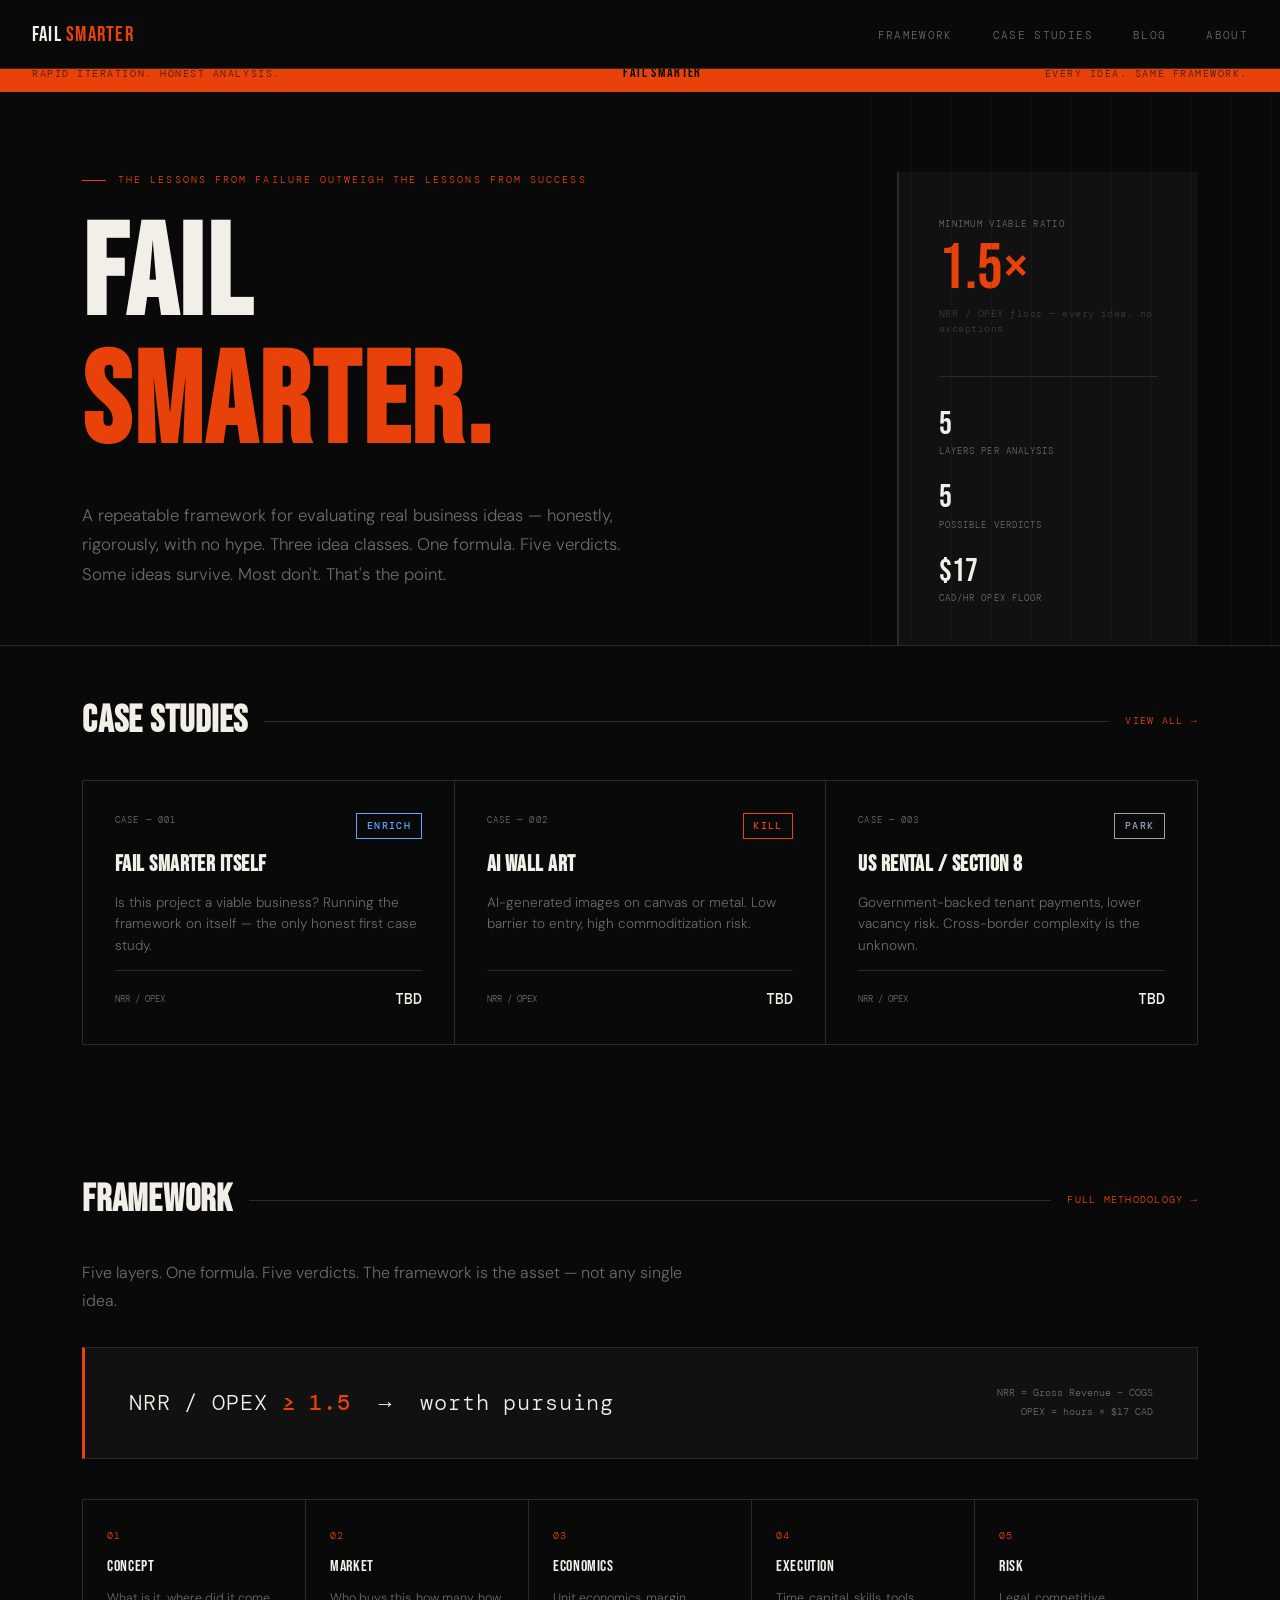
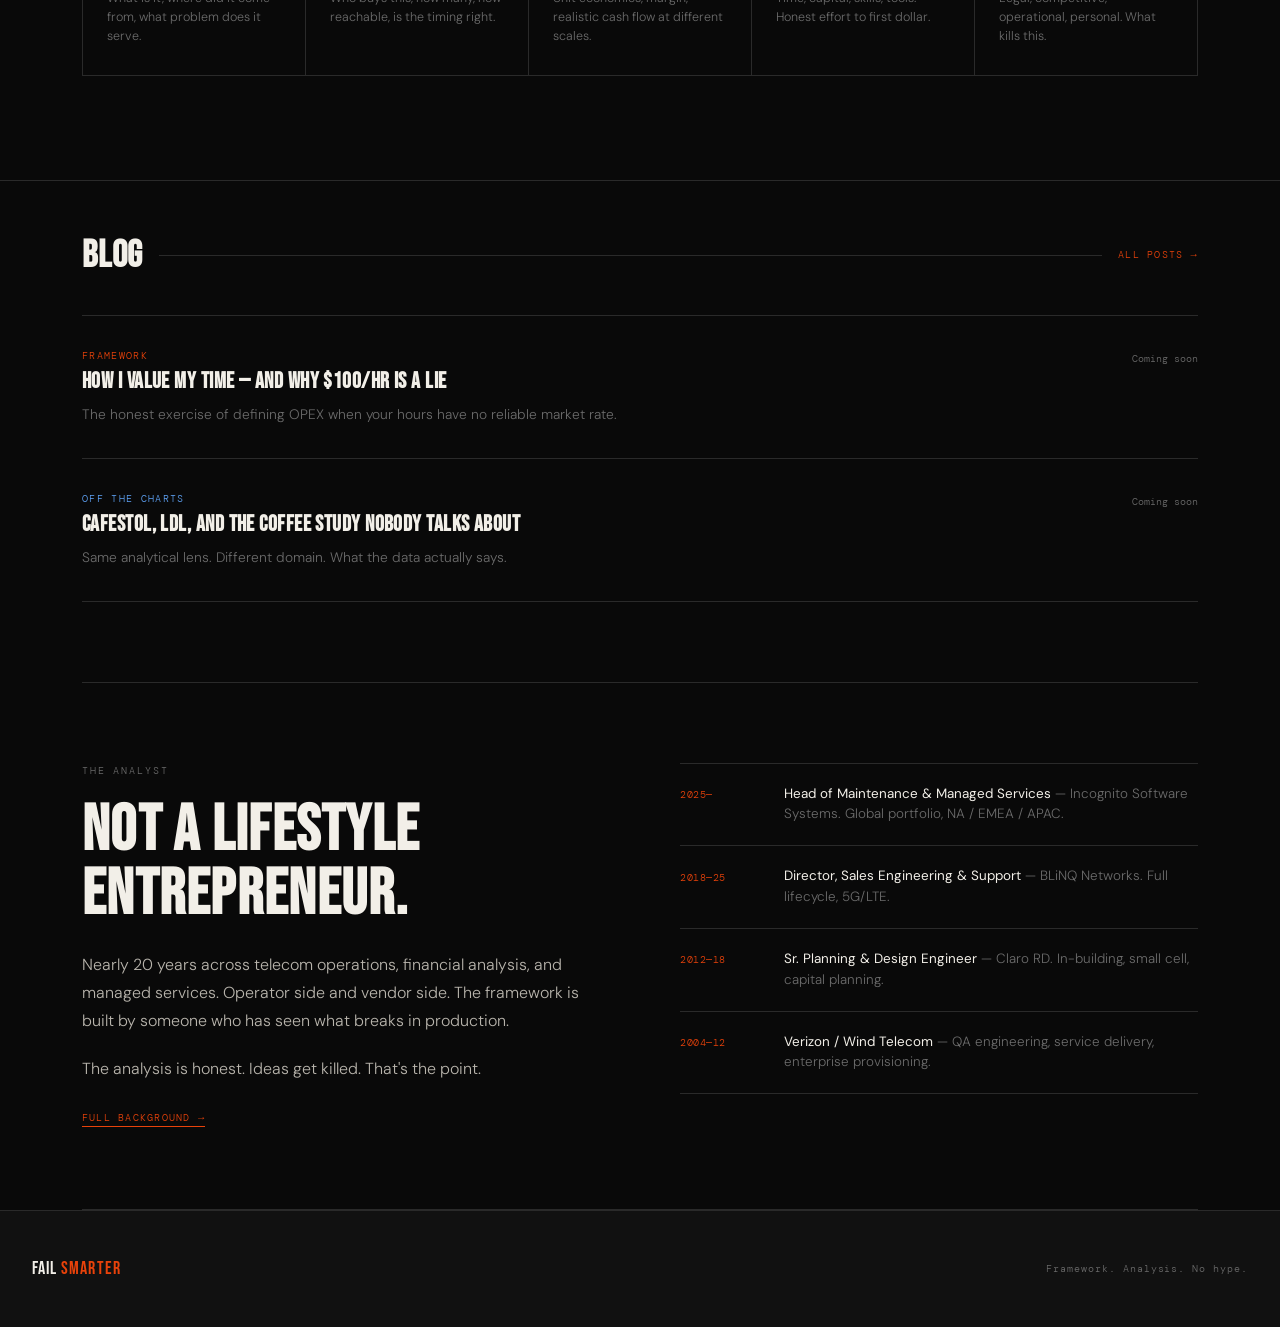
<file: index.html>
<!DOCTYPE html>
<html lang="en">
<head>
  <meta charset="UTF-8" />
  <meta name="viewport" content="width=device-width, initial-scale=1.0" />
  <title>Fail Smarter — Rigorous Business Analysis</title>
  <meta name="description" content="A framework for evaluating real business ideas — honestly, rigorously, with no hype." />
  <link rel="stylesheet" href="css/style.css" />
</head>
<body>

<nav>
  <div class="nav-logo">Fail <em>Smarter</em></div>
  <ul class="nav-links">
    <li><a href="framework.html">Framework</a></li>
    <li><a href="cases.html">Case Studies</a></li>
    <li><a href="blog.html">Blog</a></li>
    <li><a href="about.html">About</a></li>
  </ul>
</nav>

<div class="issue-bar">
  <span>Rapid iteration. Honest analysis.</span>
  <span class="issue-title">Fail Smarter</span>
  <span>Every idea. Same framework.</span>
</div>

<section class="hero">
  <div class="container">
    <div class="hero-inner">
      <div class="hero-left">
        <div class="hero-kicker fade-up">The lessons from failure outweigh the lessons from success</div>
        <h1 class="fade-up">Fail<br><em>Smarter.</em></h1>
        <p class="hero-deck fade-up">A repeatable framework for evaluating real business ideas — honestly, rigorously, with no hype. Three idea classes. One formula. Five verdicts. Some ideas survive. Most don't. That's the point.</p>
      </div>
      <div class="hero-right fade-up">
        <div class="hero-metric-label">Minimum viable ratio</div>
        <div class="hero-metric">1.5×</div>
        <div class="hero-metric-note">NRR / OPEX floor — every idea, no exceptions</div>
        <div class="hero-stats">
          <div class="hero-stat"><div class="num">5</div><div class="lbl">Layers per analysis</div></div>
          <div class="hero-stat"><div class="num">5</div><div class="lbl">Possible verdicts</div></div>
          <div class="hero-stat"><div class="num">$17</div><div class="lbl">CAD/hr OPEX floor</div></div>
        </div>
      </div>
    </div>
  </div>
</section>

<section>
  <div class="container">
    <div class="section-rule">
      <h2>Case Studies</h2>
      <div class="rule-line"></div>
      <a href="cases.html">View all →</a>
    </div>
    <div class="case-grid">
      <div class="case-card" onclick="location.href='cases.html'">
        <div class="case-card-top">
          <span class="case-num">CASE — 001</span>
          <span class="verdict verdict-enrich">Enrich</span>
        </div>
        <h3>Fail Smarter Itself</h3>
        <p>Is this project a viable business? Running the framework on itself — the only honest first case study.</p>
        <div class="case-card-footer">
          <span class="ratio-label">NRR / OPEX</span>
          <span class="ratio-val">TBD</span>
        </div>
      </div>
      <div class="case-card" onclick="location.href='cases.html'">
        <div class="case-card-top">
          <span class="case-num">CASE — 002</span>
          <span class="verdict verdict-kill">Kill</span>
        </div>
        <h3>AI Wall Art</h3>
        <p>AI-generated images on canvas or metal. Low barrier to entry, high commoditization risk.</p>
        <div class="case-card-footer">
          <span class="ratio-label">NRR / OPEX</span>
          <span class="ratio-val">TBD</span>
        </div>
      </div>
      <div class="case-card" onclick="location.href='cases.html'">
        <div class="case-card-top">
          <span class="case-num">CASE — 003</span>
          <span class="verdict verdict-park">Park</span>
        </div>
        <h3>US Rental / Section 8</h3>
        <p>Government-backed tenant payments, lower vacancy risk. Cross-border complexity is the unknown.</p>
        <div class="case-card-footer">
          <span class="ratio-label">NRR / OPEX</span>
          <span class="ratio-val">TBD</span>
        </div>
      </div>
    </div>
  </div>
</section>

<section style="padding-bottom:5rem; border-bottom:1px solid var(--border);">
  <div class="container">
    <div class="section-rule">
      <h2>Framework</h2>
      <div class="rule-line"></div>
      <a href="framework.html">Full methodology →</a>
    </div>
    <p style="max-width:58ch; color:var(--muted); margin-bottom:0.5rem;">Five layers. One formula. Five verdicts. The framework is the asset — not any single idea.</p>
    <div class="formula-block">
      <div class="formula-expr">NRR / OPEX <span class="floor">≥ 1.5</span> &nbsp;→&nbsp; worth pursuing</div>
      <div class="formula-note">NRR = Gross Revenue − COGS<br>OPEX = hours × $17 CAD</div>
    </div>
    <div class="fw-layers">
      <div class="fw-layer"><div class="fw-layer-num">01</div><h4>Concept</h4><p>What is it, where did it come from, what problem does it serve.</p></div>
      <div class="fw-layer"><div class="fw-layer-num">02</div><h4>Market</h4><p>Who buys this, how many, how reachable, is the timing right.</p></div>
      <div class="fw-layer"><div class="fw-layer-num">03</div><h4>Economics</h4><p>Unit economics, margin, realistic cash flow at different scales.</p></div>
      <div class="fw-layer"><div class="fw-layer-num">04</div><h4>Execution</h4><p>Time, capital, skills, tools. Honest effort to first dollar.</p></div>
      <div class="fw-layer"><div class="fw-layer-num">05</div><h4>Risk</h4><p>Legal, competitive, operational, personal. What kills this.</p></div>
    </div>
  </div>
</section>

<section>
  <div class="container">
    <div class="section-rule">
      <h2>Blog</h2>
      <div class="rule-line"></div>
      <a href="blog.html">All posts →</a>
    </div>
    <div class="blog-list">
      <div class="blog-card" onclick="location.href='blog.html'">
        <div>
          <div class="blog-tag tag-fw">Framework</div>
          <h3>How I Value My Time — And Why $100/hr Is A Lie</h3>
          <p>The honest exercise of defining OPEX when your hours have no reliable market rate.</p>
        </div>
        <div class="blog-date">Coming soon</div>
      </div>
      <div class="blog-card" onclick="location.href='blog.html'">
        <div>
          <div class="blog-tag tag-oc">Off The Charts</div>
          <h3>Cafestol, LDL, and the Coffee Study Nobody Talks About</h3>
          <p>Same analytical lens. Different domain. What the data actually says.</p>
        </div>
        <div class="blog-date">Coming soon</div>
      </div>
    </div>
  </div>
</section>

<section class="container">
  <div class="about-strip">
    <div>
      <div class="label" style="margin-bottom:1.25rem;">The Analyst</div>
      <h2>Not a lifestyle entrepreneur.</h2>
      <p>Nearly 20 years across telecom operations, financial analysis, and managed services. Operator side and vendor side. The framework is built by someone who has seen what breaks in production.</p>
      <p>The analysis is honest. Ideas get killed. That's the point.</p>
      <a href="about.html" class="read-more">Full background →</a>
    </div>
    <div class="credentials">
      <div class="credential"><span class="cred-year">2025—</span><span class="cred-text"><strong>Head of Maintenance & Managed Services</strong> — Incognito Software Systems. Global portfolio, NA / EMEA / APAC.</span></div>
      <div class="credential"><span class="cred-year">2018—25</span><span class="cred-text"><strong>Director, Sales Engineering & Support</strong> — BLiNQ Networks. Full lifecycle, 5G/LTE.</span></div>
      <div class="credential"><span class="cred-year">2012—18</span><span class="cred-text"><strong>Sr. Planning & Design Engineer</strong> — Claro RD. In-building, small cell, capital planning.</span></div>
      <div class="credential"><span class="cred-year">2004—12</span><span class="cred-text"><strong>Verizon / Wind Telecom</strong> — QA engineering, service delivery, enterprise provisioning.</span></div>
    </div>
  </div>
</section>

<footer>
  <div class="footer-logo">Fail <em>Smarter</em></div>
  <p>Framework. Analysis. No hype.</p>
</footer>

</body>
</html>
</file>
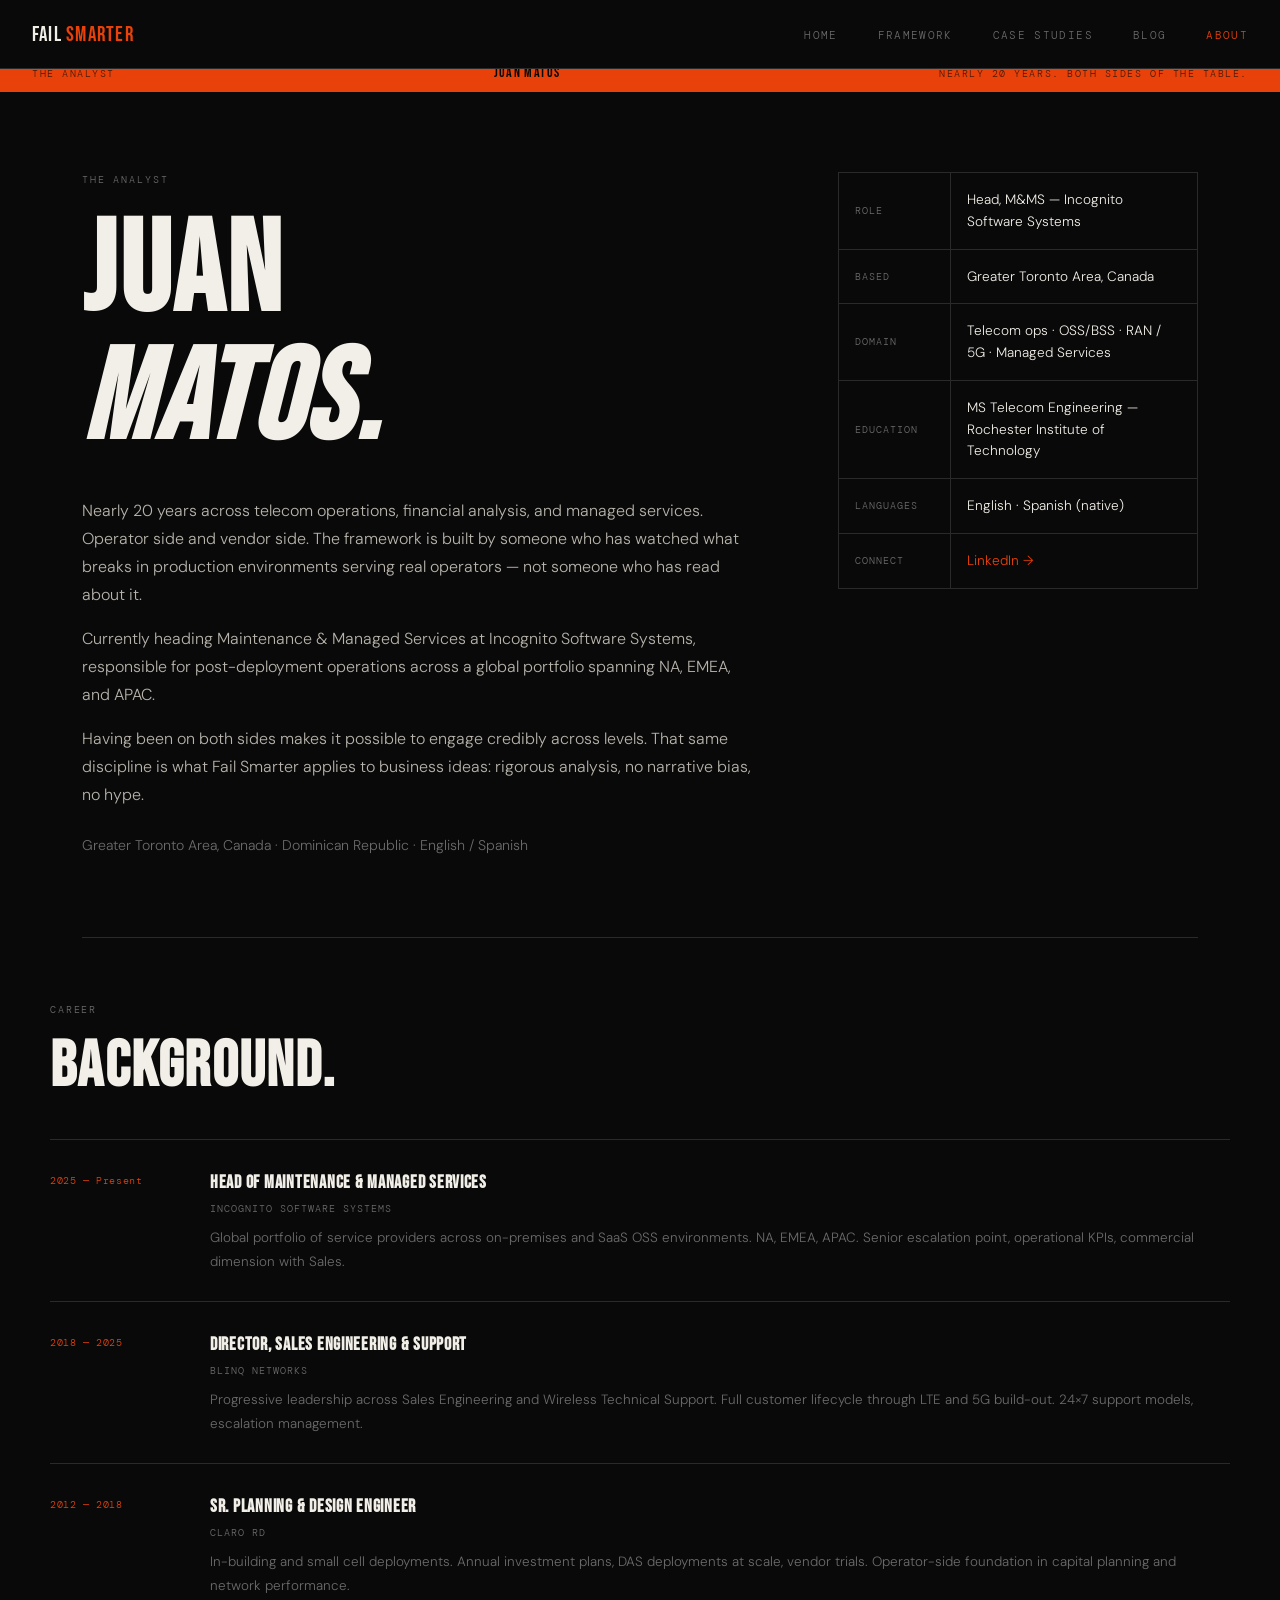
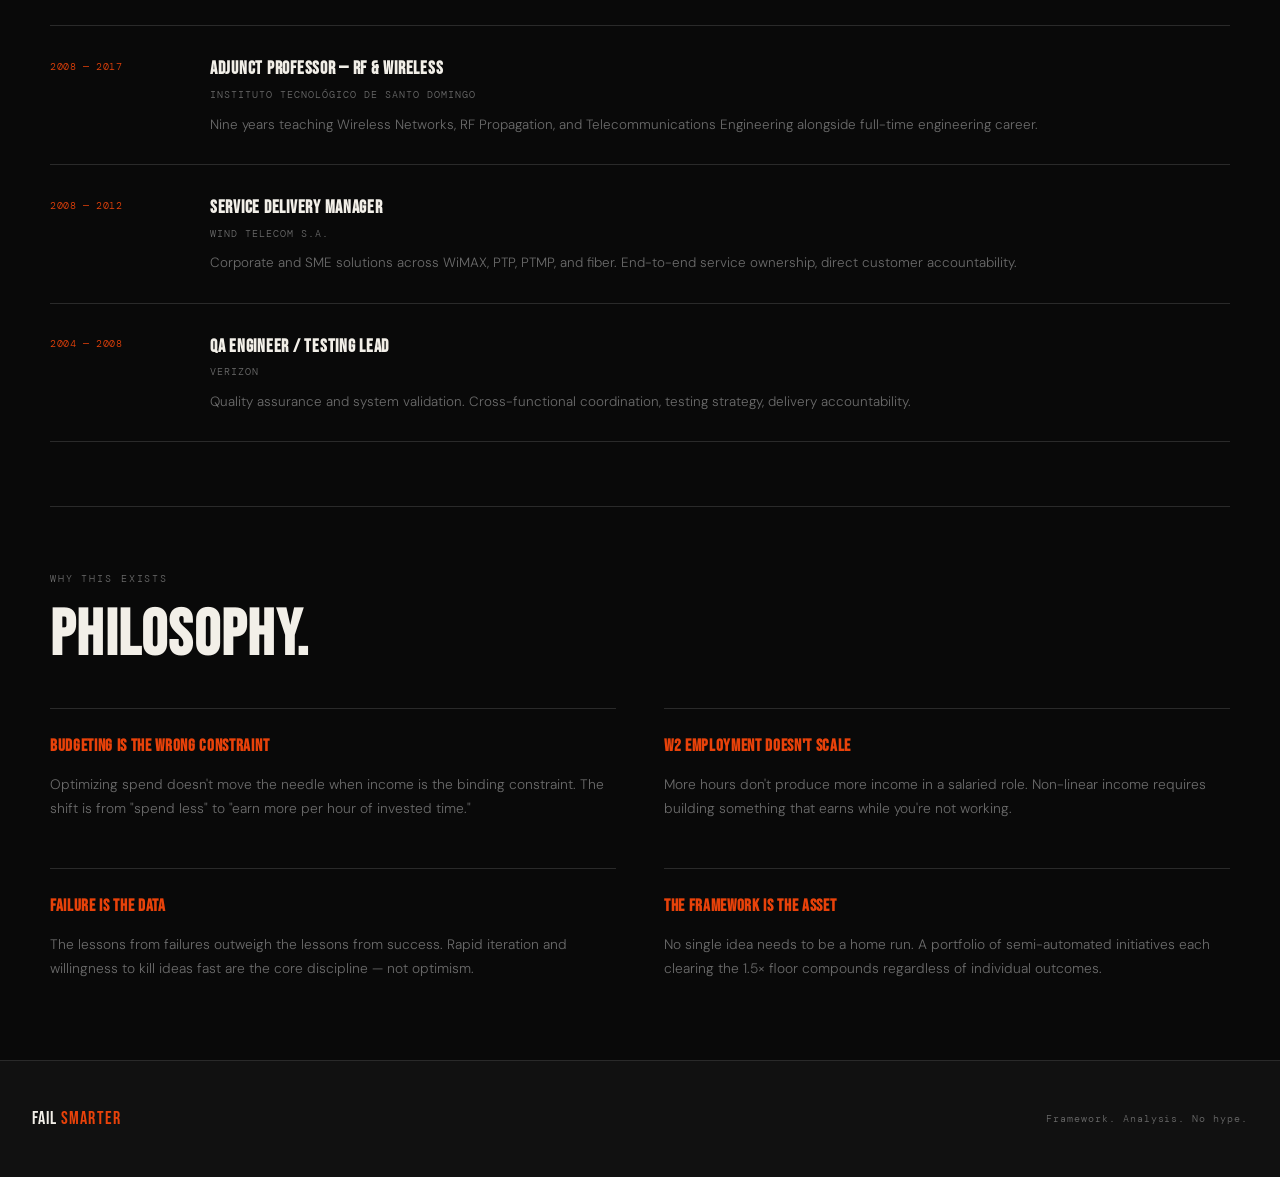
<file: about.html>
<!DOCTYPE html>
<html lang="en">
<head>
  <meta charset="UTF-8" /><meta name="viewport" content="width=device-width, initial-scale=1.0" />
  <title>About — Fail Smarter</title>
  <link rel="stylesheet" href="css/style.css" />
  <style>
    .about-hero { display:grid; grid-template-columns:1fr 360px; gap:5rem; padding:5rem 0; border-bottom:1px solid var(--border); align-items:start; }
    .facts { display:flex; flex-direction:column; background:var(--border); border:1px solid var(--border); gap:1px; }
    .fact-row { display:grid; grid-template-columns:7rem 1fr; background:var(--black); }
    .fact-k { font-family:var(--font-mono); font-size:0.6rem; letter-spacing:0.1em; text-transform:uppercase; color:var(--muted); padding:1rem; border-right:1px solid var(--border); display:flex; align-items:center; }
    .fact-v { font-size:0.85rem; color:var(--white); padding:1rem; display:flex; align-items:center; }
    .tl-section { padding:4rem 0; border-bottom:1px solid var(--border); }
    .tl-items { display:flex; flex-direction:column; margin-top:2.5rem; }
    .tl-row { display:grid; grid-template-columns:8rem 1fr; gap:2rem; padding:1.75rem 0; border-bottom:1px solid var(--border); }
    .tl-row:first-child { border-top:1px solid var(--border); }
    .tl-period { font-family:var(--font-mono); font-size:0.62rem; color:var(--signal); letter-spacing:0.06em; padding-top:0.3rem; }
    .tl-content h4 { font-family:var(--font-display); font-size:1.15rem; letter-spacing:0.04em; color:var(--white); margin-bottom:0.2rem; }
    .tl-co { font-family:var(--font-mono); font-size:0.62rem; color:var(--muted); letter-spacing:0.1em; text-transform:uppercase; margin-bottom:0.6rem; }
    .tl-content p { font-size:0.84rem; color:var(--muted); }
    .phil-grid { display:grid; grid-template-columns:1fr 1fr; gap:3rem; margin-top:2.5rem; }
    .phil-item { border-top:1px solid var(--border); padding-top:1.5rem; }
    .phil-item h4 { font-family:var(--font-display); font-size:1.05rem; letter-spacing:0.04em; color:var(--signal); margin-bottom:0.75rem; }
    .phil-item p { font-size:0.86rem; color:var(--muted); }
    @media(max-width:860px){ .about-hero{grid-template-columns:1fr;} .phil-grid{grid-template-columns:1fr;} .tl-row{grid-template-columns:1fr;gap:0.5rem;} }
  </style>
</head>
<body>
<nav>
  <div class="nav-logo">Fail <em>Smarter</em></div>
  <ul class="nav-links">
    <li><a href="index.html">Home</a></li><li><a href="framework.html">Framework</a></li>
    <li><a href="cases.html">Case Studies</a></li><li><a href="blog.html">Blog</a></li>
    <li><a href="about.html" class="active">About</a></li>
  </ul>
</nav>
<div class="issue-bar">
  <span>The analyst</span><span class="issue-title">Juan Matos</span><span>Nearly 20 years. Both sides of the table.</span>
</div>
<section class="container">
  <div class="about-hero">
    <div>
      <div class="label" style="margin-bottom:1.25rem;">The Analyst</div>
      <h1>Juan<br><em>Matos.</em></h1>
      <p style="margin-top:2rem;">Nearly 20 years across telecom operations, financial analysis, and managed services. Operator side and vendor side. The framework is built by someone who has watched what breaks in production environments serving real operators — not someone who has read about it.</p>
      <p>Currently heading Maintenance & Managed Services at Incognito Software Systems, responsible for post-deployment operations across a global portfolio spanning NA, EMEA, and APAC.</p>
      <p>Having been on both sides makes it possible to engage credibly across levels. That same discipline is what Fail Smarter applies to business ideas: rigorous analysis, no narrative bias, no hype.</p>
      <p style="color:var(--muted); font-size:0.88rem; margin-top:1.5rem;">Greater Toronto Area, Canada · Dominican Republic · English / Spanish</p>
    </div>
    <div>
      <div class="facts">
        <div class="fact-row"><div class="fact-k">Role</div><div class="fact-v">Head, M&MS — Incognito Software Systems</div></div>
        <div class="fact-row"><div class="fact-k">Based</div><div class="fact-v">Greater Toronto Area, Canada</div></div>
        <div class="fact-row"><div class="fact-k">Domain</div><div class="fact-v">Telecom ops · OSS/BSS · RAN / 5G · Managed Services</div></div>
        <div class="fact-row"><div class="fact-k">Education</div><div class="fact-v">MS Telecom Engineering — Rochester Institute of Technology</div></div>
        <div class="fact-row"><div class="fact-k">Languages</div><div class="fact-v">English · Spanish (native)</div></div>
        <div class="fact-row"><div class="fact-k">Connect</div><div class="fact-v"><a href="https://www.linkedin.com/in/juanmiguelmatos" style="color:var(--signal);">LinkedIn →</a></div></div>
      </div>
    </div>
  </div>
</section>
<section class="container tl-section">
  <div class="label" style="margin-bottom:1rem;">Career</div>
  <h2>Background.</h2>
  <div class="tl-items">
    <div class="tl-row"><div class="tl-period">2025 — Present</div><div class="tl-content"><h4>Head of Maintenance & Managed Services</h4><div class="tl-co">Incognito Software Systems</div><p>Global portfolio of service providers across on-premises and SaaS OSS environments. NA, EMEA, APAC. Senior escalation point, operational KPIs, commercial dimension with Sales.</p></div></div>
    <div class="tl-row"><div class="tl-period">2018 — 2025</div><div class="tl-content"><h4>Director, Sales Engineering & Support</h4><div class="tl-co">BLiNQ Networks</div><p>Progressive leadership across Sales Engineering and Wireless Technical Support. Full customer lifecycle through LTE and 5G build-out. 24×7 support models, escalation management.</p></div></div>
    <div class="tl-row"><div class="tl-period">2012 — 2018</div><div class="tl-content"><h4>Sr. Planning & Design Engineer</h4><div class="tl-co">Claro RD</div><p>In-building and small cell deployments. Annual investment plans, DAS deployments at scale, vendor trials. Operator-side foundation in capital planning and network performance.</p></div></div>
    <div class="tl-row"><div class="tl-period">2008 — 2017</div><div class="tl-content"><h4>Adjunct Professor — RF & Wireless</h4><div class="tl-co">Instituto Tecnológico de Santo Domingo</div><p>Nine years teaching Wireless Networks, RF Propagation, and Telecommunications Engineering alongside full-time engineering career.</p></div></div>
    <div class="tl-row"><div class="tl-period">2008 — 2012</div><div class="tl-content"><h4>Service Delivery Manager</h4><div class="tl-co">Wind Telecom S.A.</div><p>Corporate and SME solutions across WiMAX, PTP, PTMP, and fiber. End-to-end service ownership, direct customer accountability.</p></div></div>
    <div class="tl-row"><div class="tl-period">2004 — 2008</div><div class="tl-content"><h4>QA Engineer / Testing Lead</h4><div class="tl-co">Verizon</div><p>Quality assurance and system validation. Cross-functional coordination, testing strategy, delivery accountability.</p></div></div>
  </div>
</section>
<section class="container" style="padding:4rem 0 5rem;">
  <div class="label" style="margin-bottom:1rem;">Why this exists</div>
  <h2>Philosophy.</h2>
  <div class="phil-grid">
    <div class="phil-item"><h4>Budgeting is the wrong constraint</h4><p>Optimizing spend doesn't move the needle when income is the binding constraint. The shift is from "spend less" to "earn more per hour of invested time."</p></div>
    <div class="phil-item"><h4>W2 employment doesn't scale</h4><p>More hours don't produce more income in a salaried role. Non-linear income requires building something that earns while you're not working.</p></div>
    <div class="phil-item"><h4>Failure is the data</h4><p>The lessons from failures outweigh the lessons from success. Rapid iteration and willingness to kill ideas fast are the core discipline — not optimism.</p></div>
    <div class="phil-item"><h4>The framework is the asset</h4><p>No single idea needs to be a home run. A portfolio of semi-automated initiatives each clearing the 1.5× floor compounds regardless of individual outcomes.</p></div>
  </div>
</section>
<footer><div class="footer-logo">Fail <em>Smarter</em></div><p>Framework. Analysis. No hype.</p></footer>
</body>
</html>
</file>
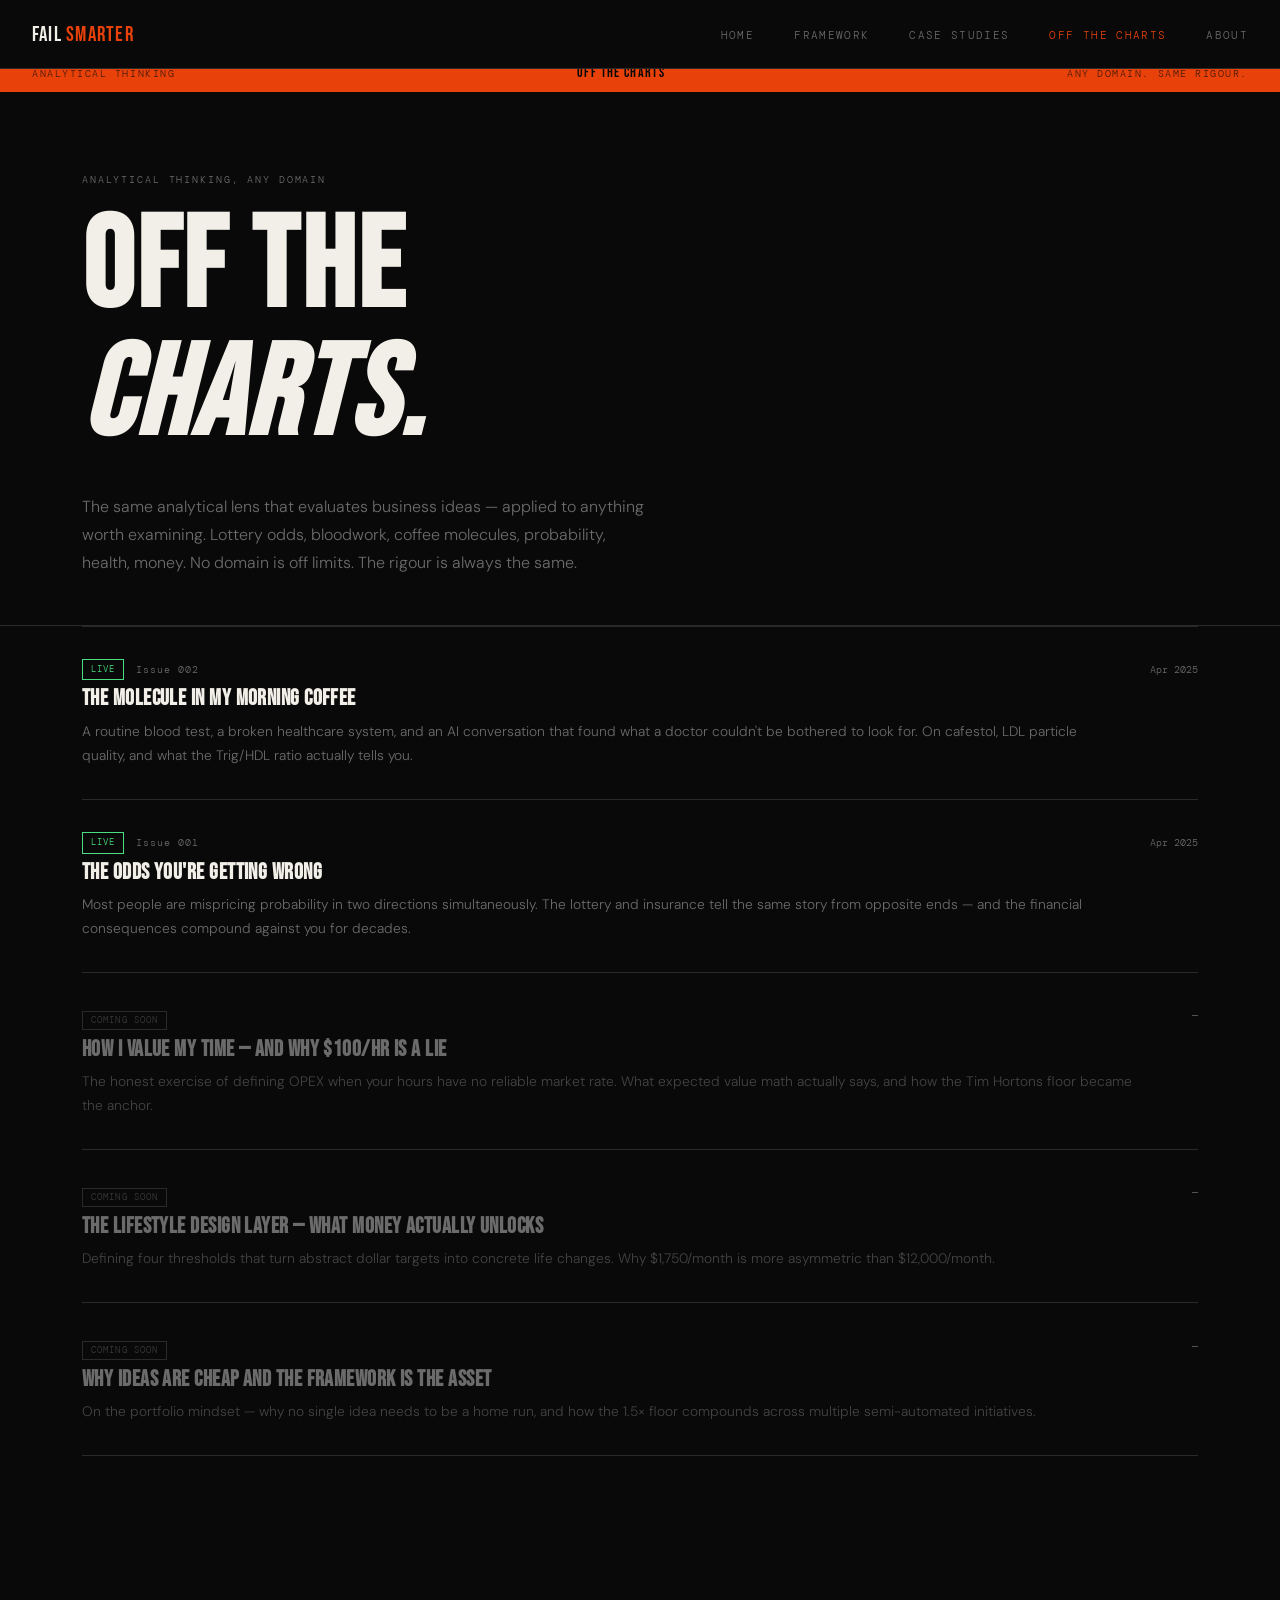
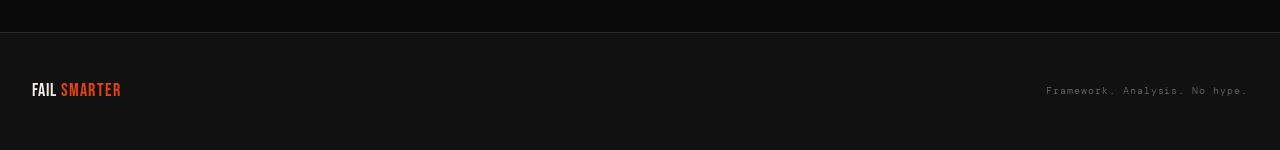
<file: blog.html>
<!DOCTYPE html>
<html lang="en">
<head>
  <meta charset="UTF-8" /><meta name="viewport" content="width=device-width, initial-scale=1.0" />
  <title>Off The Charts — Fail Smarter</title>
  <meta name="description" content="Analytical thinking applied anywhere. Lottery odds, bloodwork, business ideas — same rigour, any domain." />
  <link rel="stylesheet" href="css/style.css" />
  <style>
    .blog-card-live { cursor: pointer; }
    .blog-card-live h3 { transition: color 0.15s; }
    .blog-card-live:hover h3 { color: var(--signal); }
    .live-tag {
      font-family: var(--font-mono);
      font-size: 0.58rem;
      letter-spacing: 0.12em;
      text-transform: uppercase;
      color: #4ade80;
      border: 1px solid #4ade80;
      padding: 0.15rem 0.5rem;
    }
    .coming-tag {
      font-family: var(--font-mono);
      font-size: 0.58rem;
      letter-spacing: 0.12em;
      text-transform: uppercase;
      color: var(--dim);
      border: 1px solid var(--border);
      padding: 0.15rem 0.5rem;
    }
    .blog-card:not(.blog-card-live) h3 { color: var(--muted); }
    .blog-card:not(.blog-card-live) p { opacity: 0.6; }
  </style>
</head>
<body>
<nav>
  <div class="nav-logo">Fail <em>Smarter</em></div>
  <ul class="nav-links">
    <li><a href="index.html">Home</a></li>
    <li><a href="framework.html">Framework</a></li>
    <li><a href="cases.html">Case Studies</a></li>
    <li><a href="blog.html" class="active">Off The Charts</a></li>
    <li><a href="about.html">About</a></li>
  </ul>
</nav>
<div class="issue-bar">
  <span>Analytical thinking</span>
  <span class="issue-title">Off The Charts</span>
  <span>Any domain. Same rigour.</span>
</div>

<section style="padding:5rem 0 3rem; border-bottom:1px solid var(--border);">
  <div class="container">
    <div class="label" style="margin-bottom:1rem;">Analytical thinking, any domain</div>
    <h1>Off The<br><em>Charts.</em></h1>
    <p style="max-width:52ch; margin-top:2rem; color:var(--muted);">The same analytical lens that evaluates business ideas — applied to anything worth examining. Lottery odds, bloodwork, coffee molecules, probability, health, money. No domain is off limits. The rigour is always the same.</p>
  </div>
</section>

<div class="container" style="padding-bottom:6rem;">
  <div class="blog-list" style="margin-top:0;">

    <div class="blog-card blog-card-live" onclick="location.href='blog/the-molecule-in-my-morning-coffee.html'">
      <div>
        <div style="display:flex; align-items:center; gap:0.75rem; margin-bottom:0.5rem;">
          <span class="live-tag">Live</span>
          <span class="mono muted" style="font-size:0.62rem; letter-spacing:0.1em;">Issue 002</span>
        </div>
        <h3>The Molecule in My Morning Coffee</h3>
        <p>A routine blood test, a broken healthcare system, and an AI conversation that found what a doctor couldn't be bothered to look for. On cafestol, LDL particle quality, and what the Trig/HDL ratio actually tells you.</p>
      </div>
      <div class="blog-date">Apr 2025</div>
    </div>

    <div class="blog-card blog-card-live" onclick="location.href='blog/the-odds-youre-getting-wrong.html'">
      <div>
        <div style="display:flex; align-items:center; gap:0.75rem; margin-bottom:0.5rem;">
          <span class="live-tag">Live</span>
          <span class="mono muted" style="font-size:0.62rem; letter-spacing:0.1em;">Issue 001</span>
        </div>
        <h3>The Odds You're Getting Wrong</h3>
        <p>Most people are mispricing probability in two directions simultaneously. The lottery and insurance tell the same story from opposite ends — and the financial consequences compound against you for decades.</p>
      </div>
      <div class="blog-date">Apr 2025</div>
    </div>

    <div class="blog-card">
      <div>
        <div style="margin-bottom:0.5rem;"><span class="coming-tag">Coming soon</span></div>
        <h3>How I Value My Time — And Why $100/hr Is A Lie</h3>
        <p>The honest exercise of defining OPEX when your hours have no reliable market rate. What expected value math actually says, and how the Tim Hortons floor became the anchor.</p>
      </div>
      <div class="blog-date">—</div>
    </div>

    <div class="blog-card">
      <div>
        <div style="margin-bottom:0.5rem;"><span class="coming-tag">Coming soon</span></div>
        <h3>The Lifestyle Design Layer — What Money Actually Unlocks</h3>
        <p>Defining four thresholds that turn abstract dollar targets into concrete life changes. Why $1,750/month is more asymmetric than $12,000/month.</p>
      </div>
      <div class="blog-date">—</div>
    </div>

    <div class="blog-card">
      <div>
        <div style="margin-bottom:0.5rem;"><span class="coming-tag">Coming soon</span></div>
        <h3>Why Ideas Are Cheap and the Framework Is the Asset</h3>
        <p>On the portfolio mindset — why no single idea needs to be a home run, and how the 1.5× floor compounds across multiple semi-automated initiatives.</p>
      </div>
      <div class="blog-date">—</div>
    </div>

  </div>
</div>

<footer><div class="footer-logo">Fail <em>Smarter</em></div><p>Framework. Analysis. No hype.</p></footer>
</body>
</html>
</file>
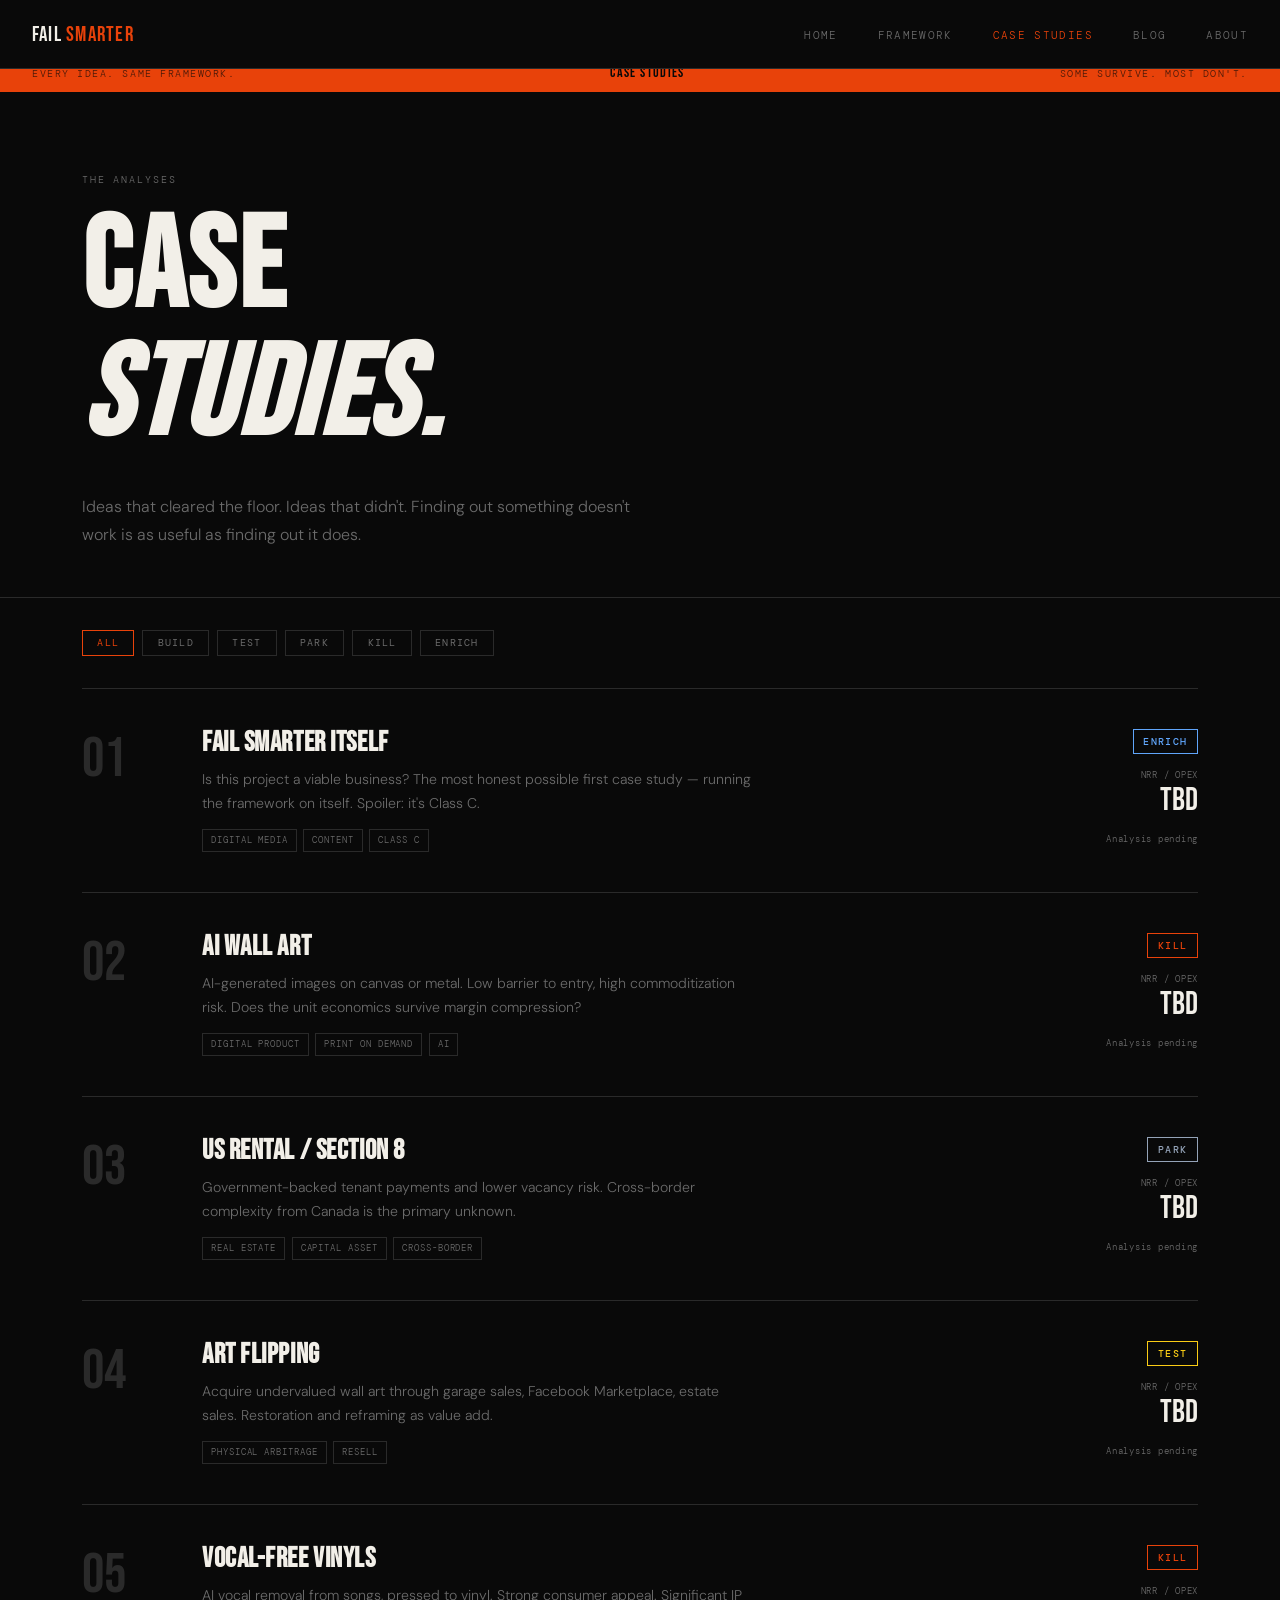
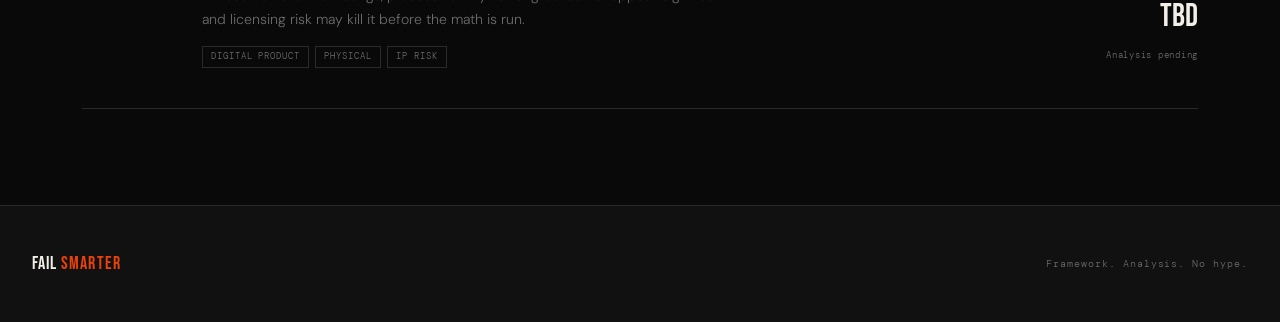
<file: cases.html>
<!DOCTYPE html>
<html lang="en">
<head>
  <meta charset="UTF-8" /><meta name="viewport" content="width=device-width, initial-scale=1.0" />
  <title>Case Studies — Fail Smarter</title>
  <link rel="stylesheet" href="css/style.css" />
  <style>
    .filter-bar { display:flex; gap:0.5rem; padding:2rem 0; border-bottom:1px solid var(--border); margin-bottom:0; flex-wrap:wrap; }
    .filter-btn { font-family:var(--font-mono); font-size:0.62rem; letter-spacing:0.12em; text-transform:uppercase; padding:0.35rem 0.9rem; border:1px solid var(--border); background:transparent; color:var(--muted); cursor:pointer; transition:all 0.15s; }
    .filter-btn:hover { border-color:var(--white); color:var(--white); }
    .filter-btn.active { border-color:var(--signal); color:var(--signal); }
    .case-row { display:grid; grid-template-columns:5rem 1fr auto; gap:2.5rem; align-items:start; padding:2.5rem 0; border-bottom:1px solid var(--border); cursor:pointer; transition:background 0.15s; }
    .case-row:hover { background:var(--surface); padding-left:0.75rem; padding-right:0.75rem; margin:0 -0.75rem; }
    .case-row-num { font-family:var(--font-display); font-size:3.5rem; color:var(--border); line-height:1; padding-top:0.2rem; }
    .case-row-main h3 { font-size:1.75rem; color:var(--white); margin-bottom:0.6rem; }
    .case-row-main p { font-size:0.88rem; color:var(--muted); max-width:55ch; }
    .case-row-tags { display:flex; gap:0.4rem; flex-wrap:wrap; margin-top:0.85rem; }
    .case-tag { font-family:var(--font-mono); font-size:0.58rem; letter-spacing:0.1em; text-transform:uppercase; color:var(--muted); border:1px solid var(--border); padding:0.18rem 0.5rem; }
    .case-row-right { display:flex; flex-direction:column; align-items:flex-end; gap:0.85rem; min-width:7rem; }
    .ratio-block .rl { font-family:var(--font-mono); font-size:0.58rem; color:var(--muted); letter-spacing:0.08em; text-align:right; }
    .ratio-block .rv { font-family:var(--font-display); font-size:2rem; color:var(--white); line-height:1.1; text-align:right; }
    .pending { font-family:var(--font-mono); font-size:0.58rem; color:var(--muted); letter-spacing:0.08em; }
    @media(max-width:640px){ .case-row{grid-template-columns:1fr;} .case-row-right{align-items:flex-start;flex-direction:row;align-items:center;} }
  </style>
</head>
<body>
<nav>
  <div class="nav-logo">Fail <em>Smarter</em></div>
  <ul class="nav-links">
    <li><a href="index.html">Home</a></li><li><a href="framework.html">Framework</a></li>
    <li><a href="cases.html" class="active">Case Studies</a></li>
    <li><a href="blog.html">Blog</a></li><li><a href="about.html">About</a></li>
  </ul>
</nav>
<div class="issue-bar">
  <span>Every idea. Same framework.</span><span class="issue-title">Case Studies</span><span>Some survive. Most don't.</span>
</div>
<section style="padding:5rem 0 3rem; border-bottom:1px solid var(--border);">
  <div class="container">
    <div class="label" style="margin-bottom:1rem;">The analyses</div>
    <h1>Case<br><em>Studies.</em></h1>
    <p style="max-width:52ch; margin-top:2rem; color:var(--muted);">Ideas that cleared the floor. Ideas that didn't. Finding out something doesn't work is as useful as finding out it does.</p>
  </div>
</section>
<div class="container">
  <div class="filter-bar">
    <button class="filter-btn active">All</button>
    <button class="filter-btn">Build</button><button class="filter-btn">Test</button>
    <button class="filter-btn">Park</button><button class="filter-btn">Kill</button>
    <button class="filter-btn">Enrich</button>
  </div>
  <div class="case-row">
    <div class="case-row-num">01</div>
    <div class="case-row-main">
      <h3>Fail Smarter Itself</h3>
      <p>Is this project a viable business? The most honest possible first case study — running the framework on itself. Spoiler: it's Class C.</p>
      <div class="case-row-tags"><span class="case-tag">Digital Media</span><span class="case-tag">Content</span><span class="case-tag">Class C</span></div>
    </div>
    <div class="case-row-right">
      <span class="verdict verdict-enrich">Enrich</span>
      <div class="ratio-block"><div class="rl">NRR / OPEX</div><div class="rv">TBD</div></div>
      <span class="pending">Analysis pending</span>
    </div>
  </div>
  <div class="case-row">
    <div class="case-row-num">02</div>
    <div class="case-row-main">
      <h3>AI Wall Art</h3>
      <p>AI-generated images on canvas or metal. Low barrier to entry, high commoditization risk. Does the unit economics survive margin compression?</p>
      <div class="case-row-tags"><span class="case-tag">Digital Product</span><span class="case-tag">Print on Demand</span><span class="case-tag">AI</span></div>
    </div>
    <div class="case-row-right">
      <span class="verdict verdict-kill">Kill</span>
      <div class="ratio-block"><div class="rl">NRR / OPEX</div><div class="rv">TBD</div></div>
      <span class="pending">Analysis pending</span>
    </div>
  </div>
  <div class="case-row">
    <div class="case-row-num">03</div>
    <div class="case-row-main">
      <h3>US Rental / Section 8</h3>
      <p>Government-backed tenant payments and lower vacancy risk. Cross-border complexity from Canada is the primary unknown.</p>
      <div class="case-row-tags"><span class="case-tag">Real Estate</span><span class="case-tag">Capital Asset</span><span class="case-tag">Cross-border</span></div>
    </div>
    <div class="case-row-right">
      <span class="verdict verdict-park">Park</span>
      <div class="ratio-block"><div class="rl">NRR / OPEX</div><div class="rv">TBD</div></div>
      <span class="pending">Analysis pending</span>
    </div>
  </div>
  <div class="case-row">
    <div class="case-row-num">04</div>
    <div class="case-row-main">
      <h3>Art Flipping</h3>
      <p>Acquire undervalued wall art through garage sales, Facebook Marketplace, estate sales. Restoration and reframing as value add.</p>
      <div class="case-row-tags"><span class="case-tag">Physical Arbitrage</span><span class="case-tag">Resell</span></div>
    </div>
    <div class="case-row-right">
      <span class="verdict verdict-test">Test</span>
      <div class="ratio-block"><div class="rl">NRR / OPEX</div><div class="rv">TBD</div></div>
      <span class="pending">Analysis pending</span>
    </div>
  </div>
  <div class="case-row" style="margin-bottom:6rem;">
    <div class="case-row-num">05</div>
    <div class="case-row-main">
      <h3>Vocal-Free Vinyls</h3>
      <p>AI vocal removal from songs, pressed to vinyl. Strong consumer appeal. Significant IP and licensing risk may kill it before the math is run.</p>
      <div class="case-row-tags"><span class="case-tag">Digital Product</span><span class="case-tag">Physical</span><span class="case-tag">IP Risk</span></div>
    </div>
    <div class="case-row-right">
      <span class="verdict verdict-kill">Kill</span>
      <div class="ratio-block"><div class="rl">NRR / OPEX</div><div class="rv">TBD</div></div>
      <span class="pending">Analysis pending</span>
    </div>
  </div>
</div>
<footer><div class="footer-logo">Fail <em>Smarter</em></div><p>Framework. Analysis. No hype.</p></footer>
<script>
  document.querySelectorAll('.filter-btn').forEach(btn => {
    btn.addEventListener('click', () => {
      document.querySelectorAll('.filter-btn').forEach(b => b.classList.remove('active'));
      btn.classList.add('active');
    });
  });
</script>
</body>
</html>
</file>
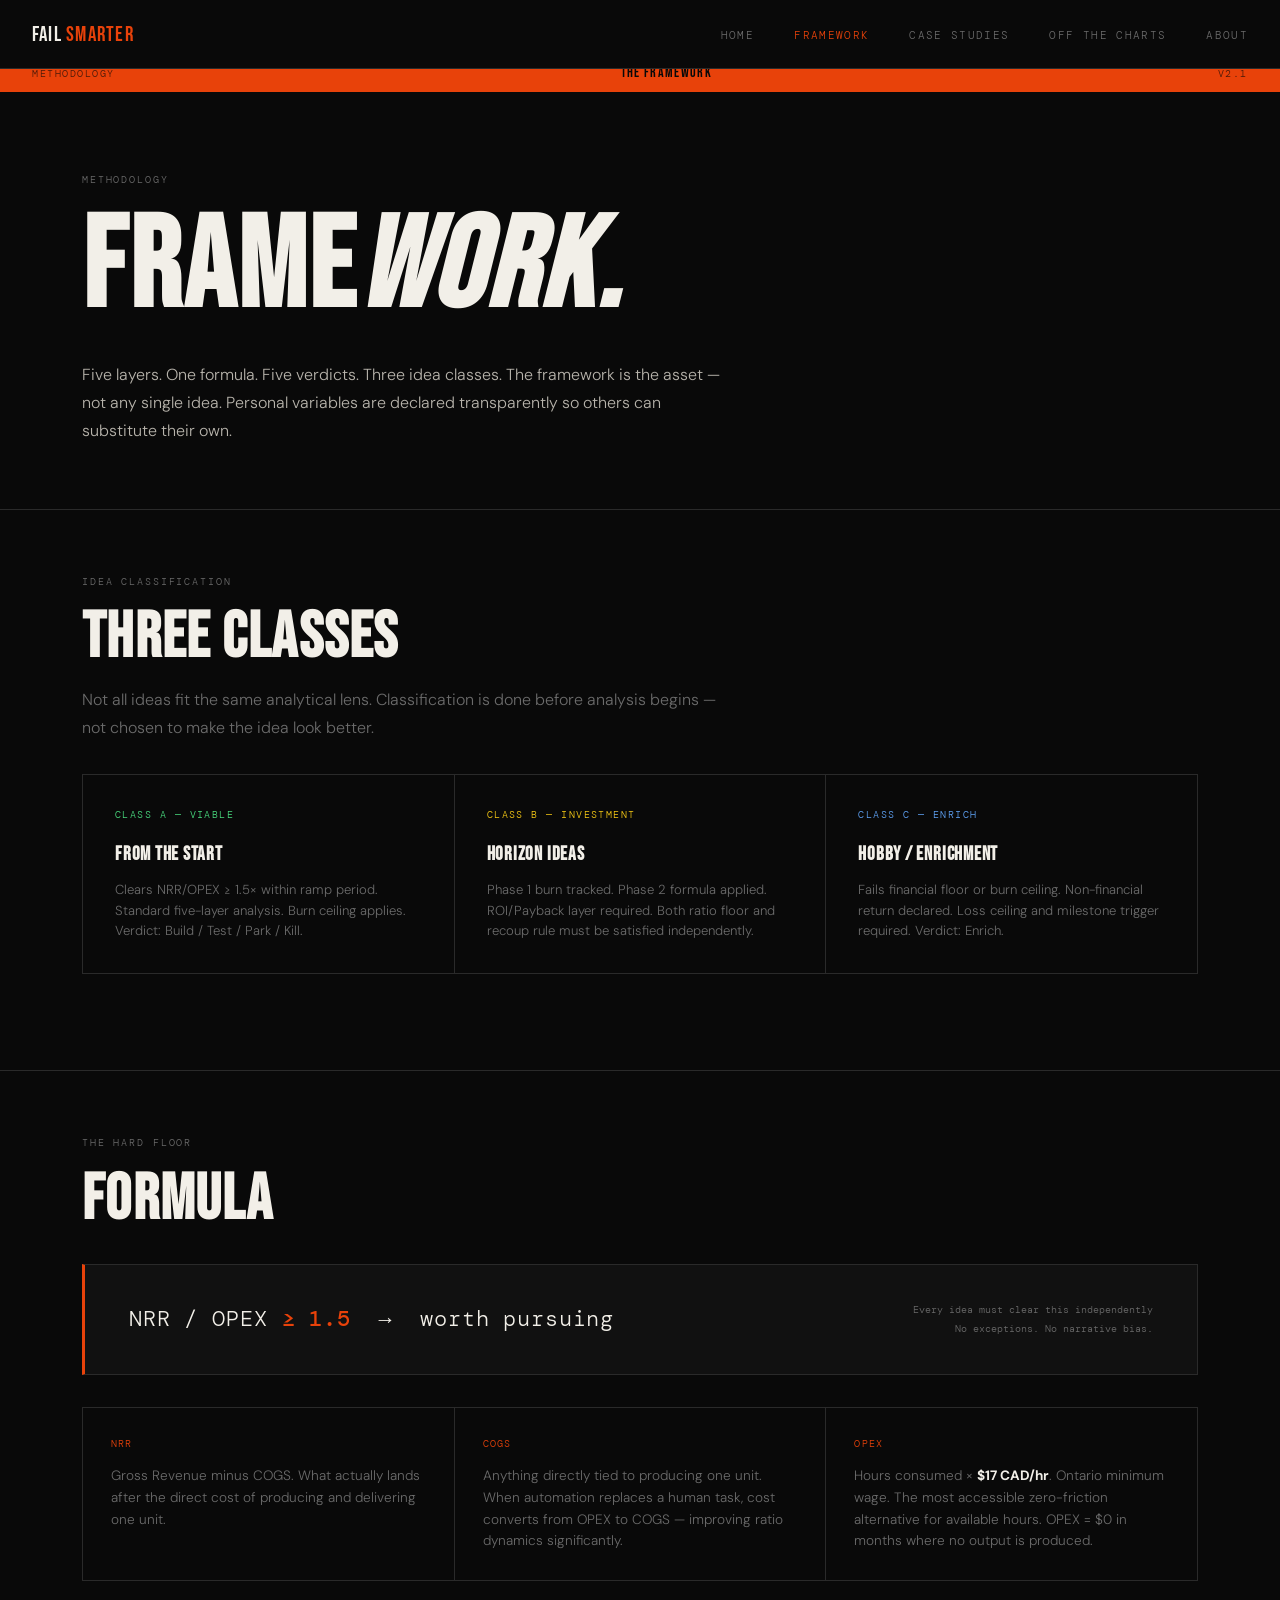
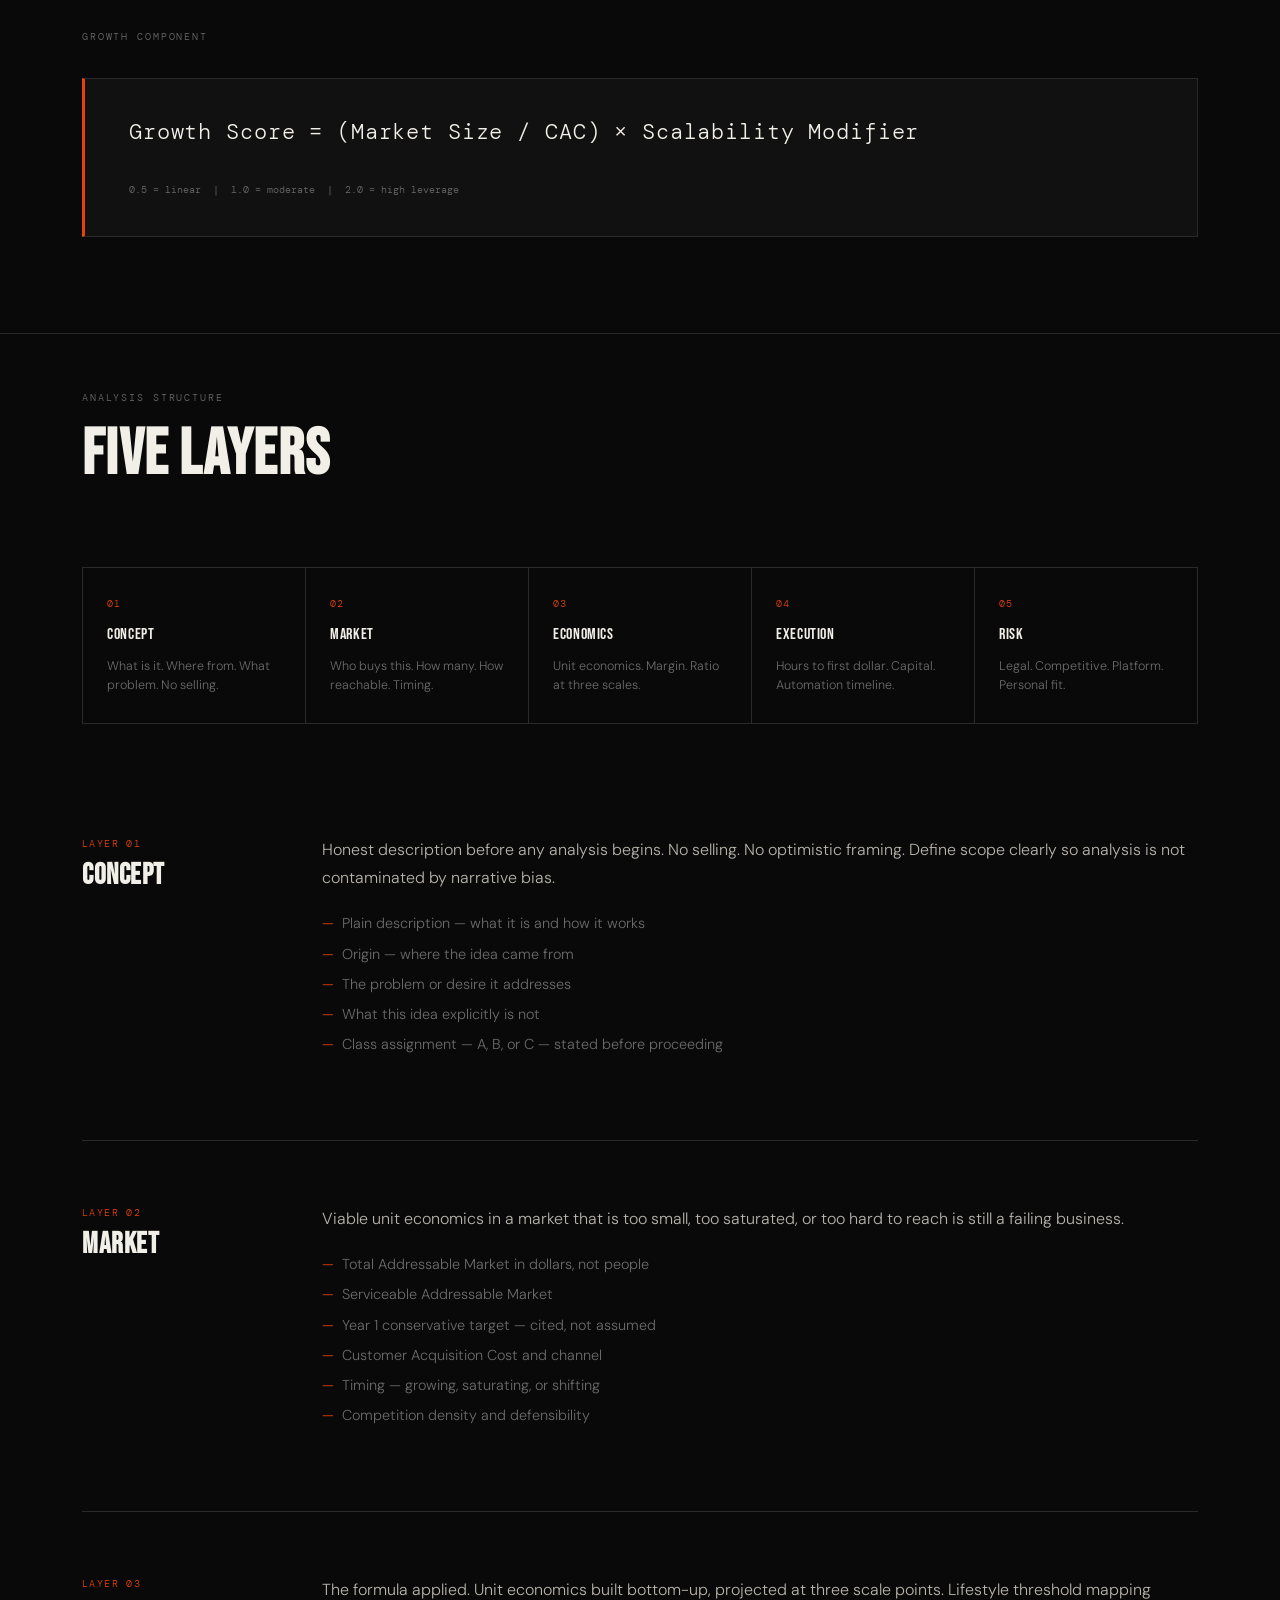
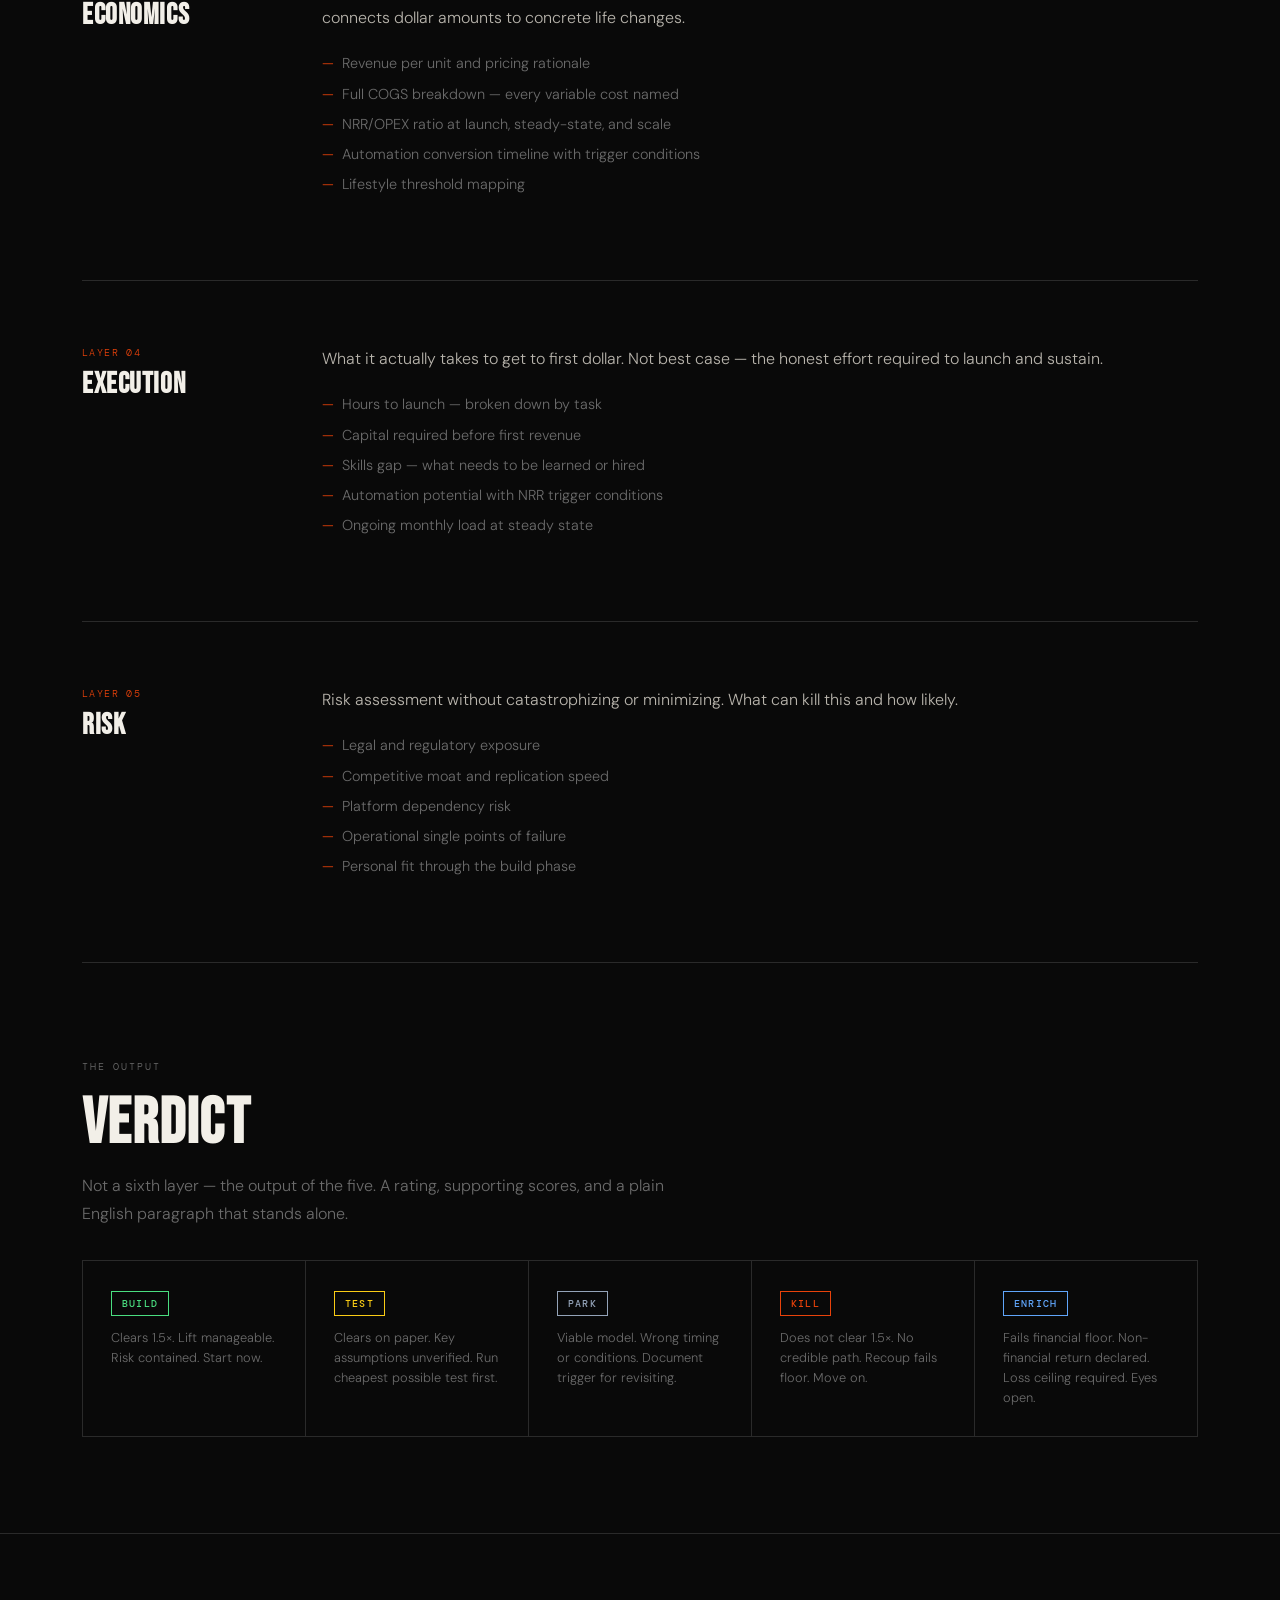
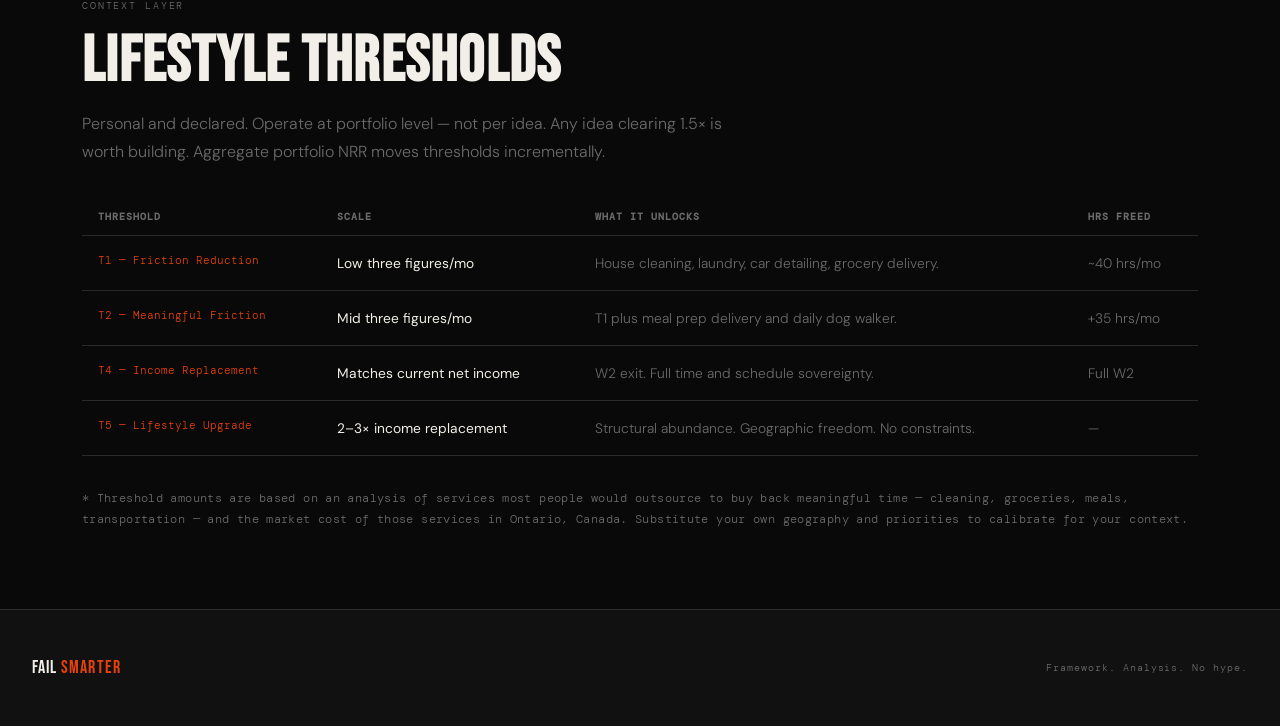
<file: framework.html>
<!DOCTYPE html>
<html lang="en">
<head>
  <meta charset="UTF-8" /><meta name="viewport" content="width=device-width, initial-scale=1.0" />
  <title>Framework — Fail Smarter</title>
  <link rel="stylesheet" href="css/style.css" />
  <style>
    .page-hero { padding:5rem 0 4rem; border-bottom:1px solid var(--border); }
    .fw-block { padding:4rem 0; border-bottom:1px solid var(--border); display:grid; grid-template-columns:11rem 1fr; gap:4rem; }
    .fw-block-aside .layer-tag { font-family:var(--font-mono); font-size:0.62rem; color:var(--signal); letter-spacing:0.14em; margin-bottom:0.6rem; }
    .fw-block-aside h3 { font-size:1.8rem; color:var(--white); }
    .fw-block-body p { margin-bottom:1.1rem; }
    .fw-block-body ul { list-style:none; margin:1.25rem 0; display:flex; flex-direction:column; gap:0.45rem; }
    .fw-block-body ul li { font-size:0.9rem; color:var(--muted); padding-left:1.25rem; position:relative; }
    .fw-block-body ul li::before { content:'—'; position:absolute; left:0; color:var(--signal); }
    .def-grid { display:grid; grid-template-columns:repeat(3,1fr); background:var(--border); border:1px solid var(--border); gap:1px; margin:2rem 0; }
    .def-item { background:var(--black); padding:1.75rem; }
    .def-term { font-family:var(--font-mono); font-size:0.65rem; color:var(--signal); letter-spacing:0.12em; margin-bottom:0.75rem; }
    .def-item p { font-size:0.85rem; color:var(--muted); line-height:1.6; }
    .verdict-strip { display:grid; grid-template-columns:repeat(5,1fr); background:var(--border); border:1px solid var(--border); gap:1px; margin:2rem 0; }
    .verdict-cell { background:var(--black); padding:1.75rem; }
    .verdict-cell p { font-size:0.8rem; color:var(--muted); margin-top:0.75rem; line-height:1.55; }
    .threshold-table { width:100%; border-collapse:collapse; margin:2rem 0; }
    .threshold-table th { font-family:var(--font-mono); font-size:0.62rem; letter-spacing:0.1em; text-transform:uppercase; color:var(--muted); text-align:left; padding:0.65rem 1rem; border-bottom:1px solid var(--border); }
    .threshold-table td { padding:1rem; font-size:0.86rem; color:var(--muted); border-bottom:1px solid var(--border); vertical-align:top; }
    .threshold-table td:first-child { font-family:var(--font-mono); color:var(--signal); font-size:0.7rem; white-space:nowrap; }
    .threshold-table td strong { color:var(--white); font-weight:400; }
    .idea-class-grid { display:grid; grid-template-columns:repeat(3,1fr); background:var(--border); border:1px solid var(--border); gap:1px; margin:2rem 0; }
    .idea-class { background:var(--black); padding:2rem; }
    .idea-class .class-tag { font-family:var(--font-mono); font-size:0.65rem; letter-spacing:0.14em; margin-bottom:1rem; }
    .idea-class h4 { font-family:var(--font-display); font-size:1.2rem; color:var(--white); margin-bottom:0.6rem; letter-spacing:0.04em; }
    .idea-class p { font-size:0.82rem; color:var(--muted); line-height:1.55; }
    @media(max-width:768px){ .fw-block{grid-template-columns:1fr;gap:1.5rem;} .def-grid{grid-template-columns:1fr;} .verdict-strip{grid-template-columns:1fr 1fr;} .idea-class-grid{grid-template-columns:1fr;} }
  </style>
</head>
<body>
<nav>
  <div class="nav-logo">Fail <em>Smarter</em></div>
  <ul class="nav-links">
    <li><a href="index.html">Home</a></li>
    <li><a href="framework.html" class="active">Framework</a></li>
    <li><a href="cases.html">Case Studies</a></li>
    <li><a href="blog.html">Off The Charts</a></li>
    <li><a href="about.html">About</a></li>
  </ul>
</nav>
<div class="issue-bar">
  <span>Methodology</span><span class="issue-title">The Framework</span><span>v2.1</span>
</div>

<section class="page-hero">
  <div class="container">
    <div class="label" style="margin-bottom:1rem;">Methodology</div>
    <h1>Frame<em>work.</em></h1>
    <p style="max-width:58ch; margin-top:1.75rem;">Five layers. One formula. Five verdicts. Three idea classes. The framework is the asset — not any single idea. Personal variables are declared transparently so others can substitute their own.</p>
  </div>
</section>

<section style="padding:4rem 0; border-bottom:1px solid var(--border);">
  <div class="container">
    <div class="label" style="margin-bottom:1rem;">Idea Classification</div>
    <h2>Three Classes</h2>
    <p style="max-width:58ch; color:var(--muted); margin-top:1rem; margin-bottom:0;">Not all ideas fit the same analytical lens. Classification is done before analysis begins — not chosen to make the idea look better.</p>
    <div class="idea-class-grid">
      <div class="idea-class">
        <div class="class-tag" style="color:#4ade80;">CLASS A — VIABLE</div>
        <h4>From the Start</h4>
        <p>Clears NRR/OPEX ≥ 1.5× within ramp period. Standard five-layer analysis. Burn ceiling applies. Verdict: Build / Test / Park / Kill.</p>
      </div>
      <div class="idea-class">
        <div class="class-tag" style="color:#facc15;">CLASS B — INVESTMENT</div>
        <h4>Horizon Ideas</h4>
        <p>Phase 1 burn tracked. Phase 2 formula applied. ROI/Payback layer required. Both ratio floor and recoup rule must be satisfied independently.</p>
      </div>
      <div class="idea-class">
        <div class="class-tag" style="color:#60a5fa;">CLASS C — ENRICH</div>
        <h4>Hobby / Enrichment</h4>
        <p>Fails financial floor or burn ceiling. Non-financial return declared. Loss ceiling and milestone trigger required. Verdict: Enrich.</p>
      </div>
    </div>
  </div>
</section>

<section style="padding:4rem 0; border-bottom:1px solid var(--border);">
  <div class="container">
    <div class="label" style="margin-bottom:1rem;">The Hard Floor</div>
    <h2>Formula</h2>
    <div class="formula-block" style="margin-top:2rem;">
      <div class="formula-expr">NRR / OPEX <span class="floor">≥ 1.5</span> &nbsp;→&nbsp; worth pursuing</div>
      <div class="formula-note">Every idea must clear this independently<br>No exceptions. No narrative bias.</div>
    </div>
    <div class="def-grid">
      <div class="def-item"><div class="def-term">NRR</div><p>Gross Revenue minus COGS. What actually lands after the direct cost of producing and delivering one unit.</p></div>
      <div class="def-item"><div class="def-term">COGS</div><p>Anything directly tied to producing one unit. When automation replaces a human task, cost converts from OPEX to COGS — improving ratio dynamics significantly.</p></div>
      <div class="def-item"><div class="def-term">OPEX</div><p>Hours consumed × <strong style="color:var(--white);">$17 CAD/hr</strong>. Ontario minimum wage. The most accessible zero-friction alternative for available hours. OPEX = $0 in months where no output is produced.</p></div>
    </div>
    <div style="margin-top:3rem;">
      <div class="label" style="margin-bottom:1rem;">Growth Component</div>
      <div class="formula-block">
        <div class="formula-expr">Growth Score = (Market Size / CAC) × Scalability Modifier</div>
        <div class="formula-note">0.5 = linear &nbsp;|&nbsp; 1.0 = moderate &nbsp;|&nbsp; 2.0 = high leverage</div>
      </div>
    </div>
  </div>
</section>

<section style="padding-bottom:2rem;">
  <div class="container">
    <div style="padding:3.5rem 0 2.5rem;">
      <div class="label" style="margin-bottom:1rem;">Analysis Structure</div>
      <h2>Five Layers</h2>
    </div>
    <div class="fw-layers" style="margin-bottom:3rem;">
      <div class="fw-layer"><div class="fw-layer-num">01</div><h4>Concept</h4><p>What is it. Where from. What problem. No selling.</p></div>
      <div class="fw-layer"><div class="fw-layer-num">02</div><h4>Market</h4><p>Who buys this. How many. How reachable. Timing.</p></div>
      <div class="fw-layer"><div class="fw-layer-num">03</div><h4>Economics</h4><p>Unit economics. Margin. Ratio at three scales.</p></div>
      <div class="fw-layer"><div class="fw-layer-num">04</div><h4>Execution</h4><p>Hours to first dollar. Capital. Automation timeline.</p></div>
      <div class="fw-layer"><div class="fw-layer-num">05</div><h4>Risk</h4><p>Legal. Competitive. Platform. Personal fit.</p></div>
    </div>

    <div class="fw-block">
      <div class="fw-block-aside"><div class="layer-tag">LAYER 01</div><h3>Concept</h3></div>
      <div class="fw-block-body">
        <p>Honest description before any analysis begins. No selling. No optimistic framing. Define scope clearly so analysis is not contaminated by narrative bias.</p>
        <ul><li>Plain description — what it is and how it works</li><li>Origin — where the idea came from</li><li>The problem or desire it addresses</li><li>What this idea explicitly is not</li><li>Class assignment — A, B, or C — stated before proceeding</li></ul>
      </div>
    </div>
    <div class="fw-block">
      <div class="fw-block-aside"><div class="layer-tag">LAYER 02</div><h3>Market</h3></div>
      <div class="fw-block-body">
        <p>Viable unit economics in a market that is too small, too saturated, or too hard to reach is still a failing business.</p>
        <ul><li>Total Addressable Market in dollars, not people</li><li>Serviceable Addressable Market</li><li>Year 1 conservative target — cited, not assumed</li><li>Customer Acquisition Cost and channel</li><li>Timing — growing, saturating, or shifting</li><li>Competition density and defensibility</li></ul>
      </div>
    </div>
    <div class="fw-block">
      <div class="fw-block-aside"><div class="layer-tag">LAYER 03</div><h3>Economics</h3></div>
      <div class="fw-block-body">
        <p>The formula applied. Unit economics built bottom-up, projected at three scale points. Lifestyle threshold mapping connects dollar amounts to concrete life changes.</p>
        <ul><li>Revenue per unit and pricing rationale</li><li>Full COGS breakdown — every variable cost named</li><li>NRR/OPEX ratio at launch, steady-state, and scale</li><li>Automation conversion timeline with trigger conditions</li><li>Lifestyle threshold mapping</li></ul>
      </div>
    </div>
    <div class="fw-block">
      <div class="fw-block-aside"><div class="layer-tag">LAYER 04</div><h3>Execution</h3></div>
      <div class="fw-block-body">
        <p>What it actually takes to get to first dollar. Not best case — the honest effort required to launch and sustain.</p>
        <ul><li>Hours to launch — broken down by task</li><li>Capital required before first revenue</li><li>Skills gap — what needs to be learned or hired</li><li>Automation potential with NRR trigger conditions</li><li>Ongoing monthly load at steady state</li></ul>
      </div>
    </div>
    <div class="fw-block" style="border-bottom:1px solid var(--border);">
      <div class="fw-block-aside"><div class="layer-tag">LAYER 05</div><h3>Risk</h3></div>
      <div class="fw-block-body">
        <p>Risk assessment without catastrophizing or minimizing. What can kill this and how likely.</p>
        <ul><li>Legal and regulatory exposure</li><li>Competitive moat and replication speed</li><li>Platform dependency risk</li><li>Operational single points of failure</li><li>Personal fit through the build phase</li></ul>
      </div>
    </div>
  </div>
</section>

<section style="padding:4rem 0; border-bottom:1px solid var(--border);">
  <div class="container">
    <div class="label" style="margin-bottom:1rem;">The Output</div>
    <h2>Verdict</h2>
    <p style="max-width:55ch; color:var(--muted); margin-top:1rem; margin-bottom:2rem;">Not a sixth layer — the output of the five. A rating, supporting scores, and a plain English paragraph that stands alone.</p>
    <div class="verdict-strip">
      <div class="verdict-cell"><span class="verdict verdict-build">Build</span><p>Clears 1.5×. Lift manageable. Risk contained. Start now.</p></div>
      <div class="verdict-cell"><span class="verdict verdict-test">Test</span><p>Clears on paper. Key assumptions unverified. Run cheapest possible test first.</p></div>
      <div class="verdict-cell"><span class="verdict verdict-park">Park</span><p>Viable model. Wrong timing or conditions. Document trigger for revisiting.</p></div>
      <div class="verdict-cell"><span class="verdict verdict-kill">Kill</span><p>Does not clear 1.5×. No credible path. Recoup fails floor. Move on.</p></div>
      <div class="verdict-cell"><span class="verdict verdict-enrich">Enrich</span><p>Fails financial floor. Non-financial return declared. Loss ceiling required. Eyes open.</p></div>
    </div>
  </div>
</section>

<section style="padding:4rem 0 5rem;">
  <div class="container">
    <div class="label" style="margin-bottom:1rem;">Context Layer</div>
    <h2>Lifestyle Thresholds</h2>
    <p style="max-width:60ch; color:var(--muted); margin-top:1rem; margin-bottom:2rem;">Personal and declared. Operate at portfolio level — not per idea. Any idea clearing 1.5× is worth building. Aggregate portfolio NRR moves thresholds incrementally.</p>
    <table class="threshold-table">
      <thead><tr><th>Threshold</th><th>Scale</th><th>What It Unlocks</th><th>Hrs Freed</th></tr></thead>
      <tbody>
        <tr><td>T1 — Friction Reduction</td><td><strong>Low three figures/mo</strong></td><td>House cleaning, laundry, car detailing, grocery delivery.</td><td>~40 hrs/mo</td></tr>
        <tr><td>T2 — Meaningful Friction</td><td><strong>Mid three figures/mo</strong></td><td>T1 plus meal prep delivery and daily dog walker.</td><td>+35 hrs/mo</td></tr>
        <tr><td>T4 — Income Replacement</td><td><strong>Matches current net income</strong></td><td>W2 exit. Full time and schedule sovereignty.</td><td>Full W2</td></tr>
        <tr><td>T5 — Lifestyle Upgrade</td><td><strong>2–3× income replacement</strong></td><td>Structural abundance. Geographic freedom. No constraints.</td><td>—</td></tr>
      </tbody>
    </table>
    <p style="font-size:0.78rem; color:var(--muted); margin-top:1rem; line-height:1.65; font-family:var(--font-mono); letter-spacing:0.03em;">* Threshold amounts are based on an analysis of services most people would outsource to buy back meaningful time — cleaning, groceries, meals, transportation — and the market cost of those services in Ontario, Canada. Substitute your own geography and priorities to calibrate for your context.</p>
  </div>
</section>

<footer>
  <div class="footer-logo">Fail <em>Smarter</em></div>
  <p>Framework. Analysis. No hype.</p>
</footer>
</body>
</html>
</file>
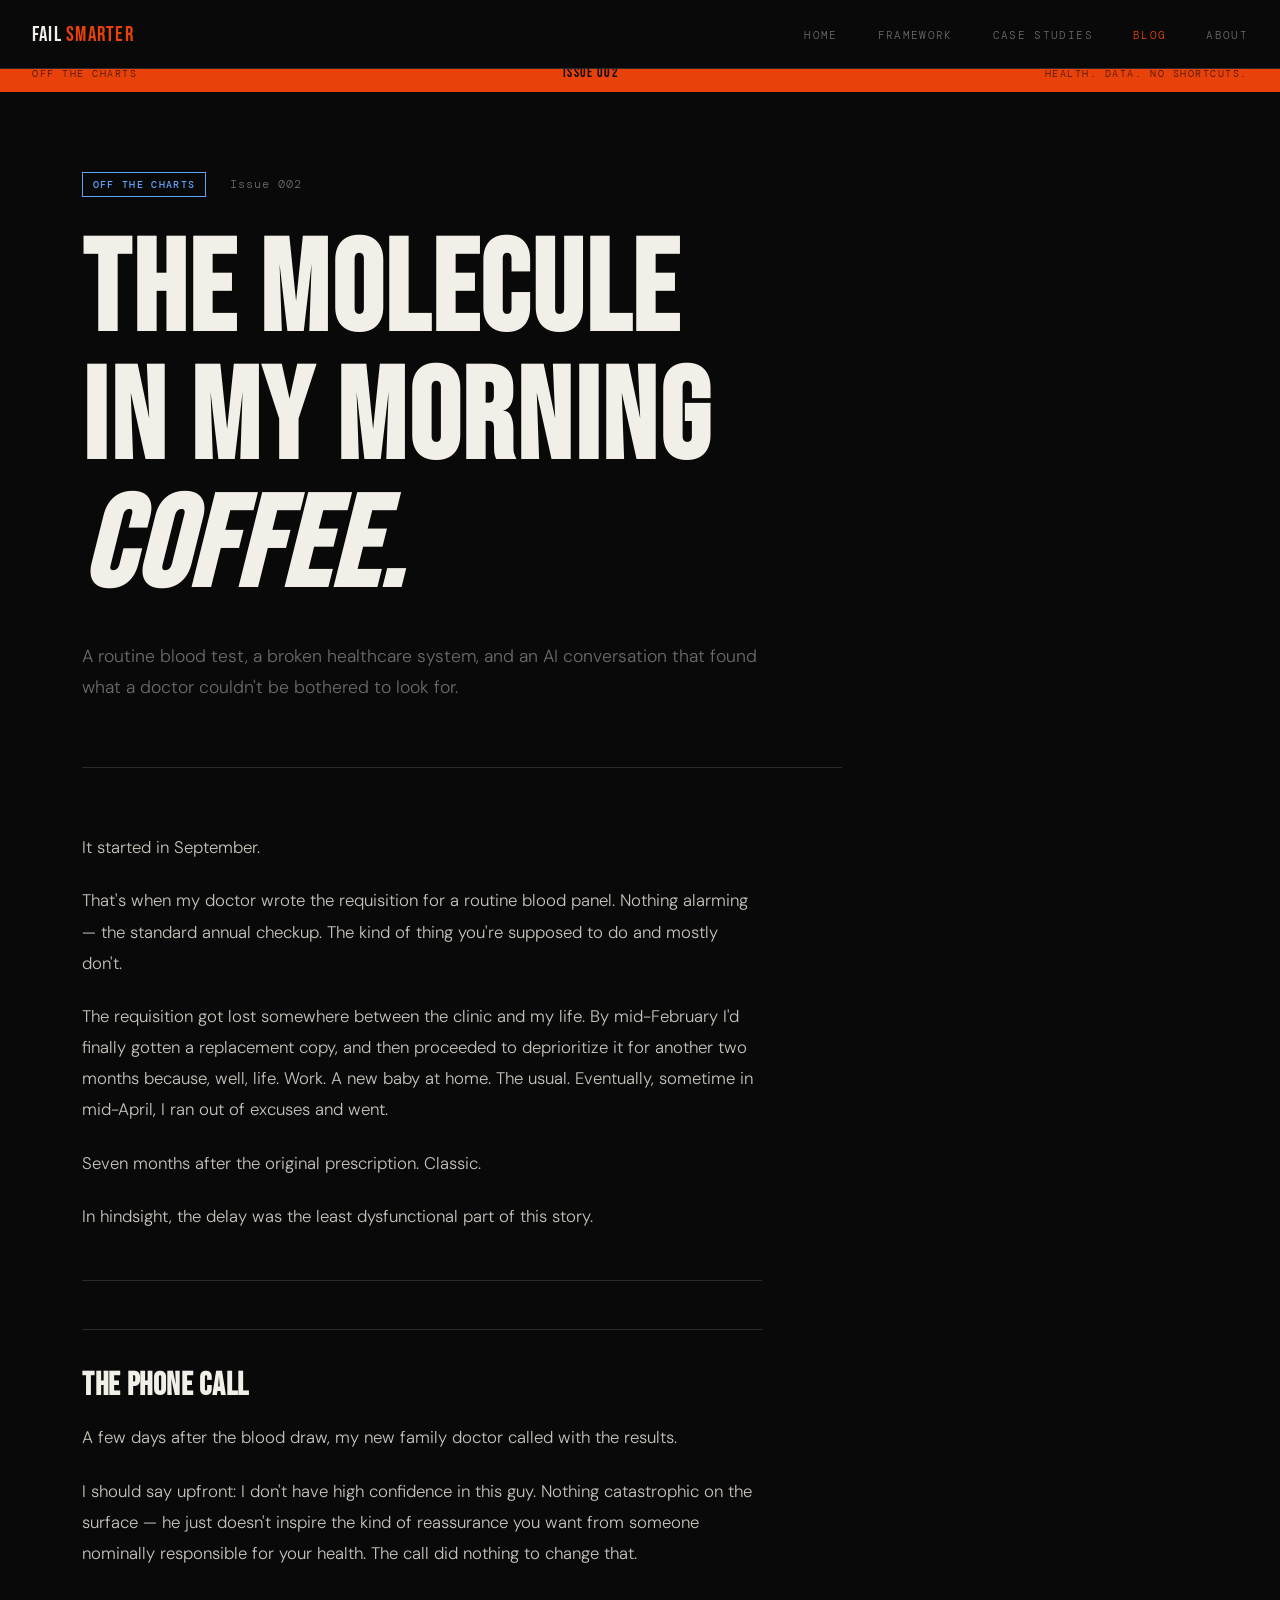
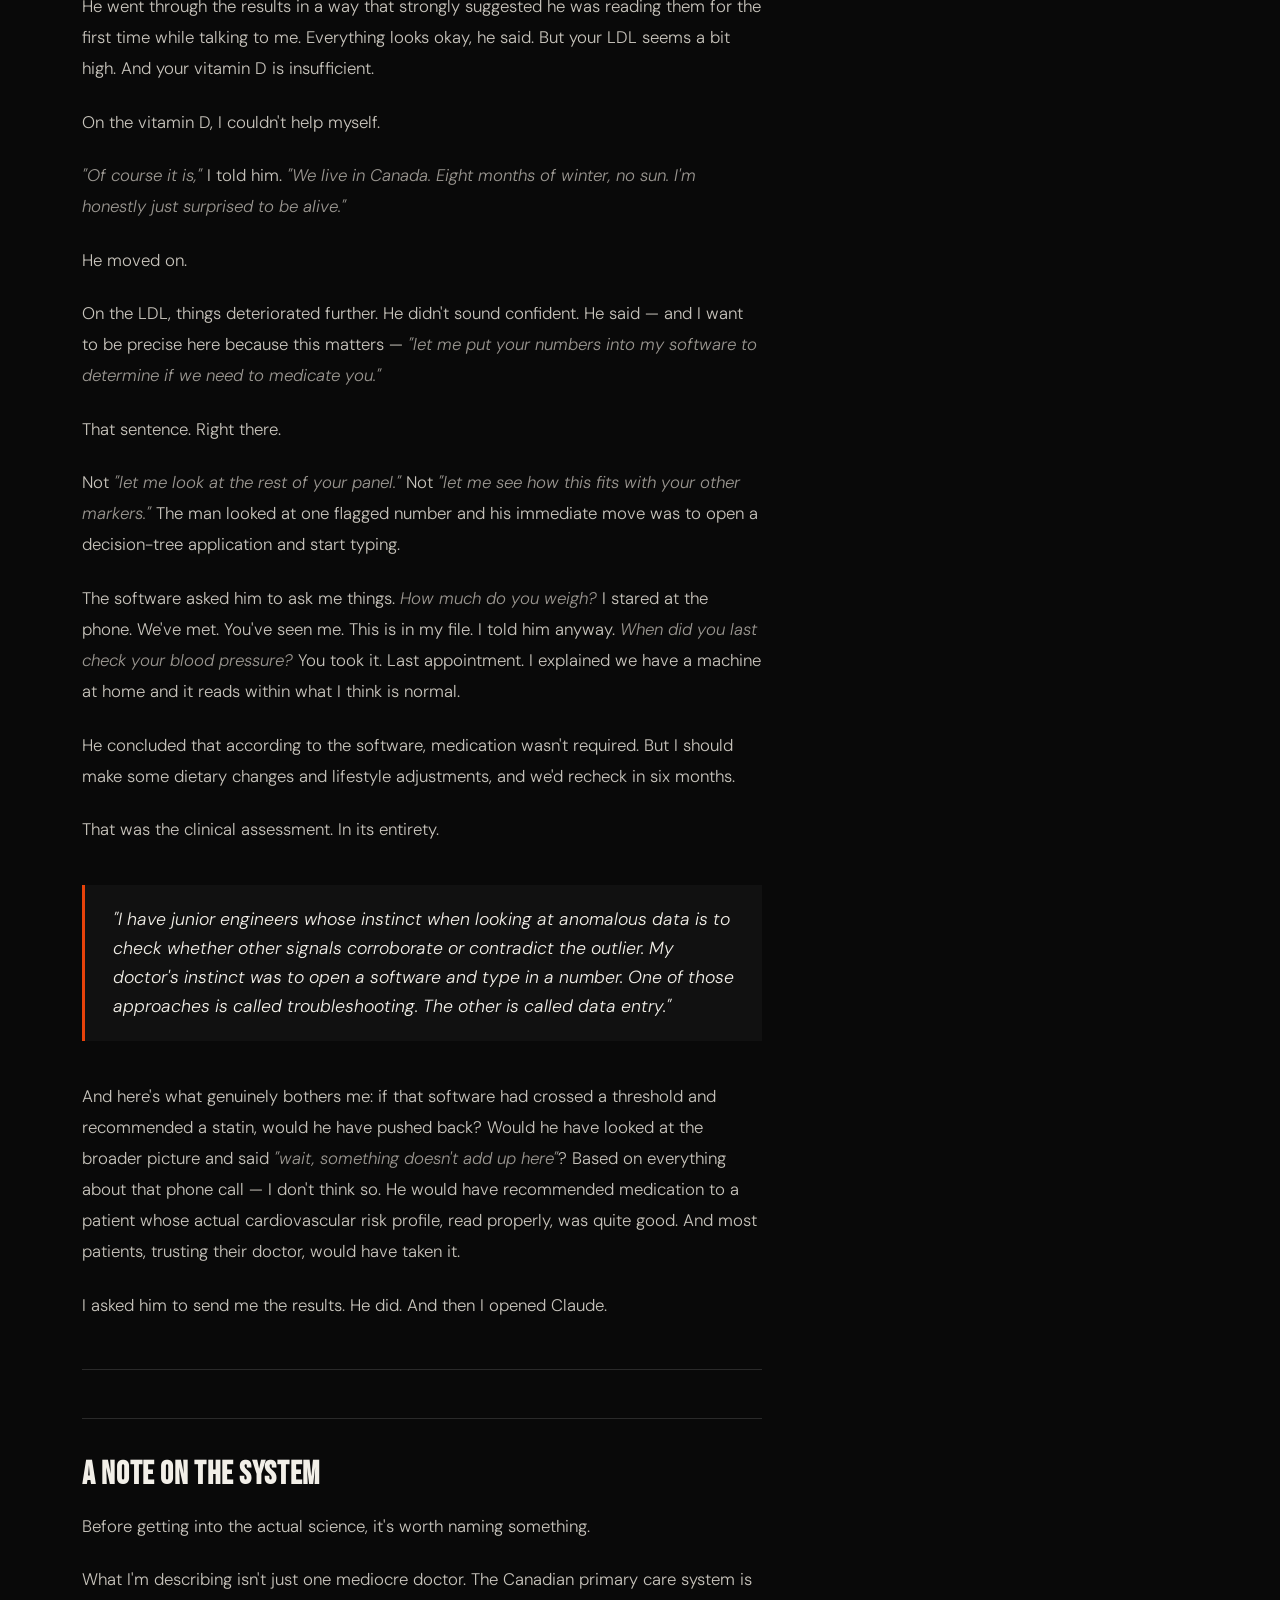
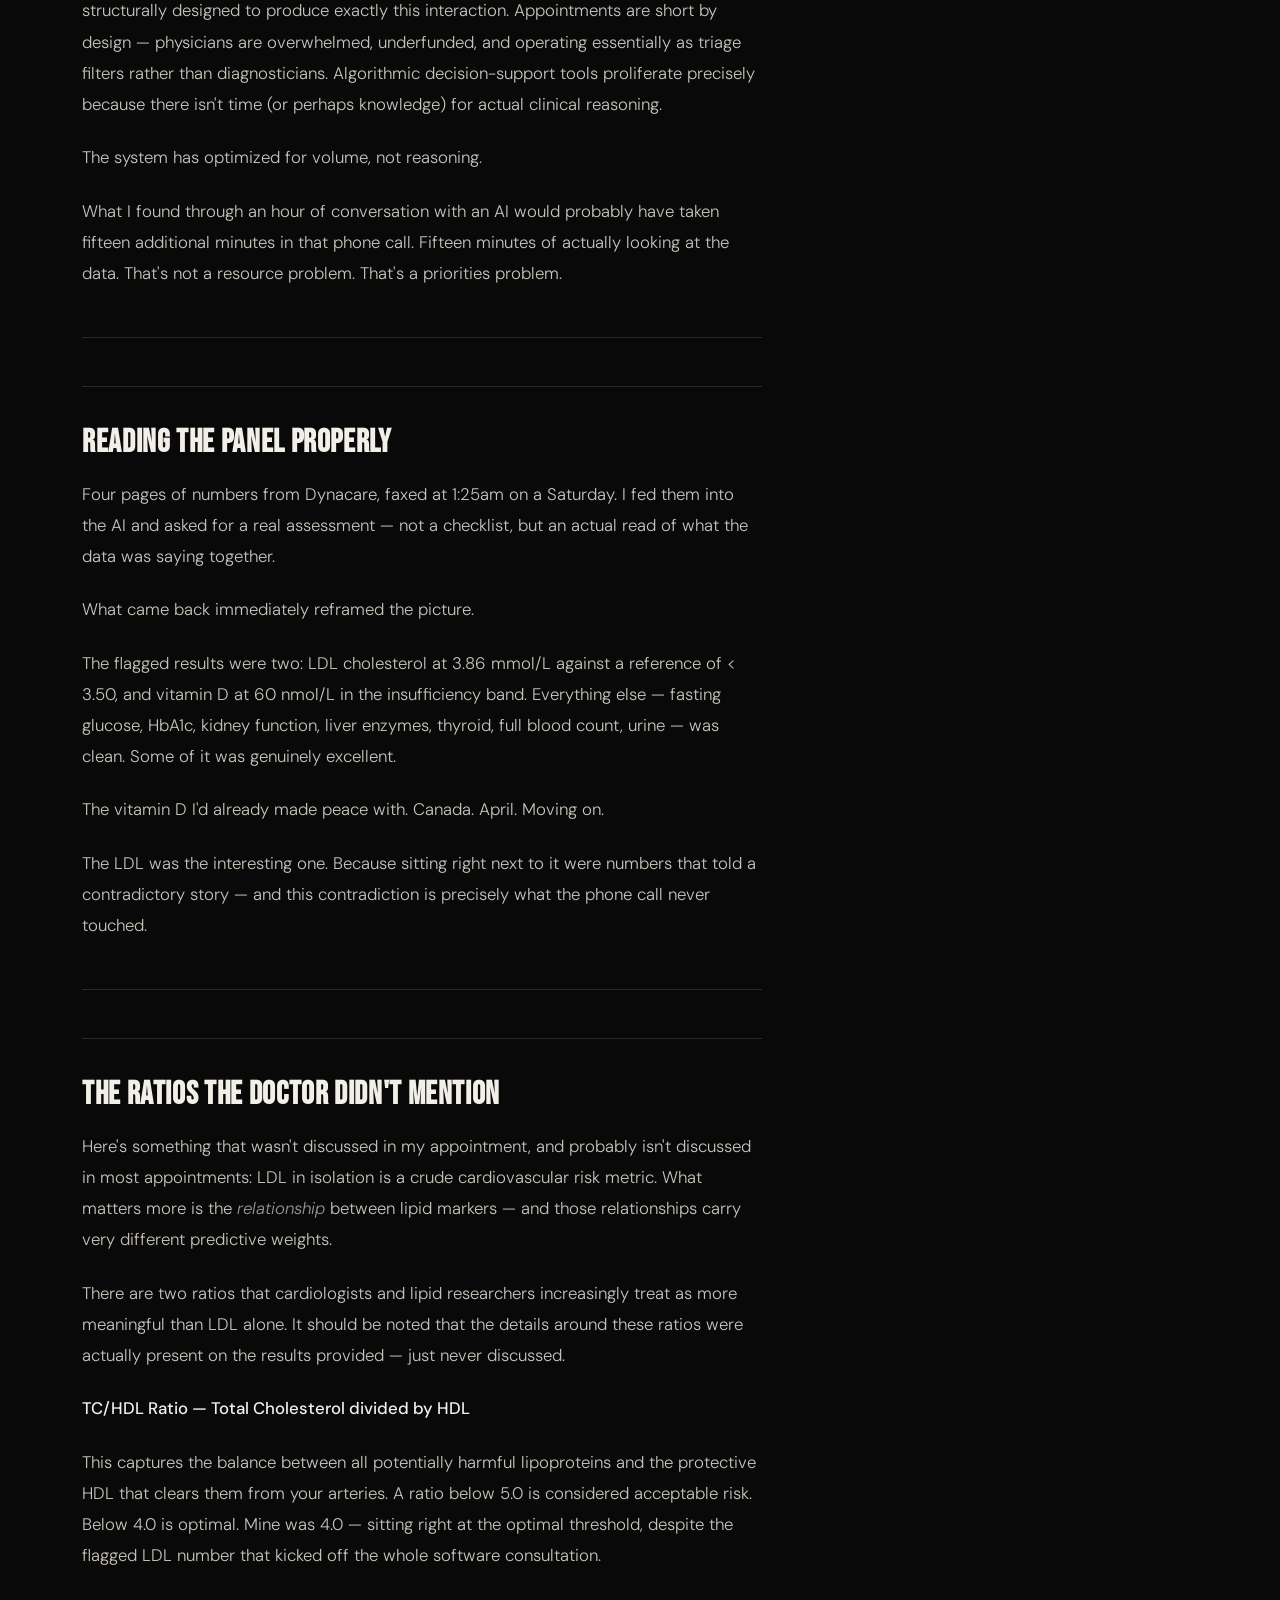
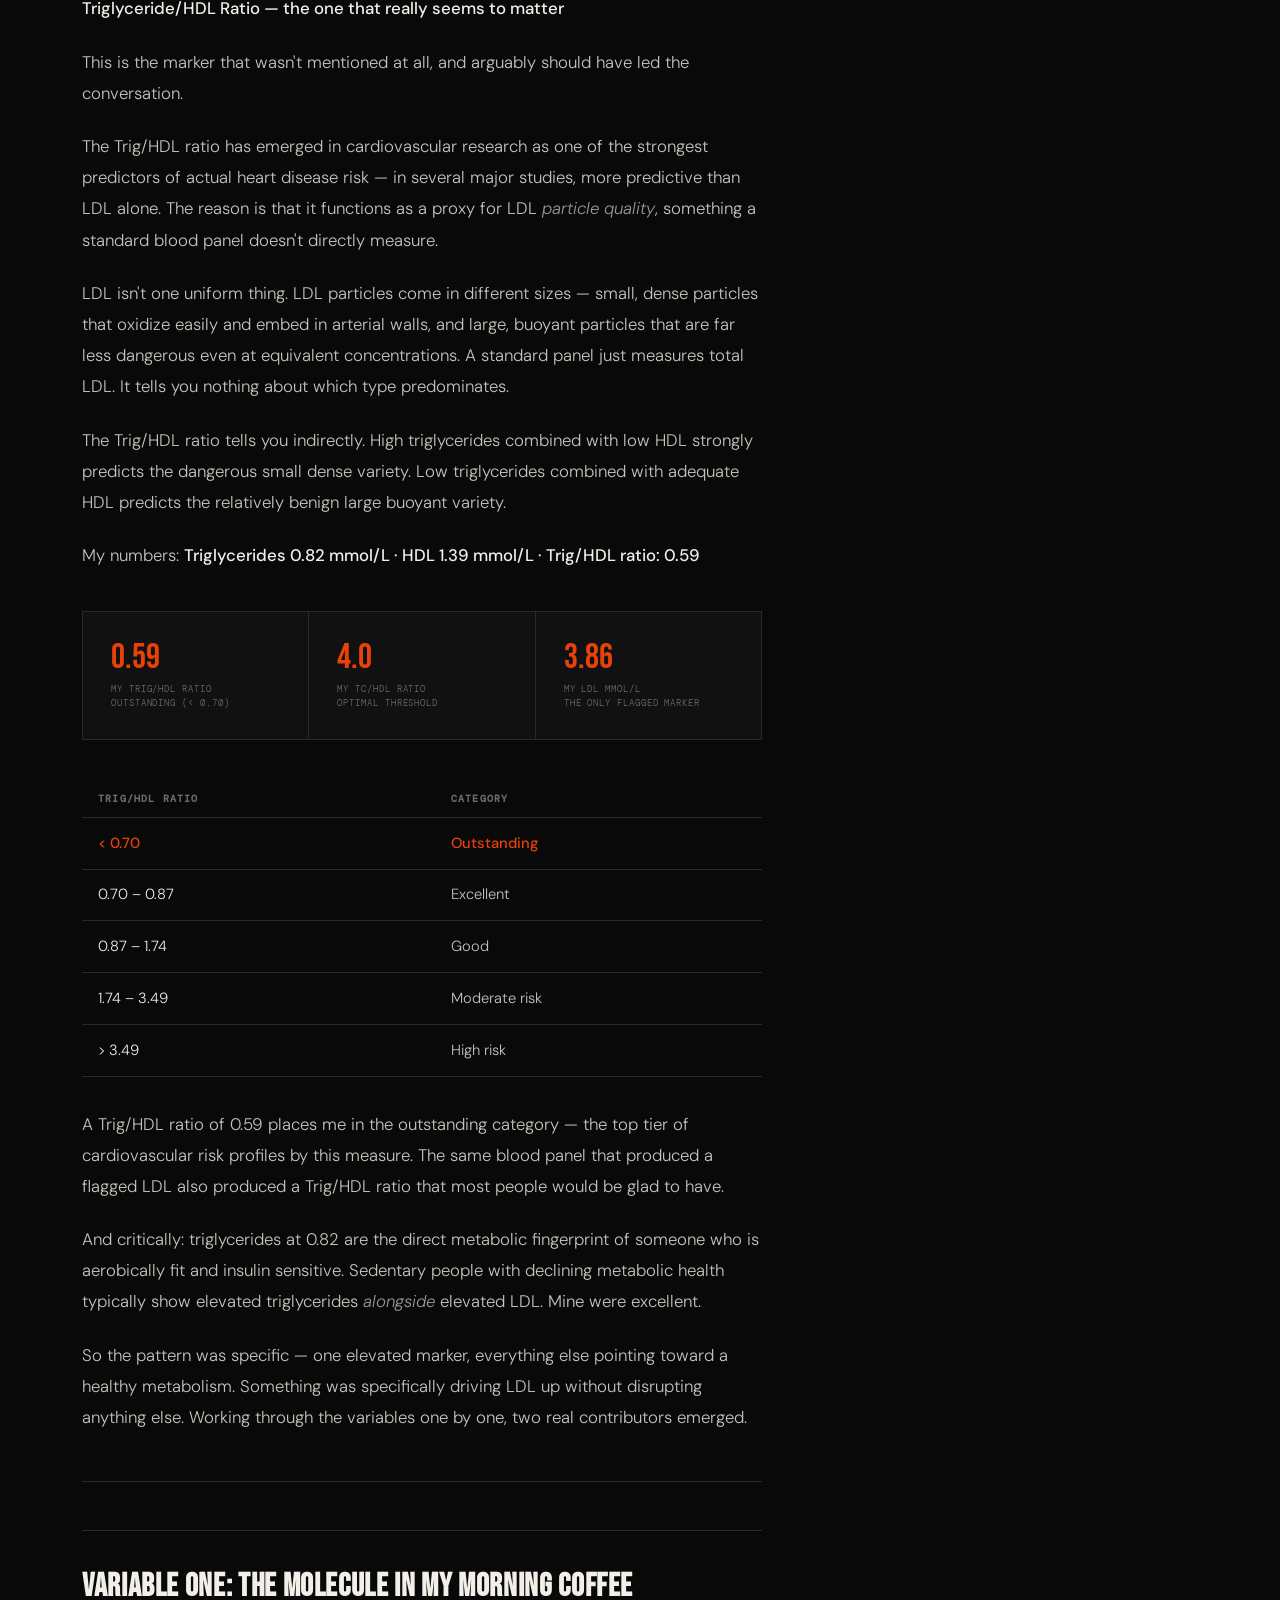
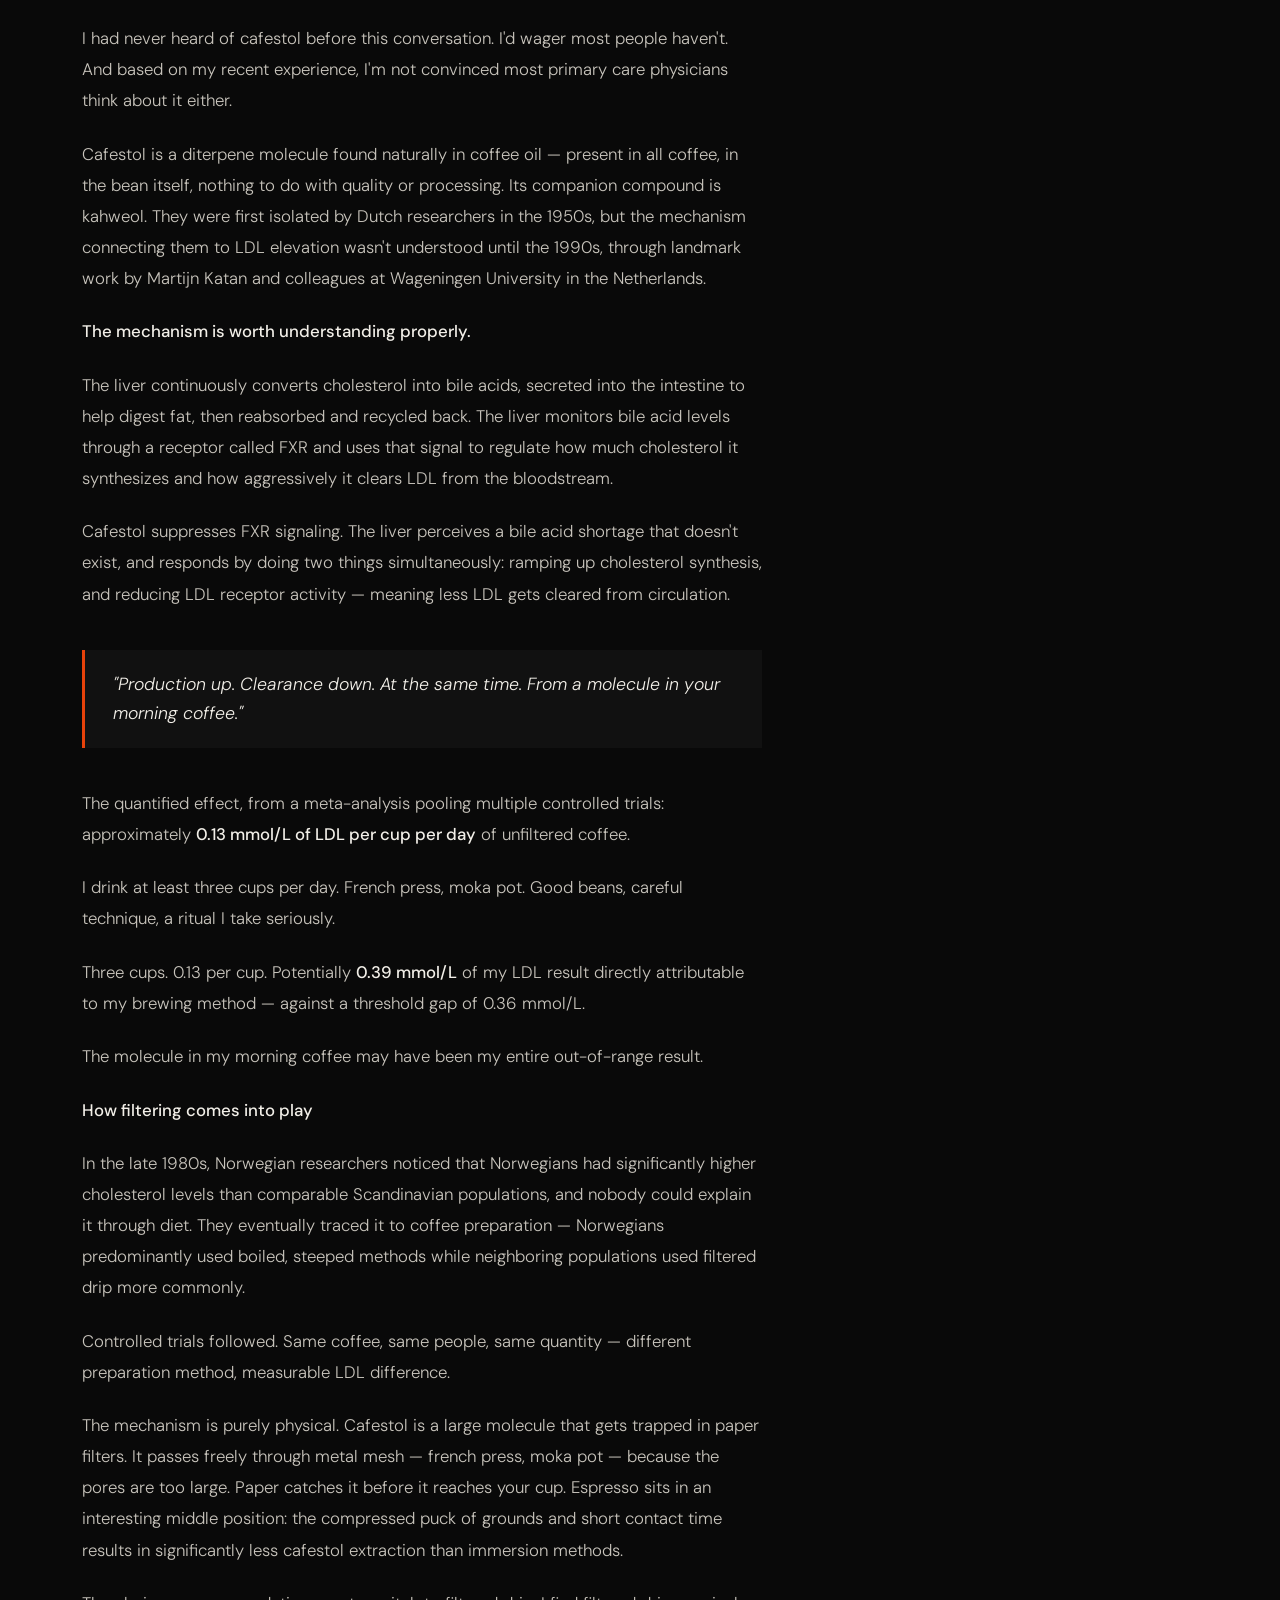
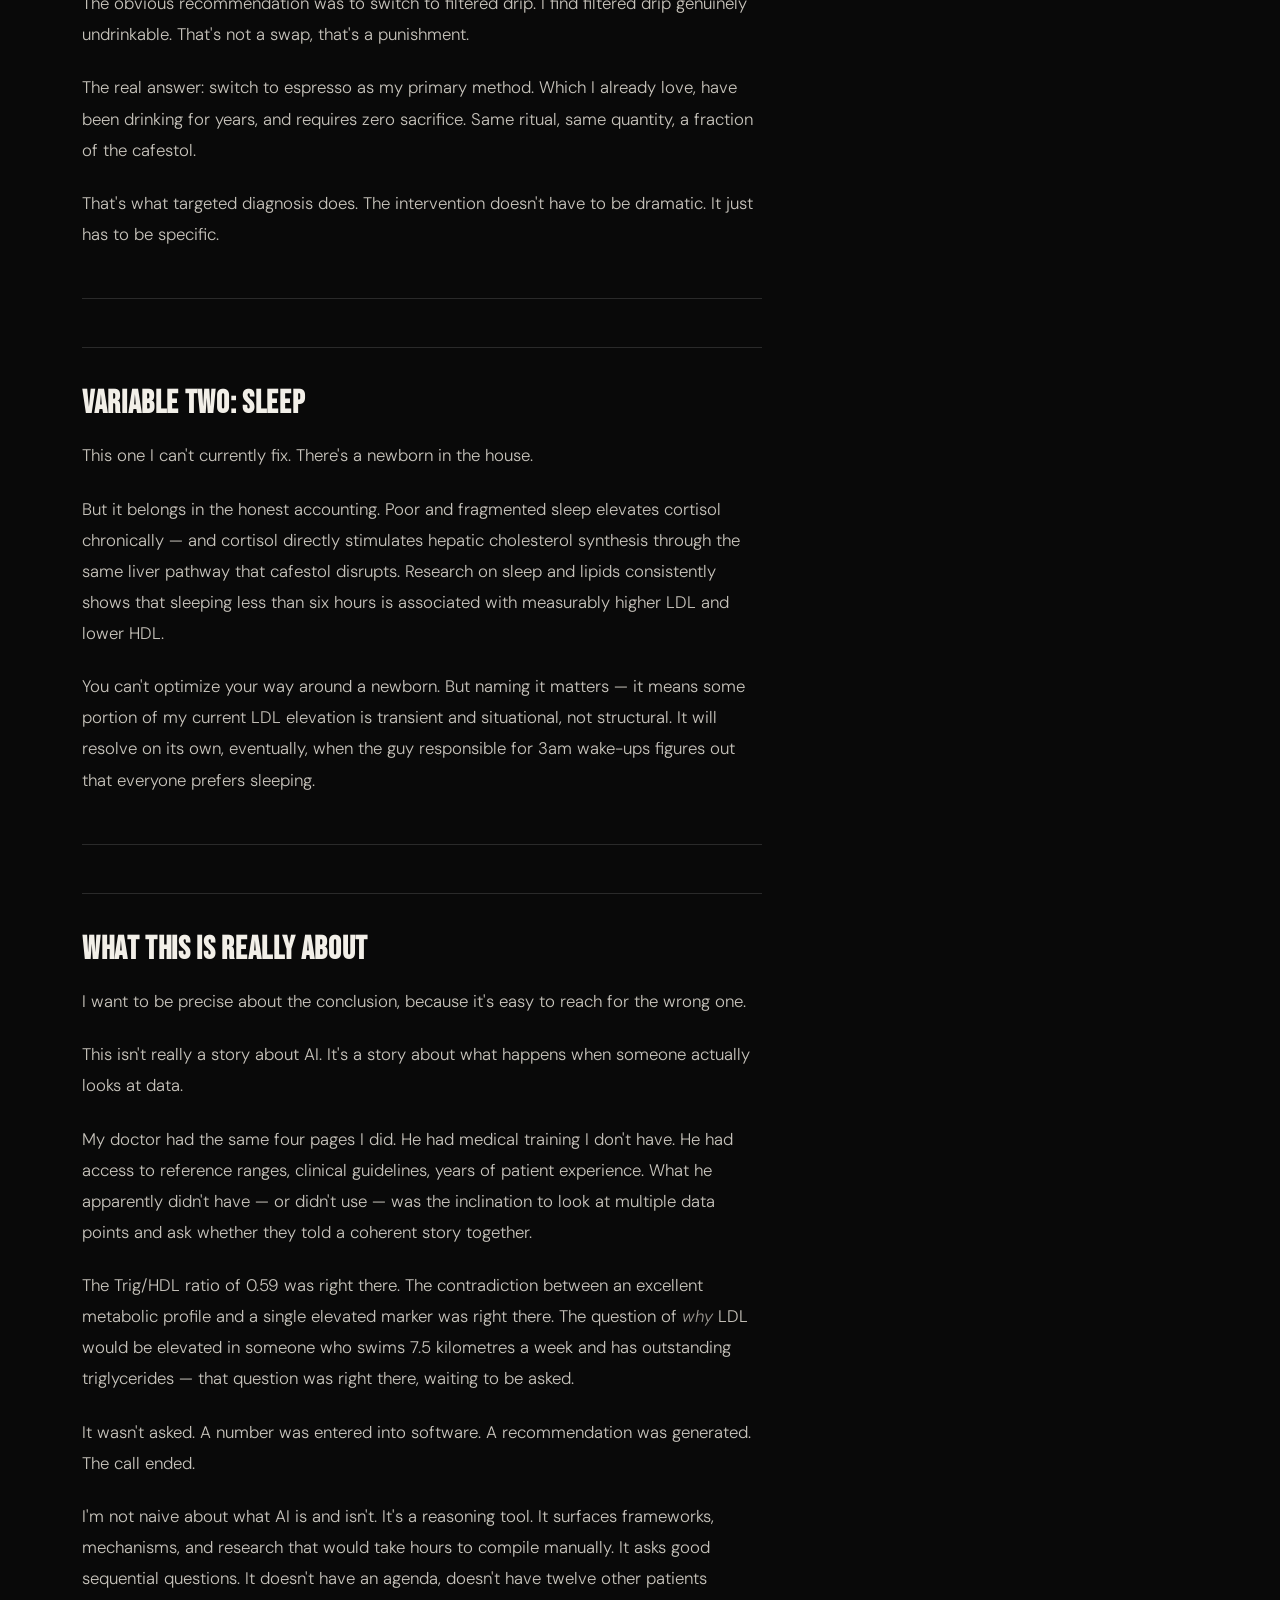
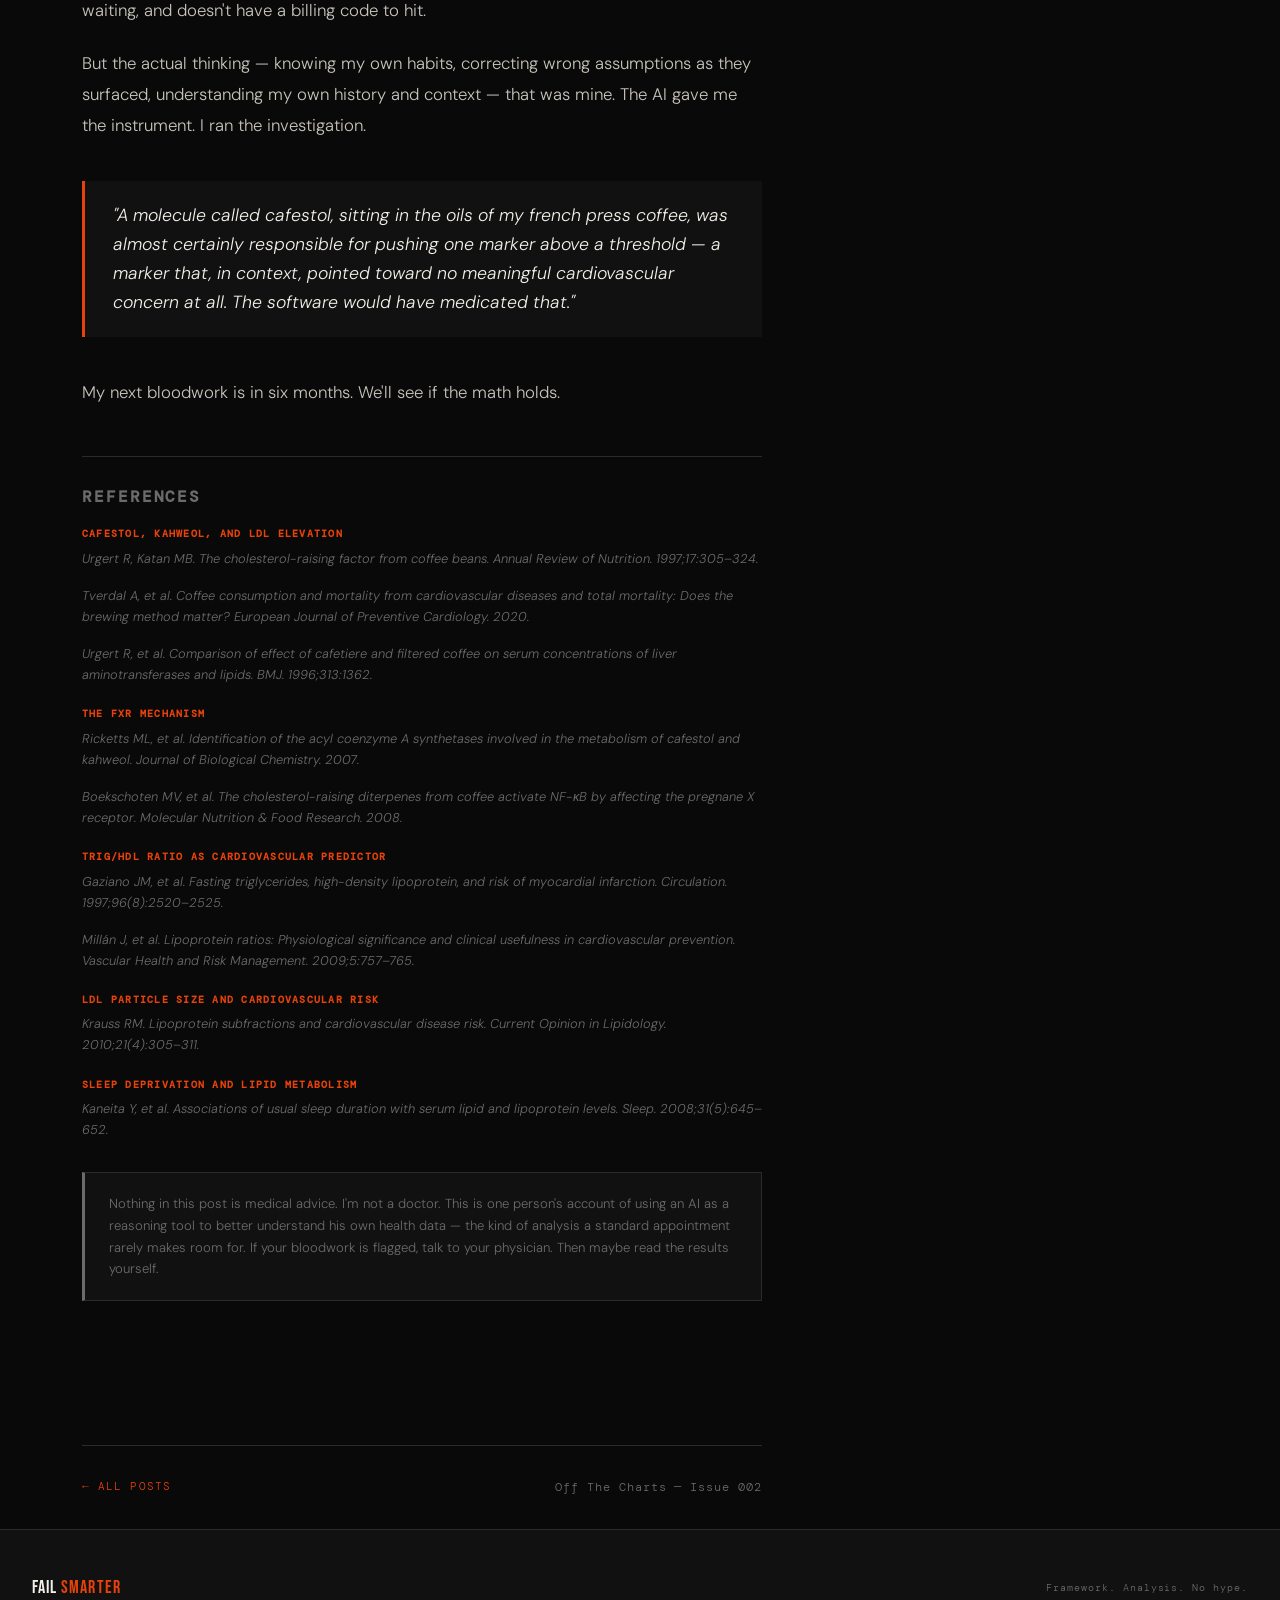
<file: blog/the-molecule-in-my-morning-coffee.html>
<!DOCTYPE html>
<html lang="en">
<head>
  <meta charset="UTF-8" />
  <meta name="viewport" content="width=device-width, initial-scale=1.0" />
  <title>The Molecule in My Morning Coffee — Fail Smarter</title>
  <meta name="description" content="A routine blood test, a broken healthcare system, and an AI conversation that found what a doctor couldn't be bothered to look for." />
  <link rel="stylesheet" href="../css/style.css" />
  <style>
    .post-hero {
      padding: 5rem 0 4rem;
      border-bottom: 1px solid var(--border);
      max-width: 760px;
    }
    .post-meta {
      display: flex;
      gap: 1.5rem;
      align-items: center;
      margin-bottom: 2rem;
      flex-wrap: wrap;
    }
    .post-body {
      max-width: 680px;
      padding: 4rem 0 6rem;
    }
    .post-body h2 {
      font-size: clamp(1.4rem, 3vw, 2rem);
      color: var(--white);
      margin: 3rem 0 1.25rem;
      padding-top: 2.5rem;
      border-top: 1px solid var(--border);
    }
    .post-body p {
      font-size: 1.05rem;
      line-height: 1.85;
      color: #c8c4bc;
      margin-bottom: 1.4rem;
    }
    .post-body strong { color: var(--white); font-weight: 500; }
    .post-body em { font-style: italic; color: #9a9690; }
    .post-body hr {
      border: none;
      border-top: 1px solid var(--border);
      margin: 3rem 0;
    }

    /* Pull quote */
    .pull-quote {
      border-left: 3px solid var(--signal);
      padding: 1.25rem 1.75rem;
      margin: 2.5rem 0;
      background: var(--surface);
    }
    .pull-quote p {
      font-size: 1.1rem !important;
      line-height: 1.65 !important;
      color: var(--white) !important;
      margin: 0 !important;
      font-style: italic;
    }

    /* Data table */
    .data-table {
      width: 100%;
      border-collapse: collapse;
      margin: 2rem 0;
      font-size: 0.92rem;
    }
    .data-table th {
      font-family: var(--font-mono);
      font-size: 0.62rem;
      letter-spacing: 0.12em;
      text-transform: uppercase;
      color: var(--muted);
      text-align: left;
      padding: 0.65rem 1rem;
      border-bottom: 1px solid var(--border);
    }
    .data-table td {
      padding: 0.85rem 1rem;
      border-bottom: 1px solid var(--border);
      color: #c8c4bc;
    }
    .data-table td:first-child { color: var(--white); }
    .data-table .highlight td { color: var(--signal); font-weight: 500; }

    /* Stat callout */
    .stat-row {
      display: grid;
      grid-template-columns: repeat(3, 1fr);
      background: var(--border);
      border: 1px solid var(--border);
      gap: 1px;
      margin: 2.5rem 0;
    }
    .stat-item {
      background: var(--surface);
      padding: 1.75rem;
    }
    .stat-item .stat-num {
      font-family: var(--font-display);
      font-size: 2.2rem;
      color: var(--signal);
      line-height: 1;
      margin-bottom: 0.5rem;
    }
    .stat-item .stat-label {
      font-family: var(--font-mono);
      font-size: 0.58rem;
      letter-spacing: 0.1em;
      text-transform: uppercase;
      color: var(--muted);
      line-height: 1.5;
    }

    /* References */
    .references {
      margin-top: 3rem;
      padding-top: 2rem;
      border-top: 1px solid var(--border);
    }
    .references h2 {
      font-size: 1rem !important;
      font-family: var(--font-mono) !important;
      letter-spacing: 0.12em;
      text-transform: uppercase;
      color: var(--muted) !important;
      padding-top: 0 !important;
      border-top: none !important;
      margin: 0 0 1.5rem !important;
    }
    .ref-group { margin-bottom: 1.5rem; }
    .ref-group h3 {
      font-family: var(--font-mono);
      font-size: 0.65rem;
      letter-spacing: 0.12em;
      text-transform: uppercase;
      color: var(--signal);
      margin-bottom: 0.5rem;
    }
    .ref-group p {
      font-size: 0.8rem !important;
      color: var(--muted) !important;
      line-height: 1.65 !important;
      margin-bottom: 0.4rem !important;
      font-style: italic;
    }

    /* Disclaimer */
    .disclaimer {
      background: var(--surface);
      border: 1px solid var(--border);
      border-left: 3px solid var(--muted);
      padding: 1.25rem 1.5rem;
      margin-top: 2rem;
    }
    .disclaimer p {
      font-size: 0.82rem !important;
      color: var(--muted) !important;
      margin: 0 !important;
      line-height: 1.65 !important;
    }

    /* Post nav */
    .post-nav {
      display: flex;
      justify-content: space-between;
      padding: 2rem 0;
      border-top: 1px solid var(--border);
      margin-top: 3rem;
      max-width: 680px;
    }
    .post-nav a {
      font-family: var(--font-mono);
      font-size: 0.7rem;
      letter-spacing: 0.1em;
      text-transform: uppercase;
      color: var(--signal);
    }
    .post-nav a:hover { text-decoration: underline; }

    @media (max-width: 640px) {
      .stat-row { grid-template-columns: 1fr; }
    }
  </style>
</head>
<body>

<nav>
  <div class="nav-logo">Fail <em>Smarter</em></div>
  <ul class="nav-links">
    <li><a href="../index.html">Home</a></li>
    <li><a href="../framework.html">Framework</a></li>
    <li><a href="../cases.html">Case Studies</a></li>
    <li><a href="../blog.html" class="active">Blog</a></li>
    <li><a href="../about.html">About</a></li>
  </ul>
</nav>
<div class="issue-bar">
  <span>Off The Charts</span>
  <span class="issue-title">Issue 002</span>
  <span>Health. Data. No shortcuts.</span>
</div>

<div class="container">

  <div class="post-hero">
    <div class="post-meta">
      <span class="verdict verdict-enrich" style="color:#60a5fa; border-color:#60a5fa;">Off The Charts</span>
      <span class="mono muted">Issue 002</span>
    </div>
    <h1>The Molecule<br>in My Morning<br><em>Coffee.</em></h1>
    <p style="max-width:58ch; margin-top:1.75rem; font-size:1.1rem; color:var(--muted); line-height:1.75;">A routine blood test, a broken healthcare system, and an AI conversation that found what a doctor couldn't be bothered to look for.</p>
  </div>

  <div class="post-body">

    <p>It started in September.</p>

    <p>That's when my doctor wrote the requisition for a routine blood panel. Nothing alarming — the standard annual checkup. The kind of thing you're supposed to do and mostly don't.</p>

    <p>The requisition got lost somewhere between the clinic and my life. By mid-February I'd finally gotten a replacement copy, and then proceeded to deprioritize it for another two months because, well, life. Work. A new baby at home. The usual. Eventually, sometime in mid-April, I ran out of excuses and went.</p>

    <p>Seven months after the original prescription. Classic.</p>

    <p>In hindsight, the delay was the least dysfunctional part of this story.</p>

    <hr>

    <h2>The Phone Call</h2>

    <p>A few days after the blood draw, my new family doctor called with the results.</p>

    <p>I should say upfront: I don't have high confidence in this guy. Nothing catastrophic on the surface — he just doesn't inspire the kind of reassurance you want from someone nominally responsible for your health. The call did nothing to change that.</p>

    <p>He went through the results in a way that strongly suggested he was reading them for the first time while talking to me. Everything looks okay, he said. But your LDL seems a bit high. And your vitamin D is insufficient.</p>

    <p>On the vitamin D, I couldn't help myself.</p>

    <p><em>"Of course it is,"</em> I told him. <em>"We live in Canada. Eight months of winter, no sun. I'm honestly just surprised to be alive."</em></p>

    <p>He moved on.</p>

    <p>On the LDL, things deteriorated further. He didn't sound confident. He said — and I want to be precise here because this matters — <em>"let me put your numbers into my software to determine if we need to medicate you."</em></p>

    <p>That sentence. Right there.</p>

    <p>Not <em>"let me look at the rest of your panel."</em> Not <em>"let me see how this fits with your other markers."</em> The man looked at one flagged number and his immediate move was to open a decision-tree application and start typing.</p>

    <p>The software asked him to ask me things. <em>How much do you weigh?</em> I stared at the phone. We've met. You've seen me. This is in my file. I told him anyway. <em>When did you last check your blood pressure?</em> You took it. Last appointment. I explained we have a machine at home and it reads within what I think is normal.</p>

    <p>He concluded that according to the software, medication wasn't required. But I should make some dietary changes and lifestyle adjustments, and we'd recheck in six months.</p>

    <p>That was the clinical assessment. In its entirety.</p>

    <div class="pull-quote">
      <p>"I have junior engineers whose instinct when looking at anomalous data is to check whether other signals corroborate or contradict the outlier. My doctor's instinct was to open a software and type in a number. One of those approaches is called troubleshooting. The other is called data entry."</p>
    </div>

    <p>And here's what genuinely bothers me: if that software had crossed a threshold and recommended a statin, would he have pushed back? Would he have looked at the broader picture and said <em>"wait, something doesn't add up here"</em>? Based on everything about that phone call — I don't think so. He would have recommended medication to a patient whose actual cardiovascular risk profile, read properly, was quite good. And most patients, trusting their doctor, would have taken it.</p>

    <p>I asked him to send me the results. He did. And then I opened Claude.</p>

    <hr>

    <h2>A Note on the System</h2>

    <p>Before getting into the actual science, it's worth naming something.</p>

    <p>What I'm describing isn't just one mediocre doctor. The Canadian primary care system is structurally designed to produce exactly this interaction. Appointments are short by design — physicians are overwhelmed, underfunded, and operating essentially as triage filters rather than diagnosticians. Algorithmic decision-support tools proliferate precisely because there isn't time (or perhaps knowledge) for actual clinical reasoning.</p>

    <p>The system has optimized for volume, not reasoning.</p>

    <p>What I found through an hour of conversation with an AI would probably have taken fifteen additional minutes in that phone call. Fifteen minutes of actually looking at the data. That's not a resource problem. That's a priorities problem.</p>

    <hr>

    <h2>Reading the Panel Properly</h2>

    <p>Four pages of numbers from Dynacare, faxed at 1:25am on a Saturday. I fed them into the AI and asked for a real assessment — not a checklist, but an actual read of what the data was saying together.</p>

    <p>What came back immediately reframed the picture.</p>

    <p>The flagged results were two: LDL cholesterol at 3.86 mmol/L against a reference of &lt; 3.50, and vitamin D at 60 nmol/L in the insufficiency band. Everything else — fasting glucose, HbA1c, kidney function, liver enzymes, thyroid, full blood count, urine — was clean. Some of it was genuinely excellent.</p>

    <p>The vitamin D I'd already made peace with. Canada. April. Moving on.</p>

    <p>The LDL was the interesting one. Because sitting right next to it were numbers that told a contradictory story — and this contradiction is precisely what the phone call never touched.</p>

    <hr>

    <h2>The Ratios The Doctor Didn't Mention</h2>

    <p>Here's something that wasn't discussed in my appointment, and probably isn't discussed in most appointments: LDL in isolation is a crude cardiovascular risk metric. What matters more is the <em>relationship</em> between lipid markers — and those relationships carry very different predictive weights.</p>

    <p>There are two ratios that cardiologists and lipid researchers increasingly treat as more meaningful than LDL alone. It should be noted that the details around these ratios were actually present on the results provided — just never discussed.</p>

    <p><strong>TC/HDL Ratio — Total Cholesterol divided by HDL</strong></p>

    <p>This captures the balance between all potentially harmful lipoproteins and the protective HDL that clears them from your arteries. A ratio below 5.0 is considered acceptable risk. Below 4.0 is optimal. Mine was 4.0 — sitting right at the optimal threshold, despite the flagged LDL number that kicked off the whole software consultation.</p>

    <p><strong>Triglyceride/HDL Ratio — the one that really seems to matter</strong></p>

    <p>This is the marker that wasn't mentioned at all, and arguably should have led the conversation.</p>

    <p>The Trig/HDL ratio has emerged in cardiovascular research as one of the strongest predictors of actual heart disease risk — in several major studies, more predictive than LDL alone. The reason is that it functions as a proxy for LDL <em>particle quality</em>, something a standard blood panel doesn't directly measure.</p>

    <p>LDL isn't one uniform thing. LDL particles come in different sizes — small, dense particles that oxidize easily and embed in arterial walls, and large, buoyant particles that are far less dangerous even at equivalent concentrations. A standard panel just measures total LDL. It tells you nothing about which type predominates.</p>

    <p>The Trig/HDL ratio tells you indirectly. High triglycerides combined with low HDL strongly predicts the dangerous small dense variety. Low triglycerides combined with adequate HDL predicts the relatively benign large buoyant variety.</p>

    <p>My numbers: <strong>Triglycerides 0.82 mmol/L · HDL 1.39 mmol/L · Trig/HDL ratio: 0.59</strong></p>

    <div class="stat-row">
      <div class="stat-item">
        <div class="stat-num">0.59</div>
        <div class="stat-label">My Trig/HDL ratio<br>Outstanding (&lt; 0.70)</div>
      </div>
      <div class="stat-item">
        <div class="stat-num">4.0</div>
        <div class="stat-label">My TC/HDL ratio<br>Optimal threshold</div>
      </div>
      <div class="stat-item">
        <div class="stat-num">3.86</div>
        <div class="stat-label">My LDL mmol/L<br>The only flagged marker</div>
      </div>
    </div>

    <table class="data-table">
      <thead><tr><th>Trig/HDL Ratio</th><th>Category</th></tr></thead>
      <tbody>
        <tr class="highlight"><td>&lt; 0.70</td><td>Outstanding</td></tr>
        <tr><td>0.70 – 0.87</td><td>Excellent</td></tr>
        <tr><td>0.87 – 1.74</td><td>Good</td></tr>
        <tr><td>1.74 – 3.49</td><td>Moderate risk</td></tr>
        <tr><td>&gt; 3.49</td><td>High risk</td></tr>
      </tbody>
    </table>

    <p>A Trig/HDL ratio of 0.59 places me in the outstanding category — the top tier of cardiovascular risk profiles by this measure. The same blood panel that produced a flagged LDL also produced a Trig/HDL ratio that most people would be glad to have.</p>

    <p>And critically: triglycerides at 0.82 are the direct metabolic fingerprint of someone who is aerobically fit and insulin sensitive. Sedentary people with declining metabolic health typically show elevated triglycerides <em>alongside</em> elevated LDL. Mine were excellent.</p>

    <p>So the pattern was specific — one elevated marker, everything else pointing toward a healthy metabolism. Something was specifically driving LDL up without disrupting anything else. Working through the variables one by one, two real contributors emerged.</p>

    <hr>

    <h2>Variable One: The Molecule in My Morning Coffee</h2>

    <p>I had never heard of cafestol before this conversation. I'd wager most people haven't. And based on my recent experience, I'm not convinced most primary care physicians think about it either.</p>

    <p>Cafestol is a diterpene molecule found naturally in coffee oil — present in all coffee, in the bean itself, nothing to do with quality or processing. Its companion compound is kahweol. They were first isolated by Dutch researchers in the 1950s, but the mechanism connecting them to LDL elevation wasn't understood until the 1990s, through landmark work by Martijn Katan and colleagues at Wageningen University in the Netherlands.</p>

    <p><strong>The mechanism is worth understanding properly.</strong></p>

    <p>The liver continuously converts cholesterol into bile acids, secreted into the intestine to help digest fat, then reabsorbed and recycled back. The liver monitors bile acid levels through a receptor called FXR and uses that signal to regulate how much cholesterol it synthesizes and how aggressively it clears LDL from the bloodstream.</p>

    <p>Cafestol suppresses FXR signaling. The liver perceives a bile acid shortage that doesn't exist, and responds by doing two things simultaneously: ramping up cholesterol synthesis, and reducing LDL receptor activity — meaning less LDL gets cleared from circulation.</p>

    <div class="pull-quote">
      <p>"Production up. Clearance down. At the same time. From a molecule in your morning coffee."</p>
    </div>

    <p>The quantified effect, from a meta-analysis pooling multiple controlled trials: approximately <strong>0.13 mmol/L of LDL per cup per day</strong> of unfiltered coffee.</p>

    <p>I drink at least three cups per day. French press, moka pot. Good beans, careful technique, a ritual I take seriously.</p>

    <p>Three cups. 0.13 per cup. Potentially <strong>0.39 mmol/L</strong> of my LDL result directly attributable to my brewing method — against a threshold gap of 0.36 mmol/L.</p>

    <p>The molecule in my morning coffee may have been my entire out-of-range result.</p>

    <p><strong>How filtering comes into play</strong></p>

    <p>In the late 1980s, Norwegian researchers noticed that Norwegians had significantly higher cholesterol levels than comparable Scandinavian populations, and nobody could explain it through diet. They eventually traced it to coffee preparation — Norwegians predominantly used boiled, steeped methods while neighboring populations used filtered drip more commonly.</p>

    <p>Controlled trials followed. Same coffee, same people, same quantity — different preparation method, measurable LDL difference.</p>

    <p>The mechanism is purely physical. Cafestol is a large molecule that gets trapped in paper filters. It passes freely through metal mesh — french press, moka pot — because the pores are too large. Paper catches it before it reaches your cup. Espresso sits in an interesting middle position: the compressed puck of grounds and short contact time results in significantly less cafestol extraction than immersion methods.</p>

    <p>The obvious recommendation was to switch to filtered drip. I find filtered drip genuinely undrinkable. That's not a swap, that's a punishment.</p>

    <p>The real answer: switch to espresso as my primary method. Which I already love, have been drinking for years, and requires zero sacrifice. Same ritual, same quantity, a fraction of the cafestol.</p>

    <p>That's what targeted diagnosis does. The intervention doesn't have to be dramatic. It just has to be specific.</p>

    <hr>

    <h2>Variable Two: Sleep</h2>

    <p>This one I can't currently fix. There's a newborn in the house.</p>

    <p>But it belongs in the honest accounting. Poor and fragmented sleep elevates cortisol chronically — and cortisol directly stimulates hepatic cholesterol synthesis through the same liver pathway that cafestol disrupts. Research on sleep and lipids consistently shows that sleeping less than six hours is associated with measurably higher LDL and lower HDL.</p>

    <p>You can't optimize your way around a newborn. But naming it matters — it means some portion of my current LDL elevation is transient and situational, not structural. It will resolve on its own, eventually, when the guy responsible for 3am wake-ups figures out that everyone prefers sleeping.</p>

    <hr>

    <h2>What This Is Really About</h2>

    <p>I want to be precise about the conclusion, because it's easy to reach for the wrong one.</p>

    <p>This isn't really a story about AI. It's a story about what happens when someone actually looks at data.</p>

    <p>My doctor had the same four pages I did. He had medical training I don't have. He had access to reference ranges, clinical guidelines, years of patient experience. What he apparently didn't have — or didn't use — was the inclination to look at multiple data points and ask whether they told a coherent story together.</p>

    <p>The Trig/HDL ratio of 0.59 was right there. The contradiction between an excellent metabolic profile and a single elevated marker was right there. The question of <em>why</em> LDL would be elevated in someone who swims 7.5 kilometres a week and has outstanding triglycerides — that question was right there, waiting to be asked.</p>

    <p>It wasn't asked. A number was entered into software. A recommendation was generated. The call ended.</p>

    <p>I'm not naive about what AI is and isn't. It's a reasoning tool. It surfaces frameworks, mechanisms, and research that would take hours to compile manually. It asks good sequential questions. It doesn't have an agenda, doesn't have twelve other patients waiting, and doesn't have a billing code to hit.</p>

    <p>But the actual thinking — knowing my own habits, correcting wrong assumptions as they surfaced, understanding my own history and context — that was mine. The AI gave me the instrument. I ran the investigation.</p>

    <div class="pull-quote">
      <p>"A molecule called cafestol, sitting in the oils of my french press coffee, was almost certainly responsible for pushing one marker above a threshold — a marker that, in context, pointed toward no meaningful cardiovascular concern at all. The software would have medicated that."</p>
    </div>

    <p>My next bloodwork is in six months. We'll see if the math holds.</p>

    <div class="references">
      <h2>References</h2>

      <div class="ref-group">
        <h3>Cafestol, kahweol, and LDL elevation</h3>
        <p>Urgert R, Katan MB. The cholesterol-raising factor from coffee beans. Annual Review of Nutrition. 1997;17:305–324.</p>
        <p>Tverdal A, et al. Coffee consumption and mortality from cardiovascular diseases and total mortality: Does the brewing method matter? European Journal of Preventive Cardiology. 2020.</p>
        <p>Urgert R, et al. Comparison of effect of cafetiere and filtered coffee on serum concentrations of liver aminotransferases and lipids. BMJ. 1996;313:1362.</p>
      </div>

      <div class="ref-group">
        <h3>The FXR mechanism</h3>
        <p>Ricketts ML, et al. Identification of the acyl coenzyme A synthetases involved in the metabolism of cafestol and kahweol. Journal of Biological Chemistry. 2007.</p>
        <p>Boekschoten MV, et al. The cholesterol-raising diterpenes from coffee activate NF-κB by affecting the pregnane X receptor. Molecular Nutrition & Food Research. 2008.</p>
      </div>

      <div class="ref-group">
        <h3>Trig/HDL ratio as cardiovascular predictor</h3>
        <p>Gaziano JM, et al. Fasting triglycerides, high-density lipoprotein, and risk of myocardial infarction. Circulation. 1997;96(8):2520–2525.</p>
        <p>Millán J, et al. Lipoprotein ratios: Physiological significance and clinical usefulness in cardiovascular prevention. Vascular Health and Risk Management. 2009;5:757–765.</p>
      </div>

      <div class="ref-group">
        <h3>LDL particle size and cardiovascular risk</h3>
        <p>Krauss RM. Lipoprotein subfractions and cardiovascular disease risk. Current Opinion in Lipidology. 2010;21(4):305–311.</p>
      </div>

      <div class="ref-group">
        <h3>Sleep deprivation and lipid metabolism</h3>
        <p>Kaneita Y, et al. Associations of usual sleep duration with serum lipid and lipoprotein levels. Sleep. 2008;31(5):645–652.</p>
      </div>
    </div>

    <div class="disclaimer">
      <p>Nothing in this post is medical advice. I'm not a doctor. This is one person's account of using an AI as a reasoning tool to better understand his own health data — the kind of analysis a standard appointment rarely makes room for. If your bloodwork is flagged, talk to your physician. Then maybe read the results yourself.</p>
    </div>

  </div>

  <div class="post-nav">
    <a href="../blog.html">← All posts</a>
    <span class="mono muted">Off The Charts — Issue 002</span>
  </div>

</div>

<footer>
  <div class="footer-logo">Fail <em>Smarter</em></div>
  <p>Framework. Analysis. No hype.</p>
</footer>

</body>
</html>
</file>
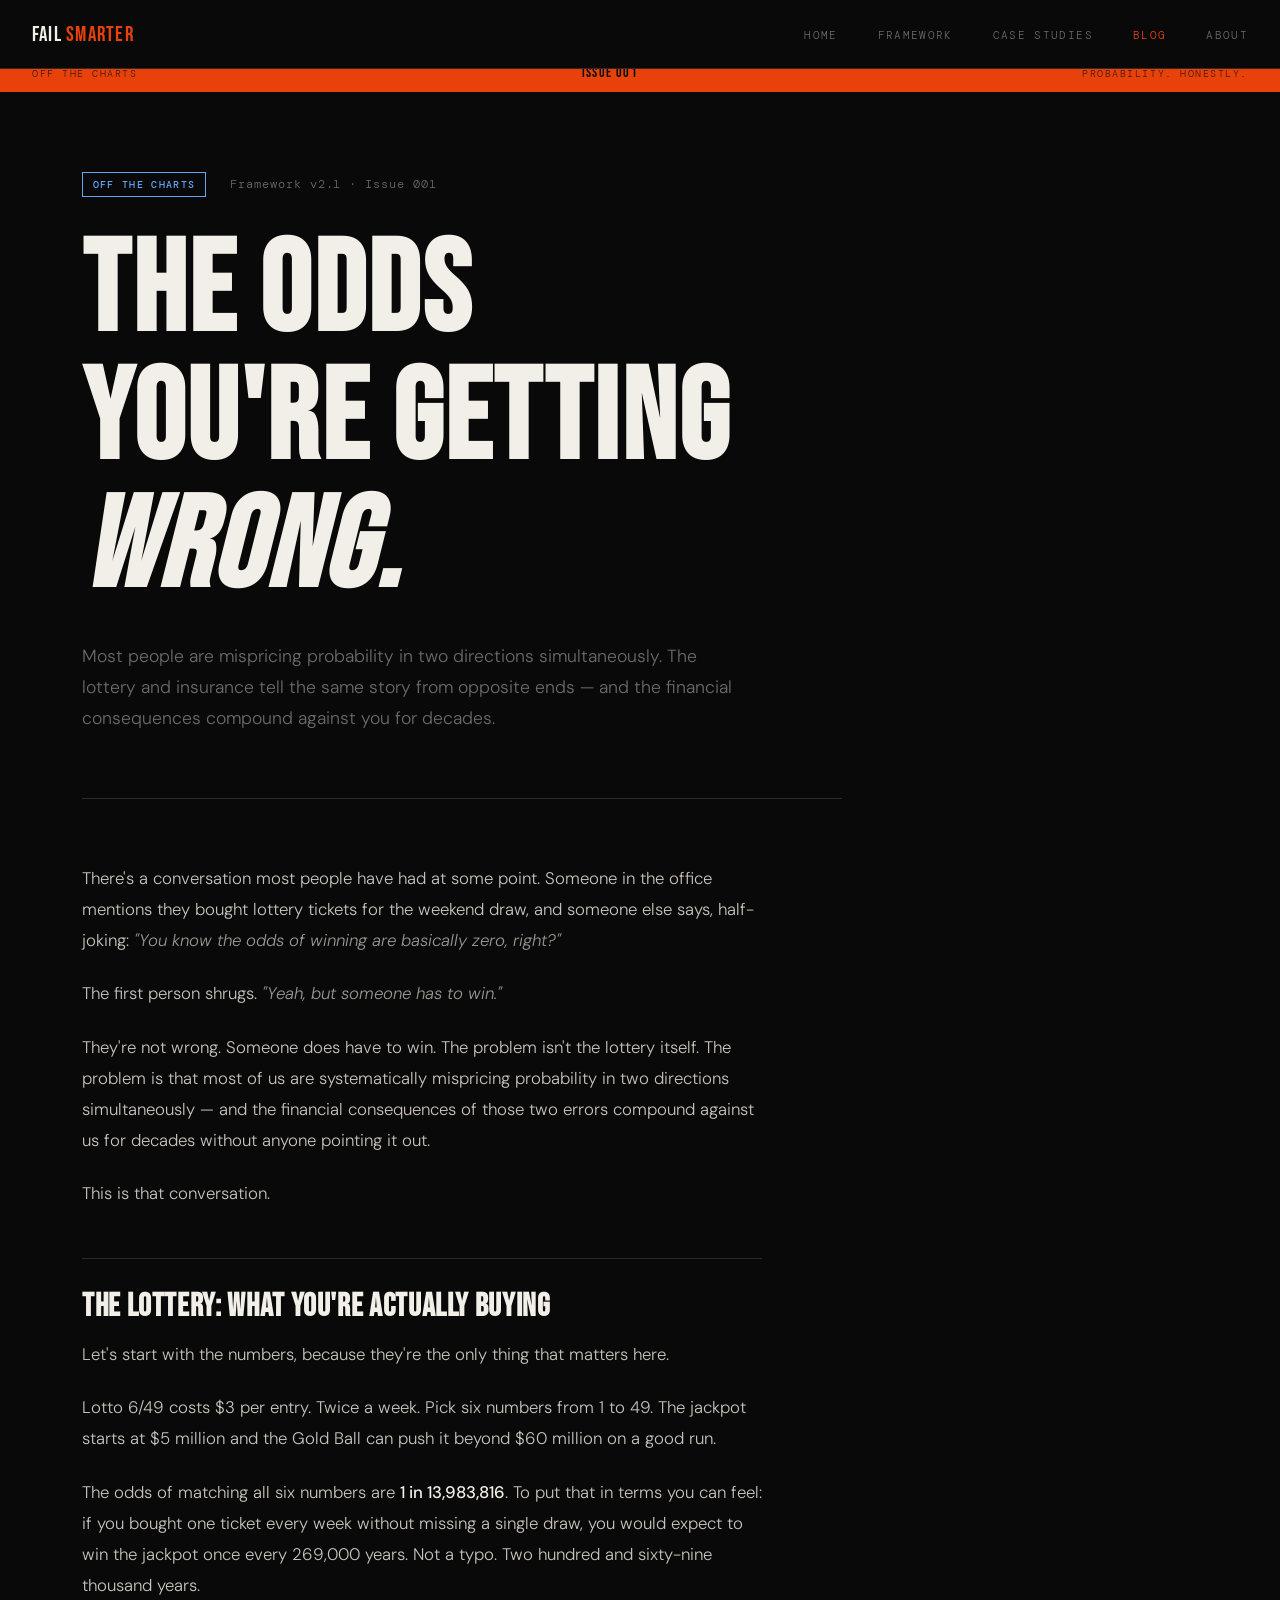
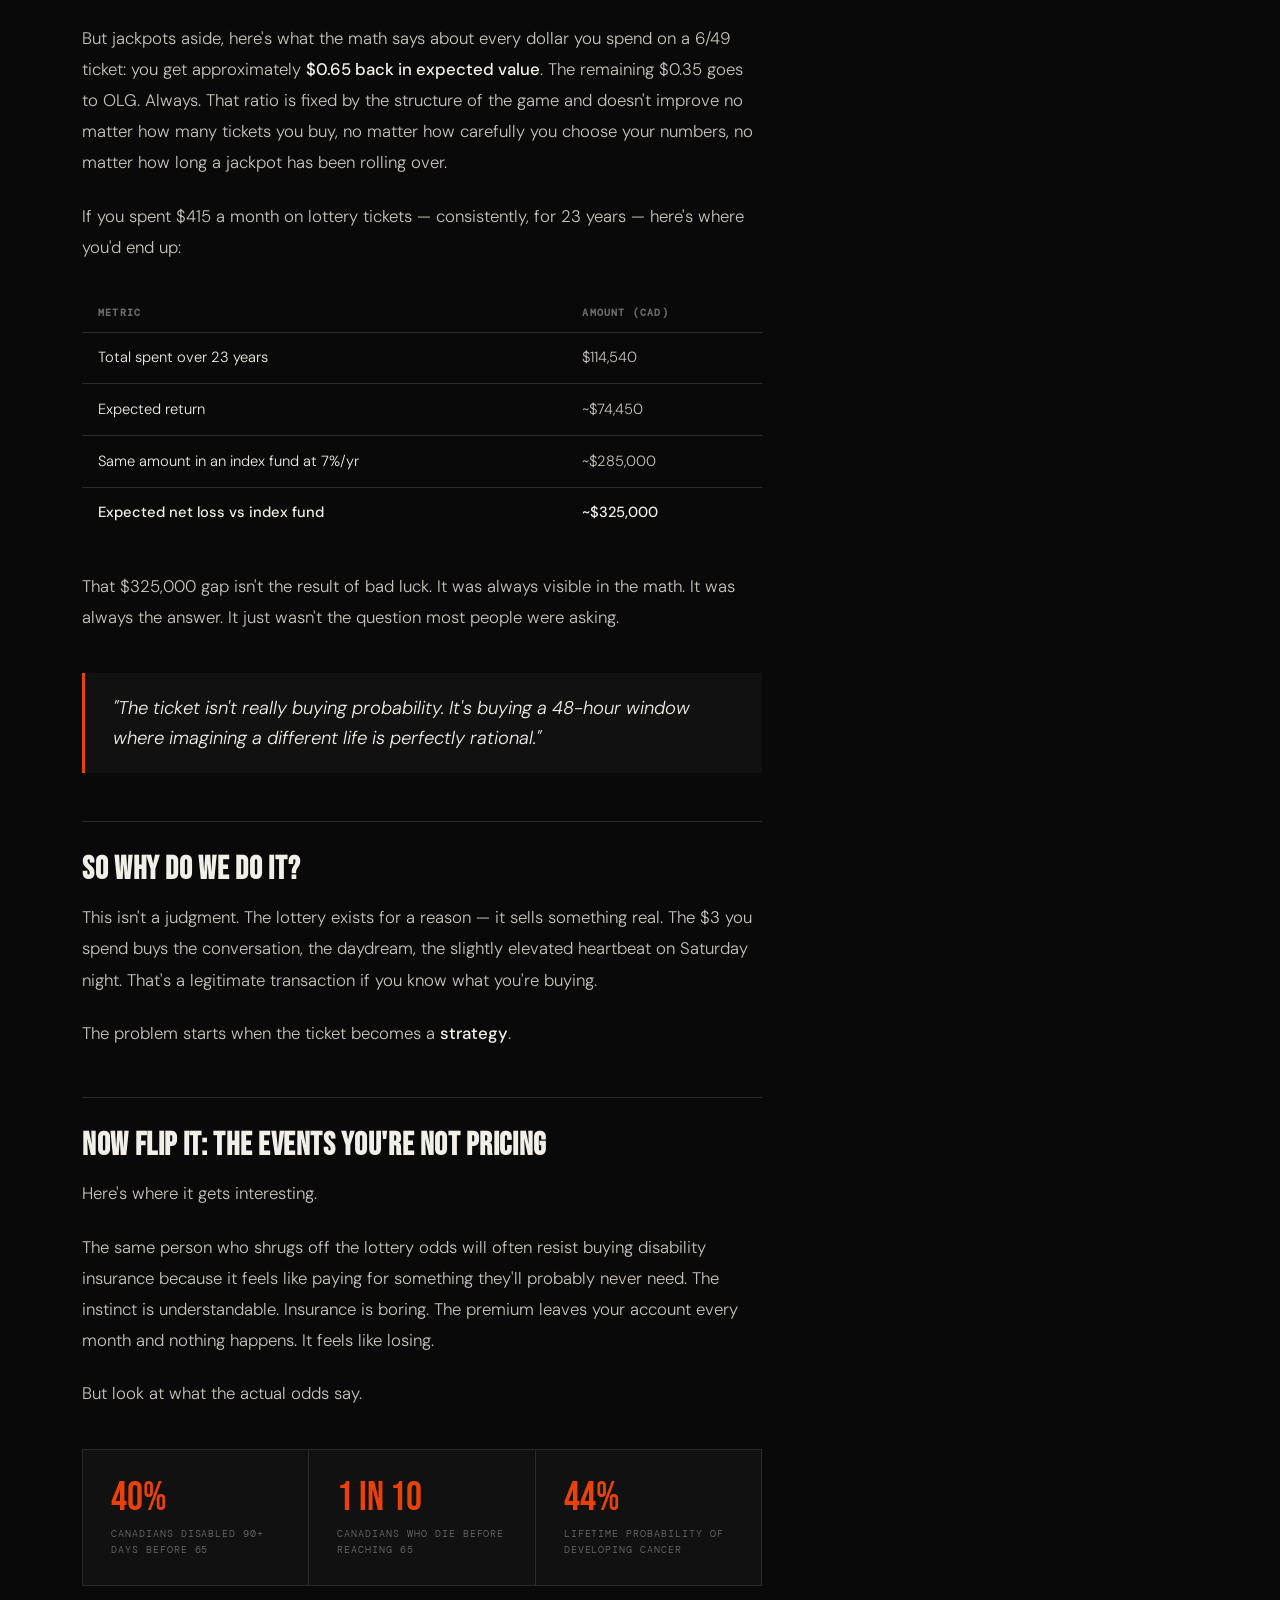
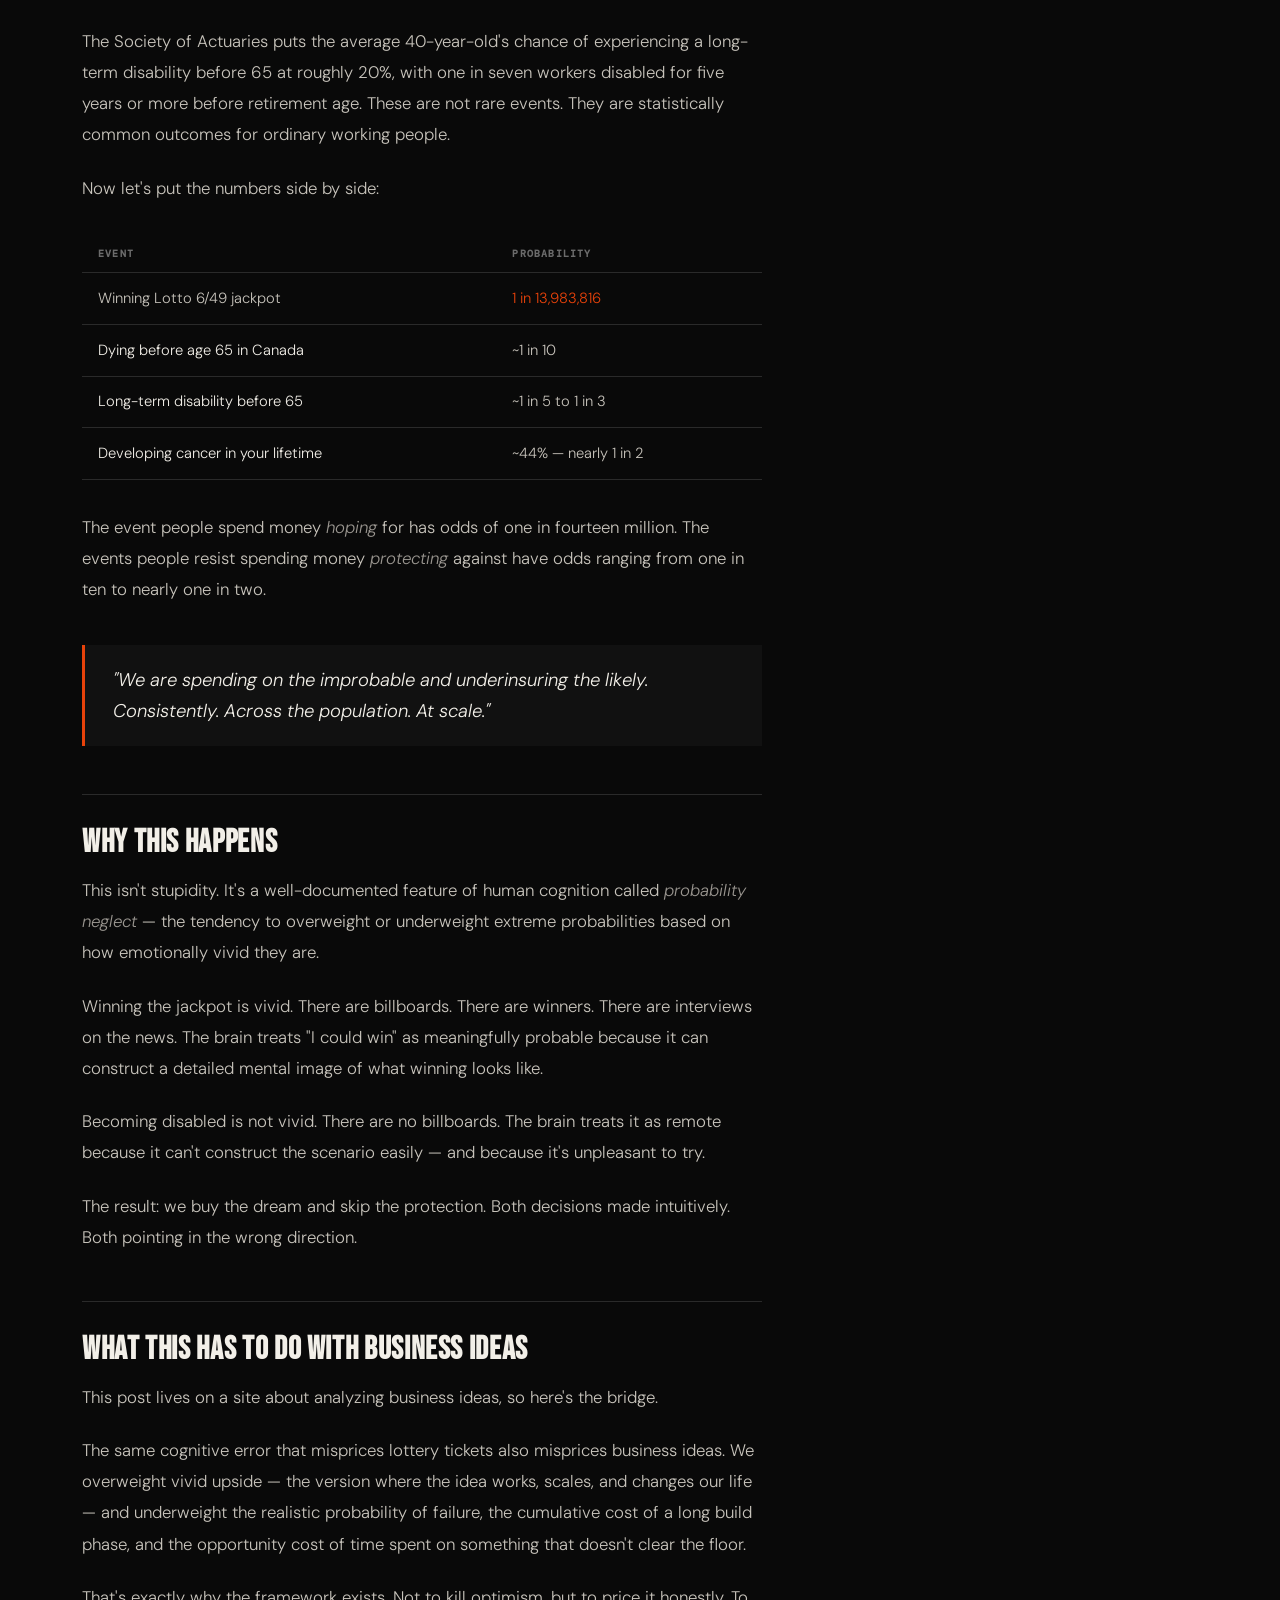
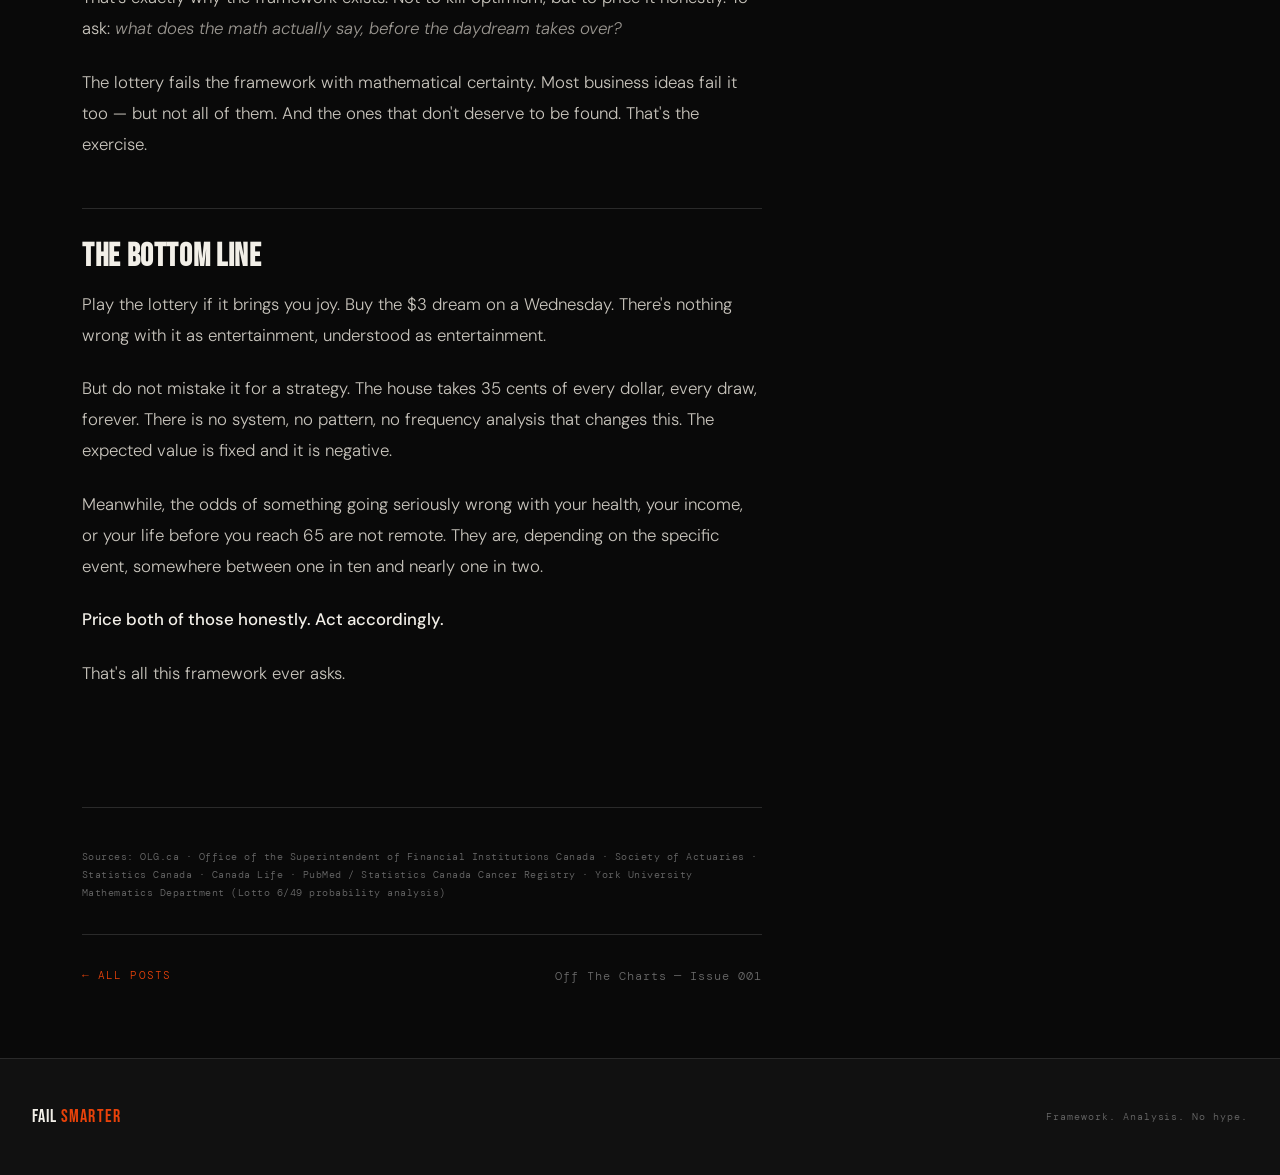
<file: blog/the-odds-youre-getting-wrong.html>
<!DOCTYPE html>
<html lang="en">
<head>
  <meta charset="UTF-8" />
  <meta name="viewport" content="width=device-width, initial-scale=1.0" />
  <title>The Odds You're Getting Wrong — Fail Smarter</title>
  <meta name="description" content="Most of us are mispricing probability in two directions simultaneously. The lottery and insurance tell the same story from opposite ends." />
  <link rel="stylesheet" href="../css/style.css" />
  <style>
    .post-hero {
      padding: 5rem 0 4rem;
      border-bottom: 1px solid var(--border);
      max-width: 760px;
    }

    .post-meta {
      display: flex;
      gap: 1.5rem;
      align-items: center;
      margin-bottom: 2rem;
      flex-wrap: wrap;
    }

    .post-body {
      max-width: 680px;
      padding: 4rem 0 6rem;
    }

    .post-body h2 {
      font-size: clamp(1.4rem, 3vw, 2rem);
      color: var(--white);
      margin: 3rem 0 1rem;
      padding-top: 2rem;
      border-top: 1px solid var(--border);
    }

    .post-body h2:first-child { border-top: none; padding-top: 0; }

    .post-body p {
      font-size: 1.05rem;
      line-height: 1.85;
      color: #c8c4bc;
      margin-bottom: 1.4rem;
    }

    .post-body strong { color: var(--white); font-weight: 500; }
    .post-body em { font-style: italic; color: #9a9690; }

    /* Pull quote */
    .pull-quote {
      border-left: 3px solid var(--signal);
      padding: 1.25rem 1.75rem;
      margin: 2.5rem 0;
      background: var(--surface);
    }
    .pull-quote p {
      font-size: 1.15rem !important;
      line-height: 1.65 !important;
      color: var(--white) !important;
      margin: 0 !important;
      font-style: italic;
    }

    /* Data table */
    .data-table {
      width: 100%;
      border-collapse: collapse;
      margin: 2rem 0;
      font-size: 0.92rem;
    }
    .data-table th {
      font-family: var(--font-mono);
      font-size: 0.62rem;
      letter-spacing: 0.12em;
      text-transform: uppercase;
      color: var(--muted);
      text-align: left;
      padding: 0.65rem 1rem;
      border-bottom: 1px solid var(--border);
    }
    .data-table td {
      padding: 0.85rem 1rem;
      border-bottom: 1px solid var(--border);
      color: #c8c4bc;
    }
    .data-table td:first-child { color: var(--white); }
    .data-table tr:last-child td {
      color: var(--signal);
      font-weight: 500;
      border-bottom: none;
    }

    /* Comparison table */
    .compare-table { width:100%; border-collapse:collapse; margin:2rem 0; }
    .compare-table th { font-family:var(--font-mono); font-size:0.62rem; letter-spacing:0.12em; text-transform:uppercase; color:var(--muted); text-align:left; padding:0.65rem 1rem; border-bottom:1px solid var(--border); }
    .compare-table td { padding:0.85rem 1rem; border-bottom:1px solid var(--border); color:#c8c4bc; font-size:0.92rem; }
    .compare-table td:first-child { color:var(--white); }
    .compare-table .highlight td { color:var(--signal); }
    .compare-table .highlight td:first-child { color:#c8c4bc; }

    /* Stat callout */
    .stat-row {
      display: grid;
      grid-template-columns: repeat(3, 1fr);
      background: var(--border);
      border: 1px solid var(--border);
      gap: 1px;
      margin: 2.5rem 0;
    }
    .stat-item {
      background: var(--surface);
      padding: 1.75rem;
    }
    .stat-item .stat-num {
      font-family: var(--font-display);
      font-size: 2.5rem;
      color: var(--signal);
      line-height: 1;
      margin-bottom: 0.5rem;
    }
    .stat-item .stat-label {
      font-family: var(--font-mono);
      font-size: 0.6rem;
      letter-spacing: 0.1em;
      text-transform: uppercase;
      color: var(--muted);
    }

    /* Post footer */
    .post-footer {
      padding: 2.5rem 0;
      border-top: 1px solid var(--border);
      max-width: 680px;
    }
    .post-footer .sources {
      font-family: var(--font-mono);
      font-size: 0.62rem;
      color: var(--muted);
      letter-spacing: 0.05em;
      line-height: 1.8;
    }
    .post-nav {
      display: flex;
      justify-content: space-between;
      padding: 2rem 0;
      border-top: 1px solid var(--border);
      margin-top: 2rem;
    }
    .post-nav a {
      font-family: var(--font-mono);
      font-size: 0.7rem;
      letter-spacing: 0.1em;
      text-transform: uppercase;
      color: var(--signal);
    }
    .post-nav a:hover { text-decoration: underline; }

    @media (max-width: 640px) {
      .stat-row { grid-template-columns: 1fr; }
    }
  </style>
</head>
<body>

<nav>
  <div class="nav-logo">Fail <em>Smarter</em></div>
  <ul class="nav-links">
    <li><a href="../index.html">Home</a></li>
    <li><a href="../framework.html">Framework</a></li>
    <li><a href="../cases.html">Case Studies</a></li>
    <li><a href="../blog.html" class="active">Blog</a></li>
    <li><a href="../about.html">About</a></li>
  </ul>
</nav>
<div class="issue-bar">
  <span>Off The Charts</span>
  <span class="issue-title">Issue 001</span>
  <span>Probability. Honestly.</span>
</div>

<div class="container">

  <div class="post-hero">
    <div class="post-meta">
      <span class="verdict verdict-enrich" style="color:#60a5fa; border-color:#60a5fa;">Off The Charts</span>
      <span class="mono muted">Framework v2.1 · Issue 001</span>
    </div>
    <h1>The Odds<br>You're Getting<br><em>Wrong.</em></h1>
    <p style="max-width:56ch; margin-top:1.75rem; font-size:1.1rem; color:var(--muted); line-height:1.75;">Most people are mispricing probability in two directions simultaneously. The lottery and insurance tell the same story from opposite ends — and the financial consequences compound against you for decades.</p>
  </div>

  <div class="post-body">

    <p>There's a conversation most people have had at some point. Someone in the office mentions they bought lottery tickets for the weekend draw, and someone else says, half-joking: <em>"You know the odds of winning are basically zero, right?"</em></p>

    <p>The first person shrugs. <em>"Yeah, but someone has to win."</em></p>

    <p>They're not wrong. Someone does have to win. The problem isn't the lottery itself. The problem is that most of us are systematically mispricing probability in two directions simultaneously — and the financial consequences of those two errors compound against us for decades without anyone pointing it out.</p>

    <p>This is that conversation.</p>

    <h2>The Lottery: What You're Actually Buying</h2>

    <p>Let's start with the numbers, because they're the only thing that matters here.</p>

    <p>Lotto 6/49 costs $3 per entry. Twice a week. Pick six numbers from 1 to 49. The jackpot starts at $5 million and the Gold Ball can push it beyond $60 million on a good run.</p>

    <p>The odds of matching all six numbers are <strong>1 in 13,983,816</strong>. To put that in terms you can feel: if you bought one ticket every week without missing a single draw, you would expect to win the jackpot once every 269,000 years. Not a typo. Two hundred and sixty-nine thousand years.</p>

    <p>But jackpots aside, here's what the math says about every dollar you spend on a 6/49 ticket: you get approximately <strong>$0.65 back in expected value</strong>. The remaining $0.35 goes to OLG. Always. That ratio is fixed by the structure of the game and doesn't improve no matter how many tickets you buy, no matter how carefully you choose your numbers, no matter how long a jackpot has been rolling over.</p>

    <p>If you spent $415 a month on lottery tickets — consistently, for 23 years — here's where you'd end up:</p>

    <table class="data-table">
      <thead><tr><th>Metric</th><th>Amount (CAD)</th></tr></thead>
      <tbody>
        <tr><td>Total spent over 23 years</td><td>$114,540</td></tr>
        <tr><td>Expected return</td><td>~$74,450</td></tr>
        <tr><td>Same amount in an index fund at 7%/yr</td><td>~$285,000</td></tr>
        <tr><td><strong>Expected net loss vs index fund</strong></td><td><strong>~$325,000</strong></td></tr>
      </tbody>
    </table>

    <p>That $325,000 gap isn't the result of bad luck. It was always visible in the math. It was always the answer. It just wasn't the question most people were asking.</p>

    <div class="pull-quote">
      <p>"The ticket isn't really buying probability. It's buying a 48-hour window where imagining a different life is perfectly rational."</p>
    </div>

    <h2>So Why Do We Do It?</h2>

    <p>This isn't a judgment. The lottery exists for a reason — it sells something real. The $3 you spend buys the conversation, the daydream, the slightly elevated heartbeat on Saturday night. That's a legitimate transaction if you know what you're buying.</p>

    <p>The problem starts when the ticket becomes a <strong>strategy</strong>.</p>

    <h2>Now Flip It: The Events You're Not Pricing</h2>

    <p>Here's where it gets interesting.</p>

    <p>The same person who shrugs off the lottery odds will often resist buying disability insurance because it feels like paying for something they'll probably never need. The instinct is understandable. Insurance is boring. The premium leaves your account every month and nothing happens. It feels like losing.</p>

    <p>But look at what the actual odds say.</p>

    <div class="stat-row">
      <div class="stat-item">
        <div class="stat-num">40%</div>
        <div class="stat-label">Canadians disabled 90+ days before 65</div>
      </div>
      <div class="stat-item">
        <div class="stat-num">1 in 10</div>
        <div class="stat-label">Canadians who die before reaching 65</div>
      </div>
      <div class="stat-item">
        <div class="stat-num">44%</div>
        <div class="stat-label">Lifetime probability of developing cancer</div>
      </div>
    </div>

    <p>The Society of Actuaries puts the average 40-year-old's chance of experiencing a long-term disability before 65 at roughly 20%, with one in seven workers disabled for five years or more before retirement age. These are not rare events. They are statistically common outcomes for ordinary working people.</p>

    <p>Now let's put the numbers side by side:</p>

    <table class="compare-table">
      <thead><tr><th>Event</th><th>Probability</th></tr></thead>
      <tbody>
        <tr class="highlight"><td>Winning Lotto 6/49 jackpot</td><td>1 in 13,983,816</td></tr>
        <tr><td>Dying before age 65 in Canada</td><td>~1 in 10</td></tr>
        <tr><td>Long-term disability before 65</td><td>~1 in 5 to 1 in 3</td></tr>
        <tr><td>Developing cancer in your lifetime</td><td>~44% — nearly 1 in 2</td></tr>
      </tbody>
    </table>

    <p>The event people spend money <em>hoping</em> for has odds of one in fourteen million. The events people resist spending money <em>protecting</em> against have odds ranging from one in ten to nearly one in two.</p>

    <div class="pull-quote">
      <p>"We are spending on the improbable and underinsuring the likely. Consistently. Across the population. At scale."</p>
    </div>

    <h2>Why This Happens</h2>

    <p>This isn't stupidity. It's a well-documented feature of human cognition called <em>probability neglect</em> — the tendency to overweight or underweight extreme probabilities based on how emotionally vivid they are.</p>

    <p>Winning the jackpot is vivid. There are billboards. There are winners. There are interviews on the news. The brain treats "I could win" as meaningfully probable because it can construct a detailed mental image of what winning looks like.</p>

    <p>Becoming disabled is not vivid. There are no billboards. The brain treats it as remote because it can't construct the scenario easily — and because it's unpleasant to try.</p>

    <p>The result: we buy the dream and skip the protection. Both decisions made intuitively. Both pointing in the wrong direction.</p>

    <h2>What This Has to Do With Business Ideas</h2>

    <p>This post lives on a site about analyzing business ideas, so here's the bridge.</p>

    <p>The same cognitive error that misprices lottery tickets also misprices business ideas. We overweight vivid upside — the version where the idea works, scales, and changes our life — and underweight the realistic probability of failure, the cumulative cost of a long build phase, and the opportunity cost of time spent on something that doesn't clear the floor.</p>

    <p>That's exactly why the framework exists. Not to kill optimism, but to price it honestly. To ask: <em>what does the math actually say, before the daydream takes over?</em></p>

    <p>The lottery fails the framework with mathematical certainty. Most business ideas fail it too — but not all of them. And the ones that don't deserve to be found. That's the exercise.</p>

    <h2>The Bottom Line</h2>

    <p>Play the lottery if it brings you joy. Buy the $3 dream on a Wednesday. There's nothing wrong with it as entertainment, understood as entertainment.</p>

    <p>But do not mistake it for a strategy. The house takes 35 cents of every dollar, every draw, forever. There is no system, no pattern, no frequency analysis that changes this. The expected value is fixed and it is negative.</p>

    <p>Meanwhile, the odds of something going seriously wrong with your health, your income, or your life before you reach 65 are not remote. They are, depending on the specific event, somewhere between one in ten and nearly one in two.</p>

    <p><strong>Price both of those honestly. Act accordingly.</strong></p>

    <p>That's all this framework ever asks.</p>

  </div>

  <div class="post-footer">
    <div class="sources">
      Sources: OLG.ca · Office of the Superintendent of Financial Institutions Canada ·
      Society of Actuaries · Statistics Canada · Canada Life ·
      PubMed / Statistics Canada Cancer Registry ·
      York University Mathematics Department (Lotto 6/49 probability analysis)
    </div>
    <div class="post-nav">
      <a href="../blog.html">← All posts</a>
      <span class="mono muted">Off The Charts — Issue 001</span>
    </div>
  </div>

</div>

<footer>
  <div class="footer-logo">Fail <em>Smarter</em></div>
  <p>Framework. Analysis. No hype.</p>
</footer>

</body>
</html>
</file>
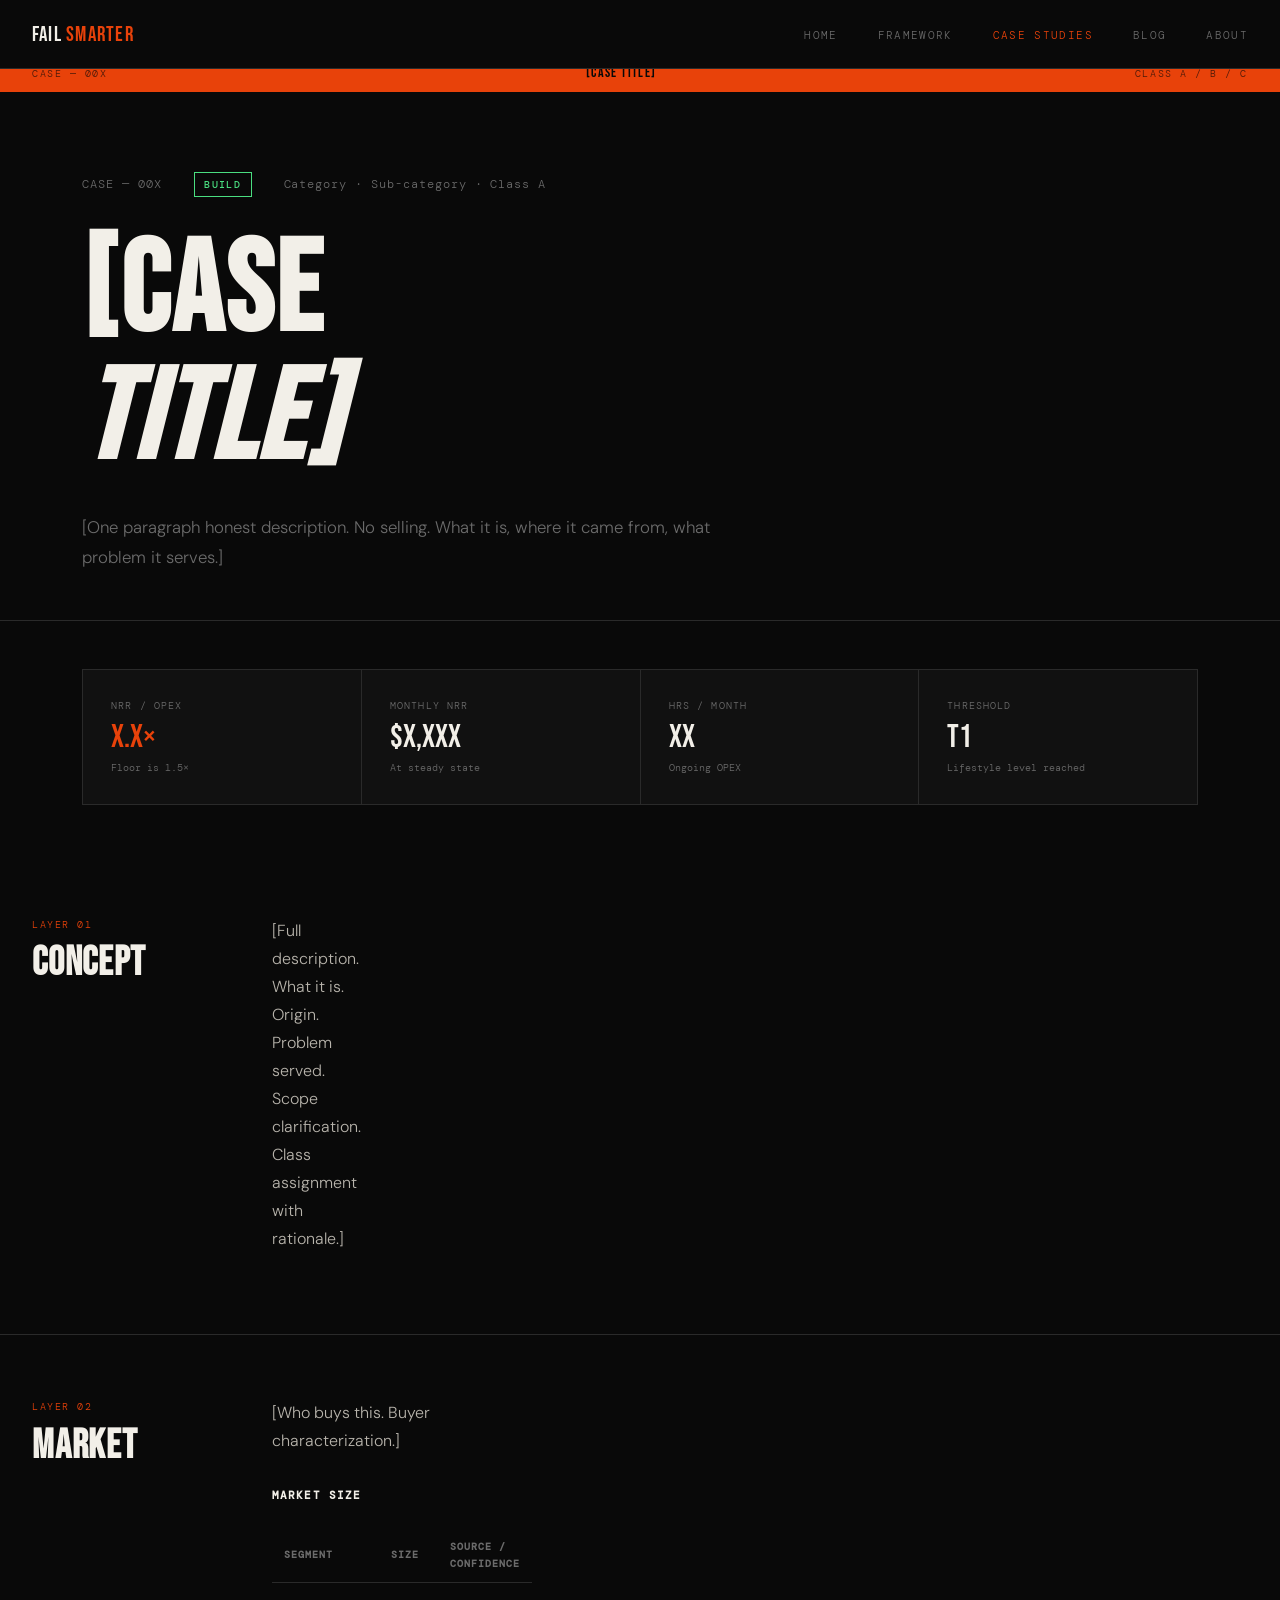
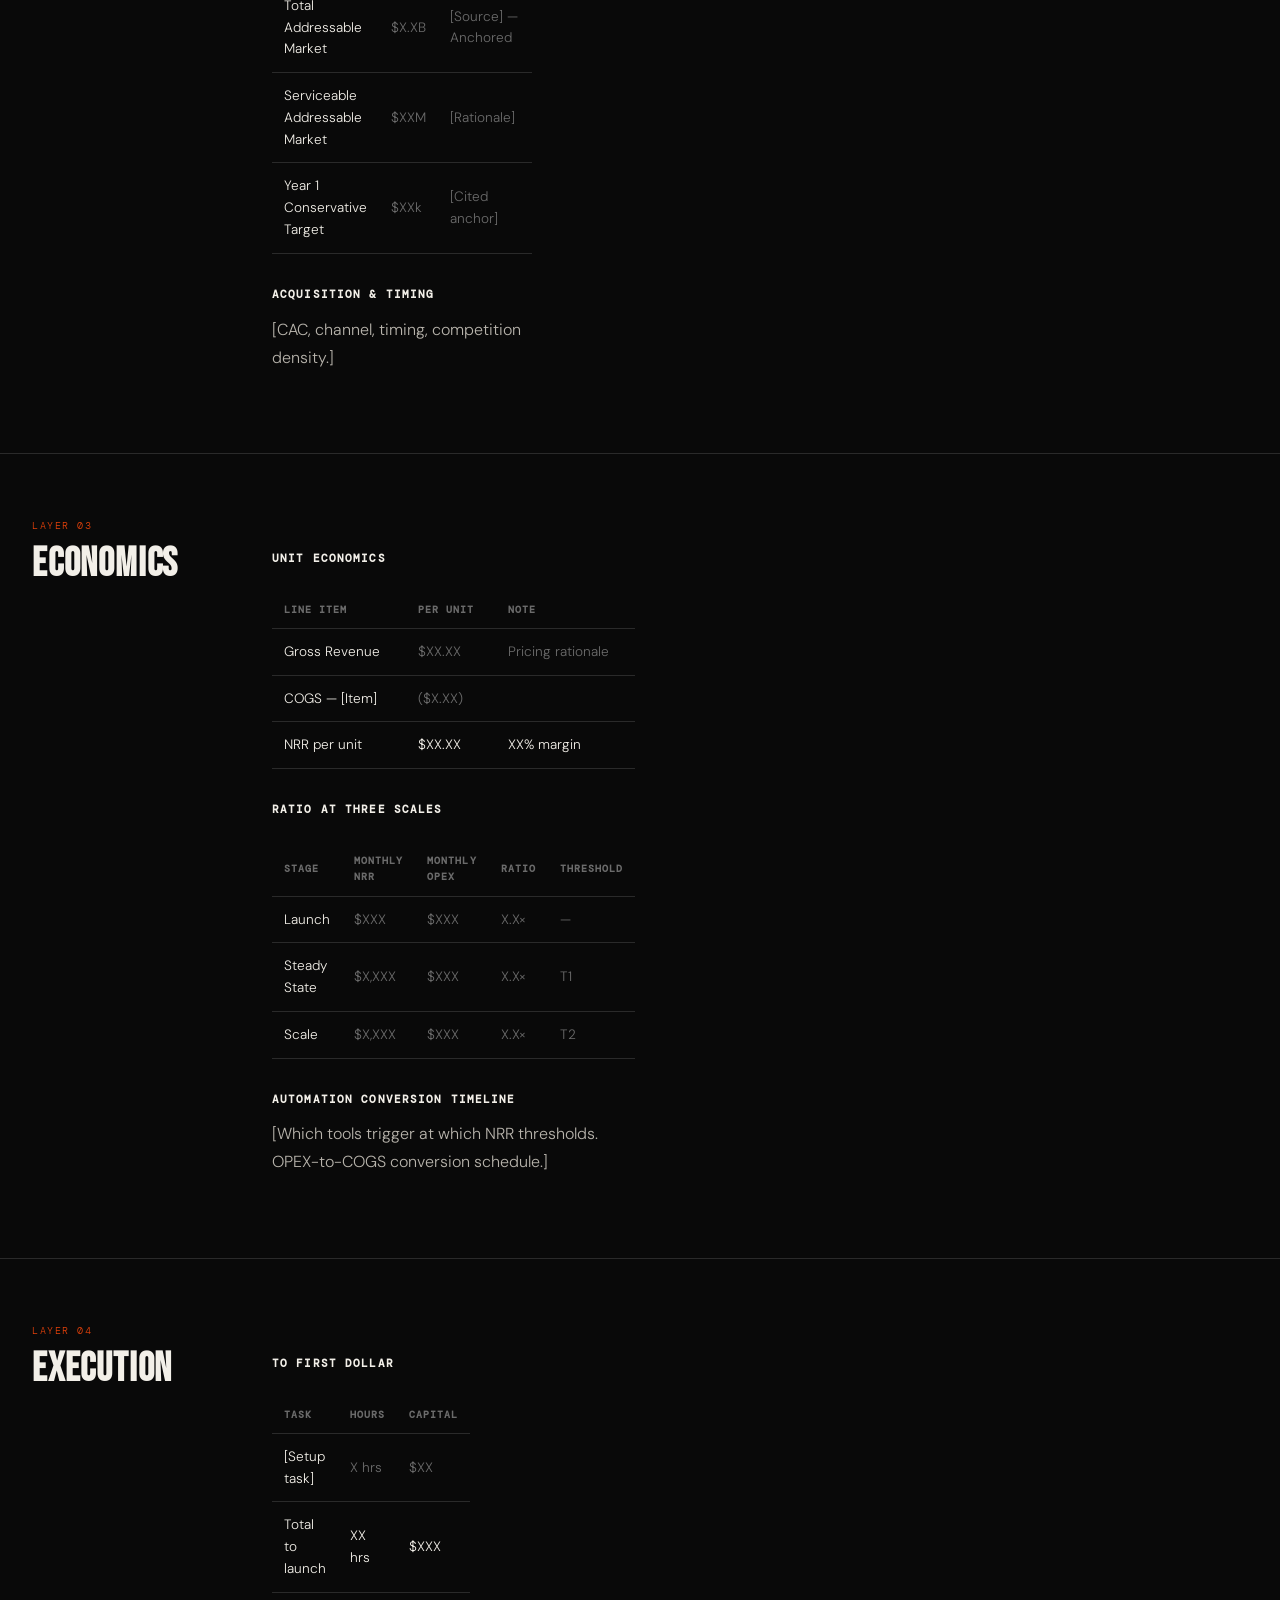
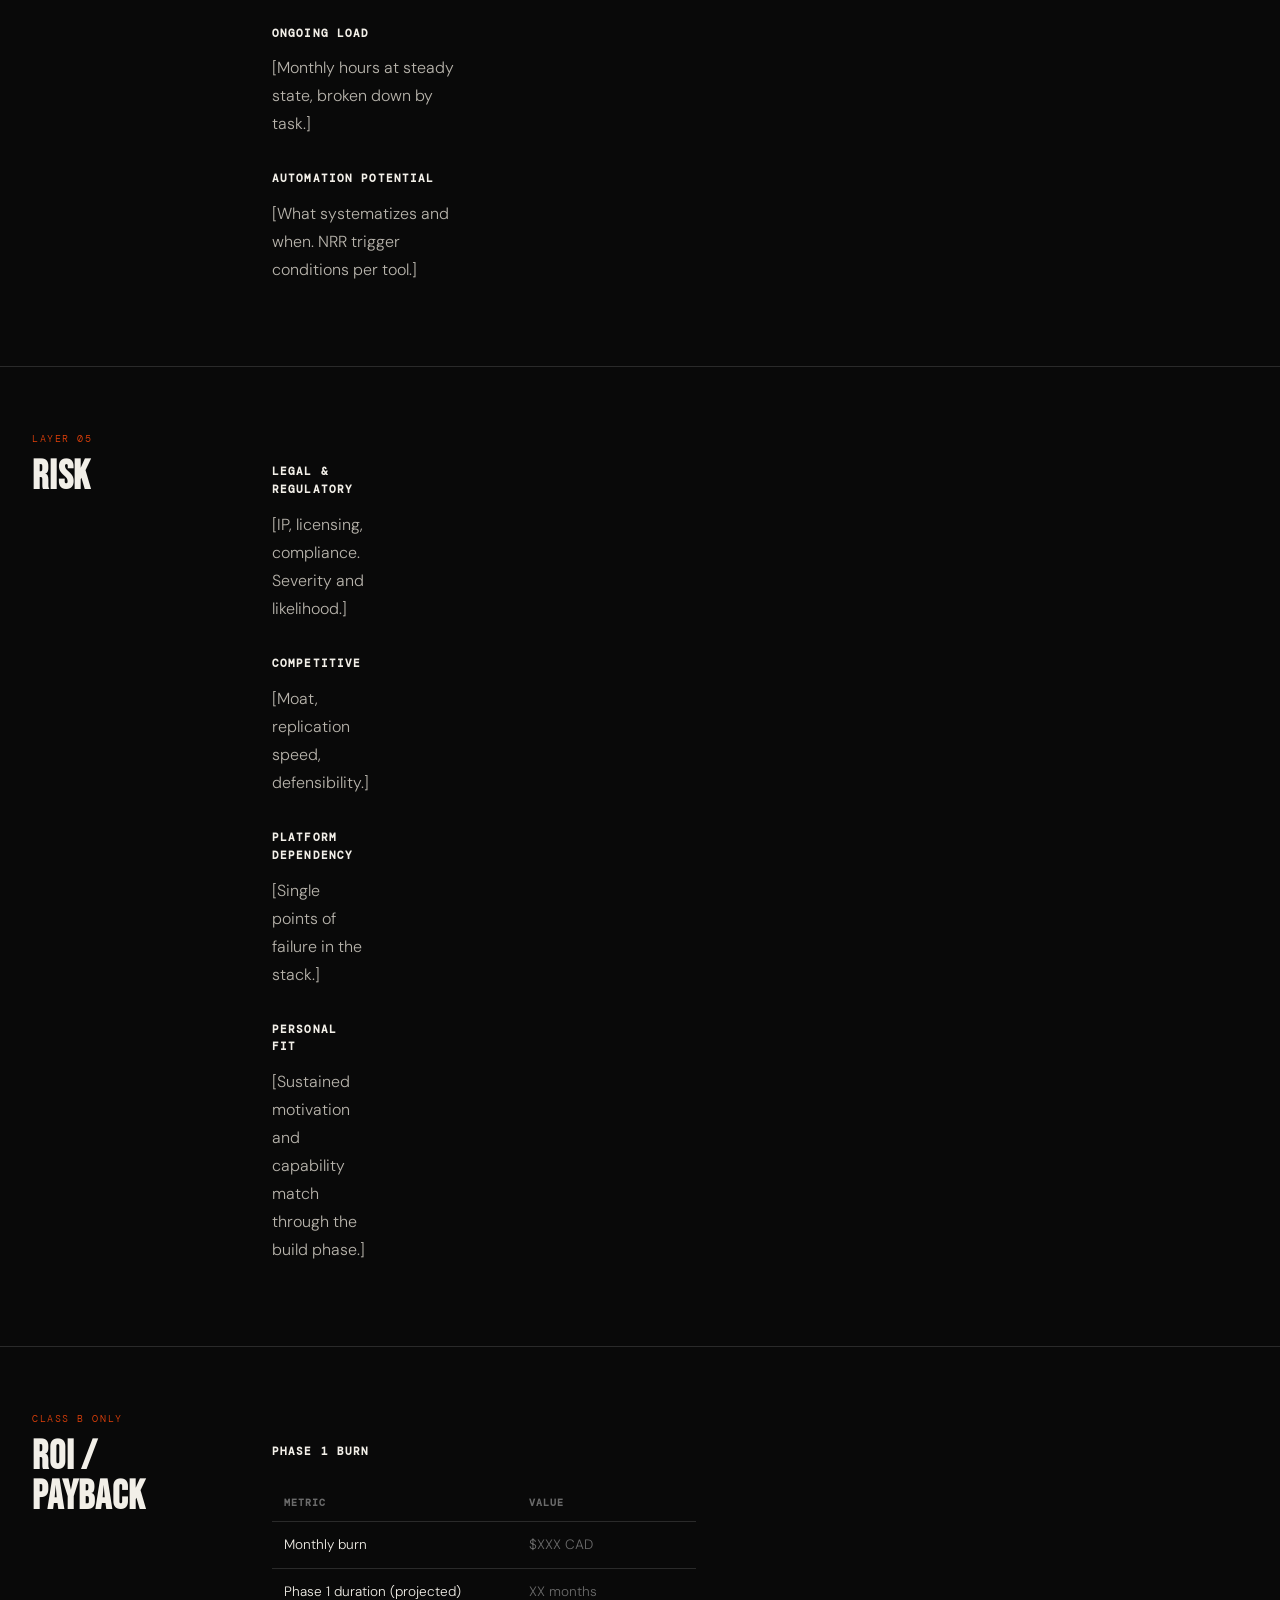
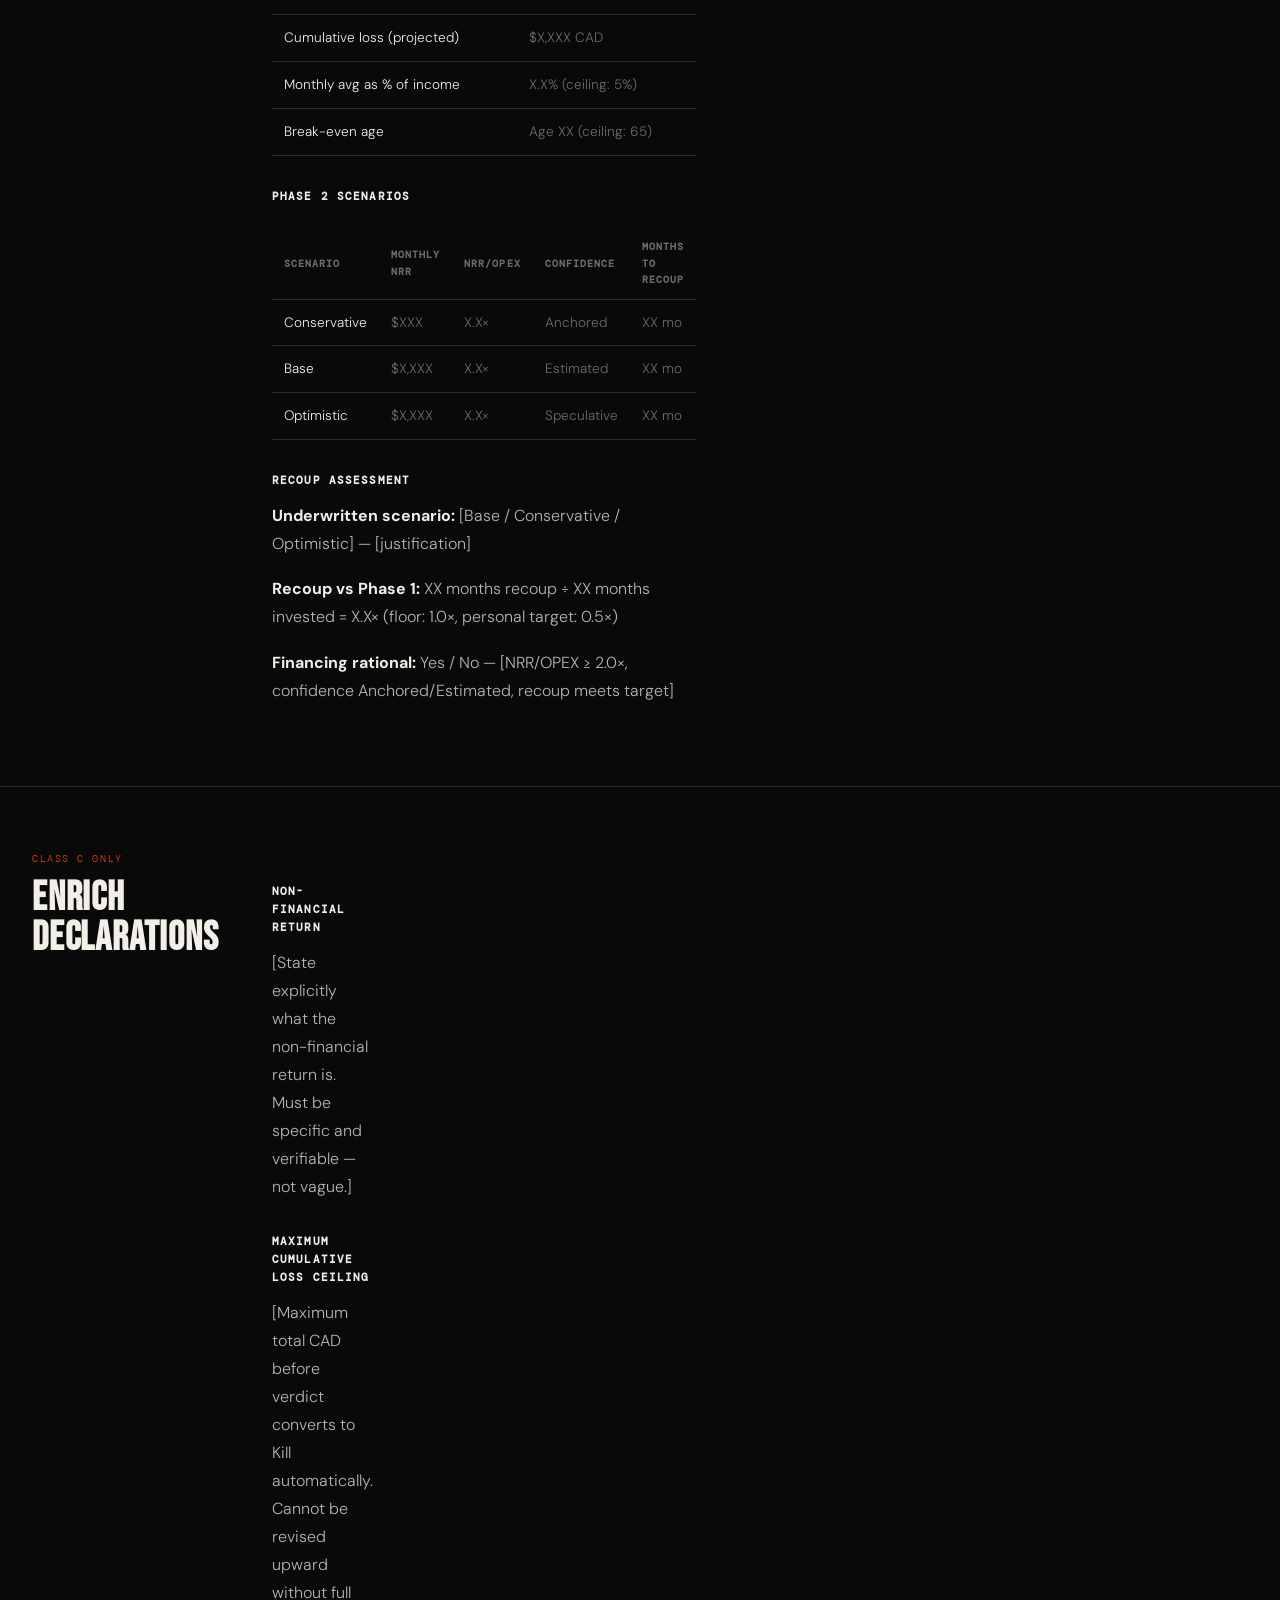
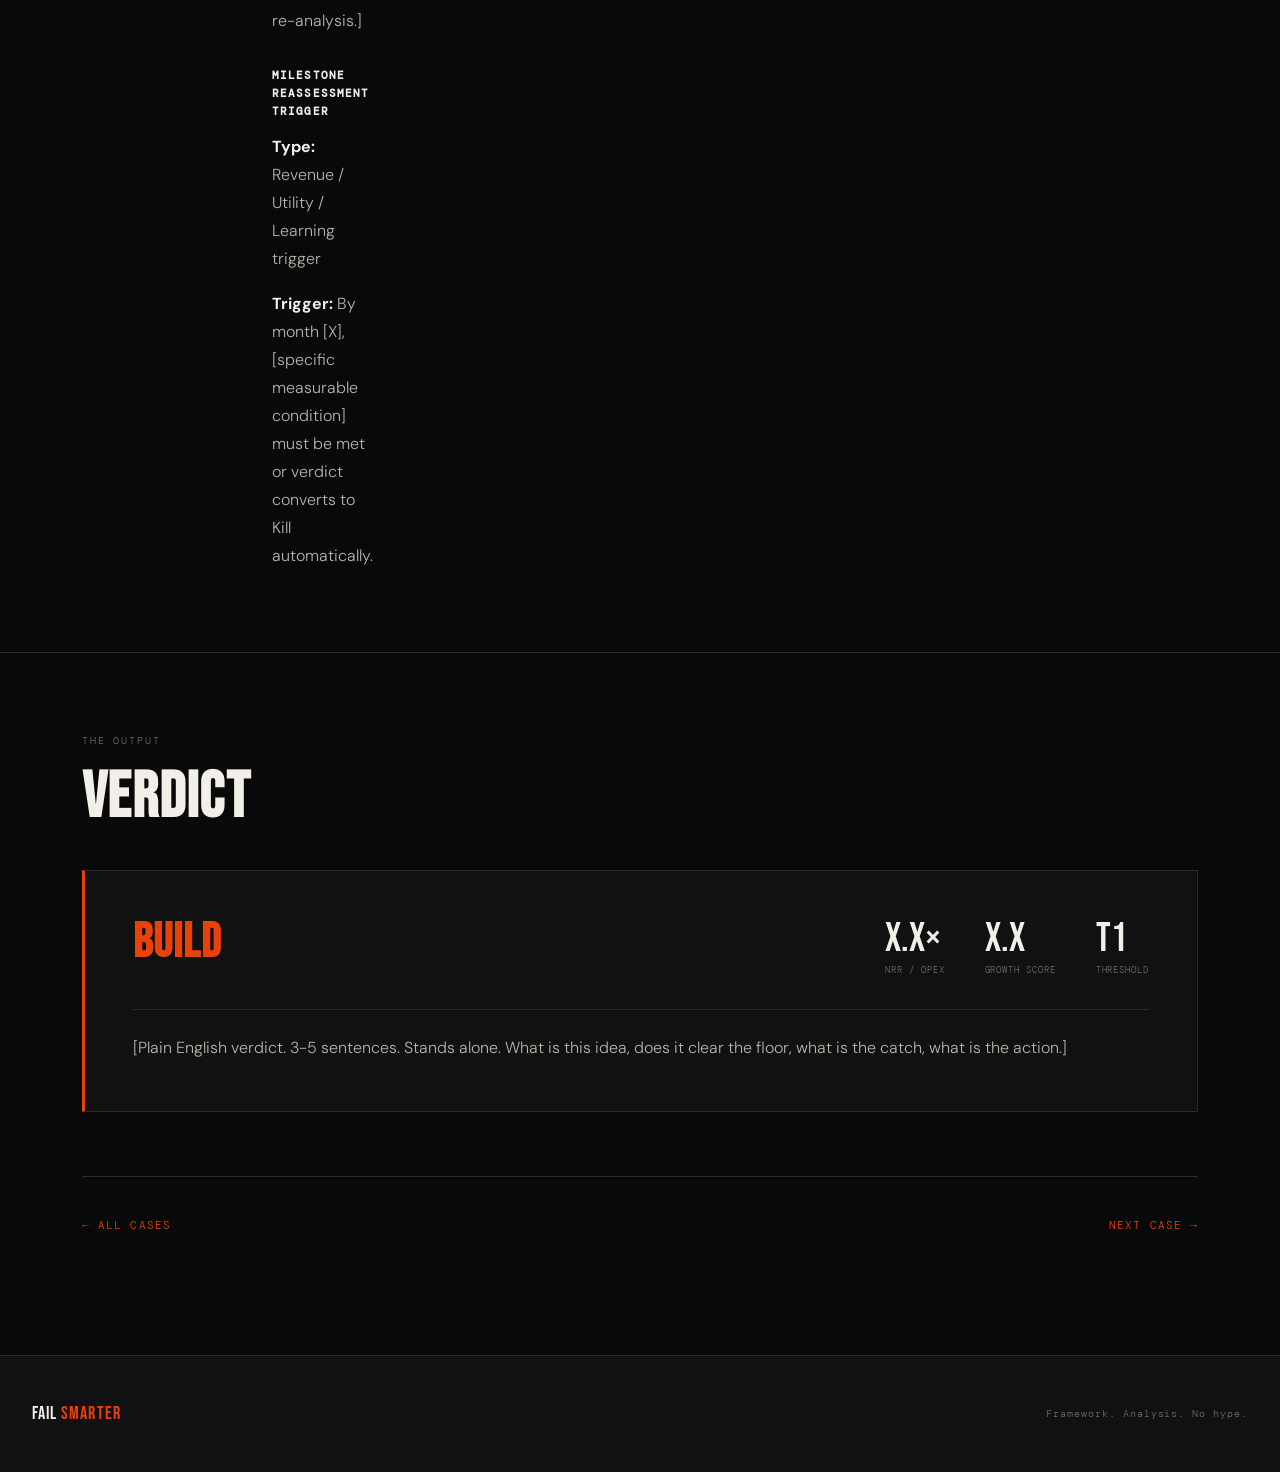
<file: case-studies/template.html>
<!DOCTYPE html>
<html lang="en">
<head>
  <meta charset="UTF-8" /><meta name="viewport" content="width=device-width, initial-scale=1.0" />
  <title>[CASE TITLE] — Fail Smarter</title>
  <link rel="stylesheet" href="../css/style.css" />
  <style>
    .case-hero { padding:5rem 0 3rem; border-bottom:1px solid var(--border); }
    .case-meta-bar { display:flex; gap:2rem; align-items:center; margin-bottom:2rem; flex-wrap:wrap; }
    .scorecard { display:grid; grid-template-columns:repeat(4,1fr); background:var(--border); border:1px solid var(--border); gap:1px; margin:3rem 0; }
    .scorecard-item { background:var(--surface); padding:1.75rem; }
    .sc-label { font-family:var(--font-mono); font-size:0.6rem; letter-spacing:0.12em; text-transform:uppercase; color:var(--muted); margin-bottom:0.5rem; }
    .sc-val { font-family:var(--font-display); font-size:2rem; line-height:1; color:var(--white); }
    .sc-val.highlight { color:var(--signal); }
    .sc-note { font-family:var(--font-mono); font-size:0.62rem; color:var(--muted); margin-top:0.4rem; }
    .layer-section { padding:4rem 0; border-bottom:1px solid var(--border); display:grid; grid-template-columns:11rem 1fr; gap:4rem; }
    .layer-tag { font-family:var(--font-mono); font-size:0.65rem; color:var(--signal); letter-spacing:0.15em; margin-bottom:0.6rem; }
    .layer-section h2 { font-size:2.5rem; color:var(--white); }
    .layer-body p { margin-bottom:1.1rem; }
    .layer-body h4 { font-family:var(--font-mono); font-size:0.7rem; letter-spacing:0.1em; text-transform:uppercase; color:var(--white); margin:2rem 0 0.75rem; }
    .layer-body ul { list-style:none; display:flex; flex-direction:column; gap:0.45rem; margin-bottom:1.5rem; }
    .layer-body ul li { font-size:0.88rem; color:var(--muted); padding-left:1.25rem; position:relative; }
    .layer-body ul li::before { content:'—'; position:absolute; left:0; color:var(--signal); }
    .data-table { width:100%; border-collapse:collapse; margin:1.5rem 0; }
    .data-table th { font-family:var(--font-mono); font-size:0.65rem; letter-spacing:0.1em; text-transform:uppercase; color:var(--muted); text-align:left; padding:0.6rem 0.75rem; border-bottom:1px solid var(--border); }
    .data-table td { font-size:0.85rem; color:var(--muted); padding:0.75rem; border-bottom:1px solid var(--border); }
    .data-table td:first-child { color:var(--white); }
    .data-table .total td { color:var(--white); border-top:1px solid var(--border); }
    .verdict-box { background:var(--surface); border:1px solid var(--border); border-left:3px solid var(--signal); padding:3rem; margin-top:2.5rem; }
    .verdict-box .v-top { display:flex; justify-content:space-between; align-items:flex-start; margin-bottom:2rem; gap:2rem; flex-wrap:wrap; }
    .verdict-box h3 { font-size:3rem; color:var(--signal); }
    .verdict-scores { display:flex; gap:2.5rem; align-items:center; }
    .v-score .num { font-family:var(--font-display); font-size:2.5rem; color:var(--white); line-height:1; }
    .v-score .lbl { font-family:var(--font-mono); font-size:0.58rem; color:var(--muted); letter-spacing:0.1em; text-transform:uppercase; margin-top:0.25rem; }
    .verdict-box .plain-english { font-size:1rem; color:#b8b4ac; line-height:1.8; border-top:1px solid var(--border); padding-top:1.5rem; }
    .nav-cases { display:flex; justify-content:space-between; padding:2.5rem 0; border-top:1px solid var(--border); margin-top:4rem; }
    .nav-case-link { font-family:var(--font-mono); font-size:0.7rem; letter-spacing:0.1em; text-transform:uppercase; color:var(--signal); }
    .nav-case-link:hover { text-decoration:underline; }
    @media(max-width:768px){ .layer-section{grid-template-columns:1fr;gap:1.5rem;} .scorecard{grid-template-columns:1fr 1fr;} }
  </style>
</head>
<body>
<nav>
  <div class="nav-logo">Fail <em>Smarter</em></div>
  <ul class="nav-links">
    <li><a href="../index.html">Home</a></li>
    <li><a href="../framework.html">Framework</a></li>
    <li><a href="../cases.html" class="active">Case Studies</a></li>
    <li><a href="../blog.html">Blog</a></li>
    <li><a href="../about.html">About</a></li>
  </ul>
</nav>
<div class="issue-bar">
  <span>CASE — 00X</span><span class="issue-title">[CASE TITLE]</span><span>Class A / B / C</span>
</div>

<section class="case-hero">
  <div class="container">
    <div class="case-meta-bar">
      <span class="mono muted">CASE — 00X</span>
      <span class="verdict verdict-build">Build</span>
      <span class="mono muted">Category · Sub-category · Class A</span>
    </div>
    <h1>[CASE<br><em>TITLE]</em></h1>
    <p style="max-width:62ch; margin-top:1.75rem; font-size:1.05rem; color:var(--muted);">[One paragraph honest description. No selling. What it is, where it came from, what problem it serves.]</p>
  </div>
</section>

<div class="container">
  <div class="scorecard">
    <div class="scorecard-item"><div class="sc-label">NRR / OPEX</div><div class="sc-val highlight">X.X×</div><div class="sc-note">Floor is 1.5×</div></div>
    <div class="scorecard-item"><div class="sc-label">Monthly NRR</div><div class="sc-val">$X,XXX</div><div class="sc-note">At steady state</div></div>
    <div class="scorecard-item"><div class="sc-label">Hrs / Month</div><div class="sc-val">XX</div><div class="sc-note">Ongoing OPEX</div></div>
    <div class="scorecard-item"><div class="sc-label">Threshold</div><div class="sc-val">T1</div><div class="sc-note">Lifestyle level reached</div></div>
  </div>
</div>

<section class="layer-section"><div class="container" style="display:grid;grid-template-columns:11rem 1fr;gap:4rem;">
  <div><div class="layer-tag">LAYER 01</div><h2>Concept</h2></div>
  <div class="layer-body"><p>[Full description. What it is. Origin. Problem served. Scope clarification. Class assignment with rationale.]</p></div>
</div></section>

<section class="layer-section"><div class="container" style="display:grid;grid-template-columns:11rem 1fr;gap:4rem;">
  <div><div class="layer-tag">LAYER 02</div><h2>Market</h2></div>
  <div class="layer-body">
    <p>[Who buys this. Buyer characterization.]</p>
    <h4>Market Size</h4>
    <table class="data-table"><thead><tr><th>Segment</th><th>Size</th><th>Source / Confidence</th></tr></thead>
    <tbody>
      <tr><td>Total Addressable Market</td><td>$X.XB</td><td>[Source] — Anchored</td></tr>
      <tr><td>Serviceable Addressable Market</td><td>$XXM</td><td>[Rationale]</td></tr>
      <tr><td>Year 1 Conservative Target</td><td>$XXk</td><td>[Cited anchor]</td></tr>
    </tbody></table>
    <h4>Acquisition & Timing</h4>
    <p>[CAC, channel, timing, competition density.]</p>
  </div>
</div></section>

<section class="layer-section"><div class="container" style="display:grid;grid-template-columns:11rem 1fr;gap:4rem;">
  <div><div class="layer-tag">LAYER 03</div><h2>Economics</h2></div>
  <div class="layer-body">
    <h4>Unit Economics</h4>
    <table class="data-table"><thead><tr><th>Line Item</th><th>Per Unit</th><th>Note</th></tr></thead>
    <tbody>
      <tr><td>Gross Revenue</td><td>$XX.XX</td><td>Pricing rationale</td></tr>
      <tr><td>COGS — [Item]</td><td>($X.XX)</td><td></td></tr>
      <tr class="total"><td>NRR per unit</td><td>$XX.XX</td><td>XX% margin</td></tr>
    </tbody></table>
    <h4>Ratio at Three Scales</h4>
    <table class="data-table"><thead><tr><th>Stage</th><th>Monthly NRR</th><th>Monthly OPEX</th><th>Ratio</th><th>Threshold</th></tr></thead>
    <tbody>
      <tr><td>Launch</td><td>$XXX</td><td>$XXX</td><td>X.X×</td><td>—</td></tr>
      <tr><td>Steady State</td><td>$X,XXX</td><td>$XXX</td><td>X.X×</td><td>T1</td></tr>
      <tr><td>Scale</td><td>$X,XXX</td><td>$XXX</td><td>X.X×</td><td>T2</td></tr>
    </tbody></table>
    <h4>Automation Conversion Timeline</h4>
    <p>[Which tools trigger at which NRR thresholds. OPEX-to-COGS conversion schedule.]</p>
  </div>
</div></section>

<section class="layer-section"><div class="container" style="display:grid;grid-template-columns:11rem 1fr;gap:4rem;">
  <div><div class="layer-tag">LAYER 04</div><h2>Execution</h2></div>
  <div class="layer-body">
    <h4>To First Dollar</h4>
    <table class="data-table"><thead><tr><th>Task</th><th>Hours</th><th>Capital</th></tr></thead>
    <tbody>
      <tr><td>[Setup task]</td><td>X hrs</td><td>$XX</td></tr>
      <tr class="total"><td>Total to launch</td><td>XX hrs</td><td>$XXX</td></tr>
    </tbody></table>
    <h4>Ongoing Load</h4>
    <p>[Monthly hours at steady state, broken down by task.]</p>
    <h4>Automation Potential</h4>
    <p>[What systematizes and when. NRR trigger conditions per tool.]</p>
  </div>
</div></section>

<section class="layer-section"><div class="container" style="display:grid;grid-template-columns:11rem 1fr;gap:4rem;">
  <div><div class="layer-tag">LAYER 05</div><h2>Risk</h2></div>
  <div class="layer-body">
    <h4>Legal & Regulatory</h4><p>[IP, licensing, compliance. Severity and likelihood.]</p>
    <h4>Competitive</h4><p>[Moat, replication speed, defensibility.]</p>
    <h4>Platform Dependency</h4><p>[Single points of failure in the stack.]</p>
    <h4>Personal Fit</h4><p>[Sustained motivation and capability match through the build phase.]</p>
  </div>
</div></section>

<!-- ROI / PAYBACK — Class B only. Delete this section for Class A ideas. -->
<section class="layer-section"><div class="container" style="display:grid;grid-template-columns:11rem 1fr;gap:4rem;">
  <div><div class="layer-tag">CLASS B ONLY</div><h2>ROI / Payback</h2></div>
  <div class="layer-body">
    <h4>Phase 1 Burn</h4>
    <table class="data-table"><thead><tr><th>Metric</th><th>Value</th></tr></thead>
    <tbody>
      <tr><td>Monthly burn</td><td>$XXX CAD</td></tr>
      <tr><td>Phase 1 duration (projected)</td><td>XX months</td></tr>
      <tr><td>Cumulative loss (projected)</td><td>$X,XXX CAD</td></tr>
      <tr><td>Monthly avg as % of income</td><td>X.X% (ceiling: 5%)</td></tr>
      <tr><td>Break-even age</td><td>Age XX (ceiling: 65)</td></tr>
    </tbody></table>
    <h4>Phase 2 Scenarios</h4>
    <table class="data-table"><thead><tr><th>Scenario</th><th>Monthly NRR</th><th>NRR/OPEX</th><th>Confidence</th><th>Months to recoup</th></tr></thead>
    <tbody>
      <tr><td>Conservative</td><td>$XXX</td><td>X.X×</td><td>Anchored</td><td>XX mo</td></tr>
      <tr><td>Base</td><td>$X,XXX</td><td>X.X×</td><td>Estimated</td><td>XX mo</td></tr>
      <tr><td>Optimistic</td><td>$X,XXX</td><td>X.X×</td><td>Speculative</td><td>XX mo</td></tr>
    </tbody></table>
    <h4>Recoup Assessment</h4>
    <p><strong style="color:var(--white);">Underwritten scenario:</strong> [Base / Conservative / Optimistic] — [justification]</p>
    <p><strong style="color:var(--white);">Recoup vs Phase 1:</strong> XX months recoup ÷ XX months invested = X.X× (floor: 1.0×, personal target: 0.5×)</p>
    <p><strong style="color:var(--white);">Financing rational:</strong> Yes / No — [NRR/OPEX ≥ 2.0×, confidence Anchored/Estimated, recoup meets target]</p>
  </div>
</div></section>

<!-- ENRICH DECLARATIONS — Class C only. Delete this section for Class A/B ideas. -->
<section class="layer-section"><div class="container" style="display:grid;grid-template-columns:11rem 1fr;gap:4rem;">
  <div><div class="layer-tag">CLASS C ONLY</div><h2>Enrich Declarations</h2></div>
  <div class="layer-body">
    <h4>Non-Financial Return</h4>
    <p>[State explicitly what the non-financial return is. Must be specific and verifiable — not vague.]</p>
    <h4>Maximum Cumulative Loss Ceiling</h4>
    <p>[Maximum total CAD before verdict converts to Kill automatically. Cannot be revised upward without full re-analysis.]</p>
    <h4>Milestone Reassessment Trigger</h4>
    <p><strong style="color:var(--white);">Type:</strong> Revenue / Utility / Learning trigger</p>
    <p><strong style="color:var(--white);">Trigger:</strong> By month [X], [specific measurable condition] must be met or verdict converts to Kill automatically.</p>
  </div>
</div></section>

<section style="padding:5rem 0;">
  <div class="container">
    <div class="label" style="margin-bottom:1rem;">The Output</div>
    <h2>Verdict</h2>
    <div class="verdict-box">
      <div class="v-top">
        <h3>BUILD</h3>
        <div class="verdict-scores">
          <div class="v-score"><div class="num">X.X×</div><div class="lbl">NRR / OPEX</div></div>
          <div class="v-score"><div class="num">X.X</div><div class="lbl">Growth Score</div></div>
          <div class="v-score"><div class="num">T1</div><div class="lbl">Threshold</div></div>
        </div>
      </div>
      <p class="plain-english">[Plain English verdict. 3-5 sentences. Stands alone. What is this idea, does it clear the floor, what is the catch, what is the action.]</p>
    </div>
    <div class="nav-cases">
      <a class="nav-case-link" href="../cases.html">← All cases</a>
      <a class="nav-case-link" href="#">Next case →</a>
    </div>
  </div>
</section>

<footer><div class="footer-logo">Fail <em>Smarter</em></div><p>Framework. Analysis. No hype.</p></footer>
</body>
</html>
</file>
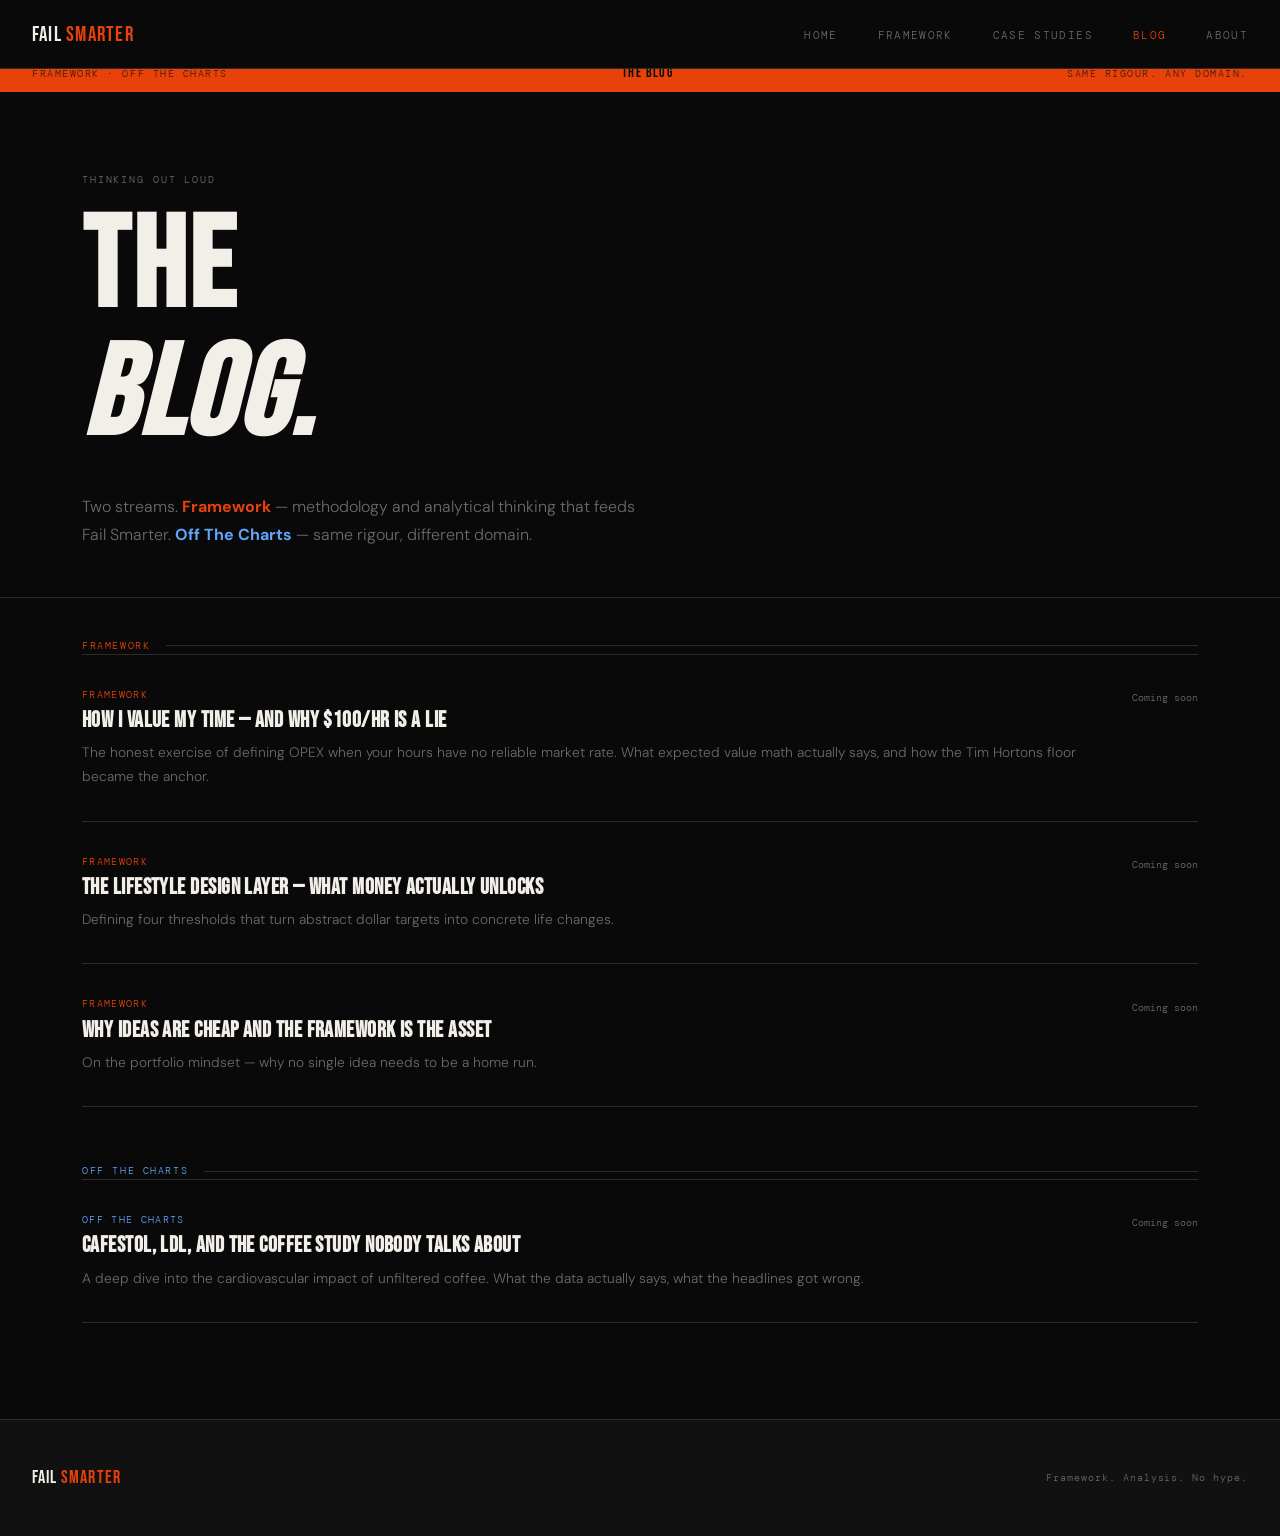
<file: failsmarter/blog.html>
<!DOCTYPE html>
<html lang="en">
<head>
  <meta charset="UTF-8" /><meta name="viewport" content="width=device-width, initial-scale=1.0" />
  <title>Blog — Fail Smarter</title>
  <link rel="stylesheet" href="css/style.css" />
  <style>
    .stream-label { font-family:var(--font-mono); font-size:0.62rem; letter-spacing:0.16em; text-transform:uppercase; display:flex; align-items:center; gap:1rem; padding:2.5rem 0 0; }
    .stream-label::after { content:''; flex:1; height:1px; background:var(--border); }
    .stream-label.fw { color:var(--signal); }
    .stream-label.oc { color:#60a5fa; }
  </style>
</head>
<body>
<nav>
  <div class="nav-logo">Fail <em>Smarter</em></div>
  <ul class="nav-links">
    <li><a href="index.html">Home</a></li><li><a href="framework.html">Framework</a></li>
    <li><a href="cases.html">Case Studies</a></li>
    <li><a href="blog.html" class="active">Blog</a></li><li><a href="about.html">About</a></li>
  </ul>
</nav>
<div class="issue-bar">
  <span>Framework · Off The Charts</span><span class="issue-title">The Blog</span><span>Same rigour. Any domain.</span>
</div>
<section style="padding:5rem 0 3rem; border-bottom:1px solid var(--border);">
  <div class="container">
    <div class="label" style="margin-bottom:1rem;">Thinking out loud</div>
    <h1>The<br><em>Blog.</em></h1>
    <p style="max-width:52ch; margin-top:2rem; color:var(--muted);">Two streams. <strong style="color:var(--signal)">Framework</strong> — methodology and analytical thinking that feeds Fail Smarter. <strong style="color:#60a5fa">Off The Charts</strong> — same rigour, different domain.</p>
  </div>
</section>
<div class="container" style="padding-bottom:6rem;">
  <div class="stream-label fw">Framework</div>
  <div class="blog-list" style="margin-bottom:0;">
    <div class="blog-card">
      <div><div class="blog-tag tag-fw">Framework</div><h3>How I Value My Time — And Why $100/hr Is A Lie</h3><p>The honest exercise of defining OPEX when your hours have no reliable market rate. What expected value math actually says, and how the Tim Hortons floor became the anchor.</p></div>
      <div class="blog-date">Coming soon</div>
    </div>
    <div class="blog-card">
      <div><div class="blog-tag tag-fw">Framework</div><h3>The Lifestyle Design Layer — What Money Actually Unlocks</h3><p>Defining four thresholds that turn abstract dollar targets into concrete life changes.</p></div>
      <div class="blog-date">Coming soon</div>
    </div>
    <div class="blog-card">
      <div><div class="blog-tag tag-fw">Framework</div><h3>Why Ideas Are Cheap and the Framework Is the Asset</h3><p>On the portfolio mindset — why no single idea needs to be a home run.</p></div>
      <div class="blog-date">Coming soon</div>
    </div>
  </div>
  <div class="stream-label oc" style="margin-top:1rem;">Off The Charts</div>
  <div class="blog-list" style="margin-bottom:0;">
    <div class="blog-card">
      <div><div class="blog-tag tag-oc">Off The Charts</div><h3>Cafestol, LDL, and the Coffee Study Nobody Talks About</h3><p>A deep dive into the cardiovascular impact of unfiltered coffee. What the data actually says, what the headlines got wrong.</p></div>
      <div class="blog-date">Coming soon</div>
    </div>
  </div>
</div>
<footer><div class="footer-logo">Fail <em>Smarter</em></div><p>Framework. Analysis. No hype.</p></footer>
</body>
</html>
</file>
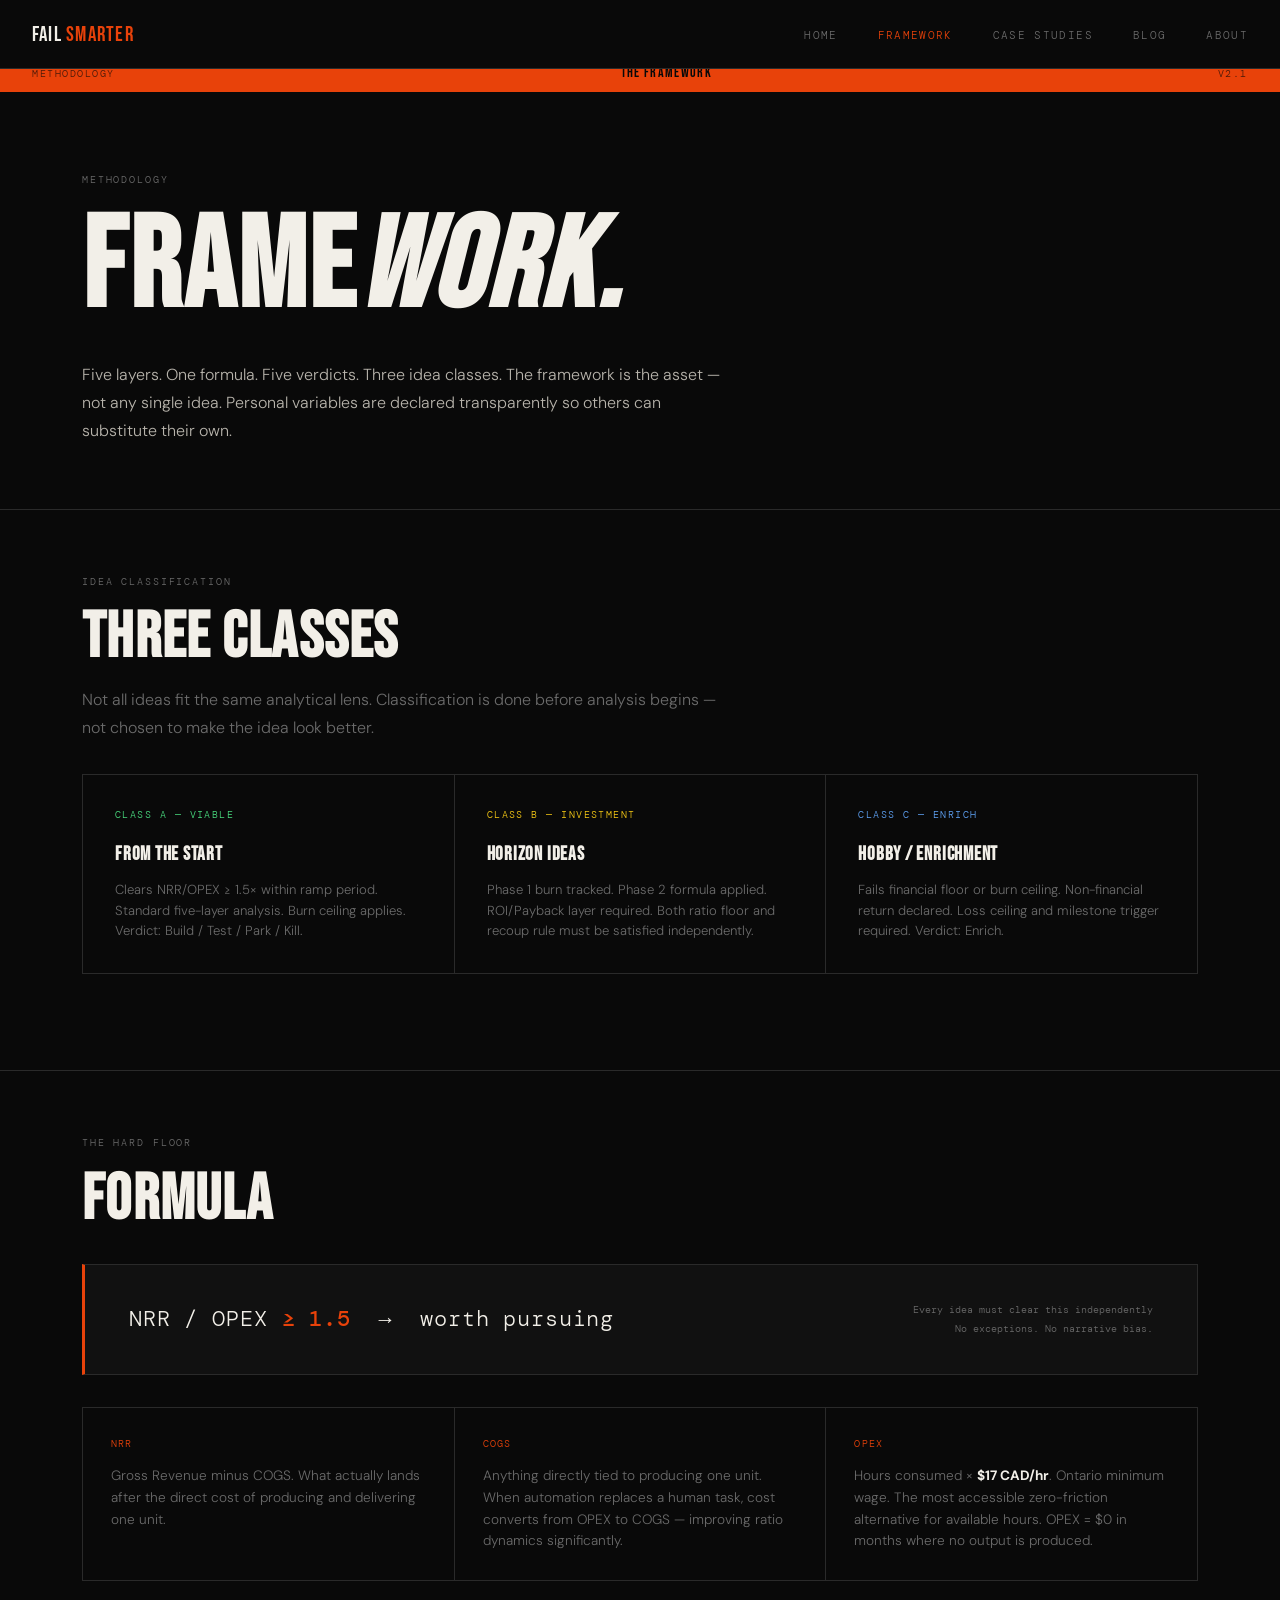
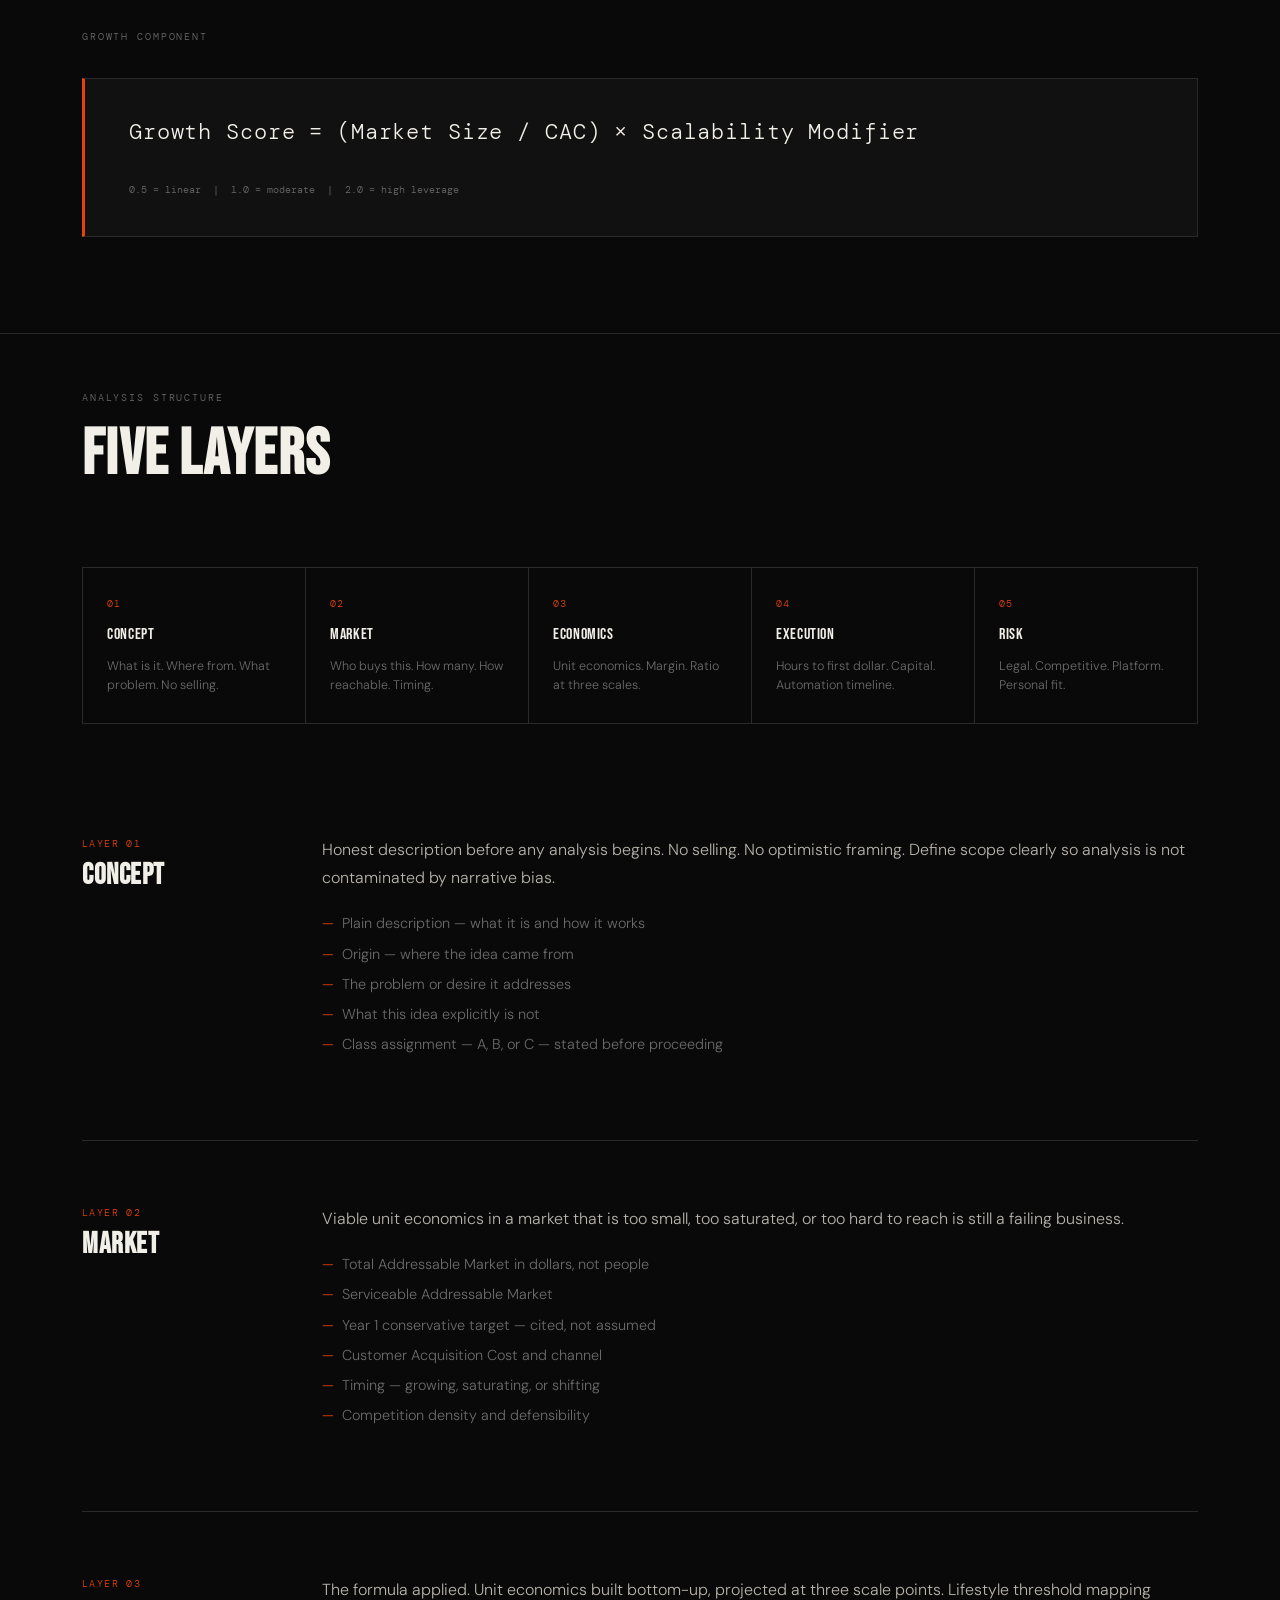
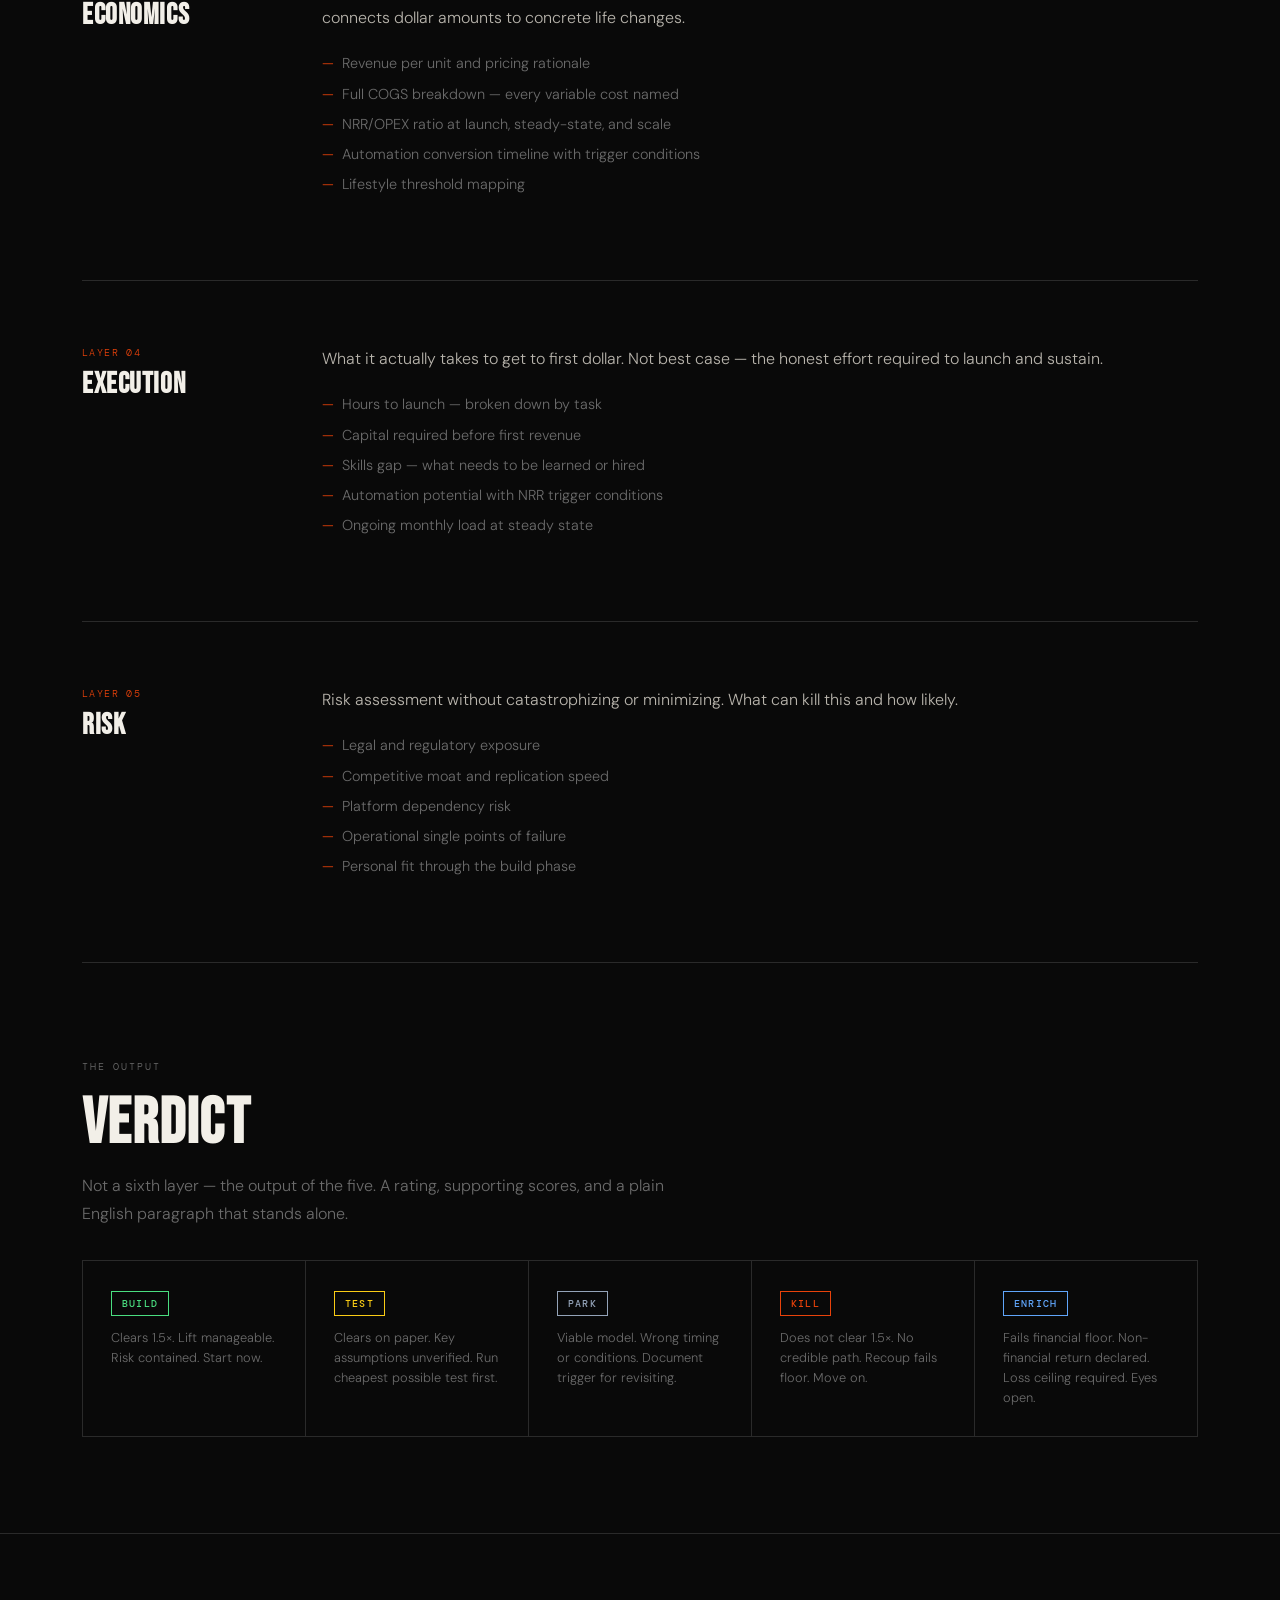
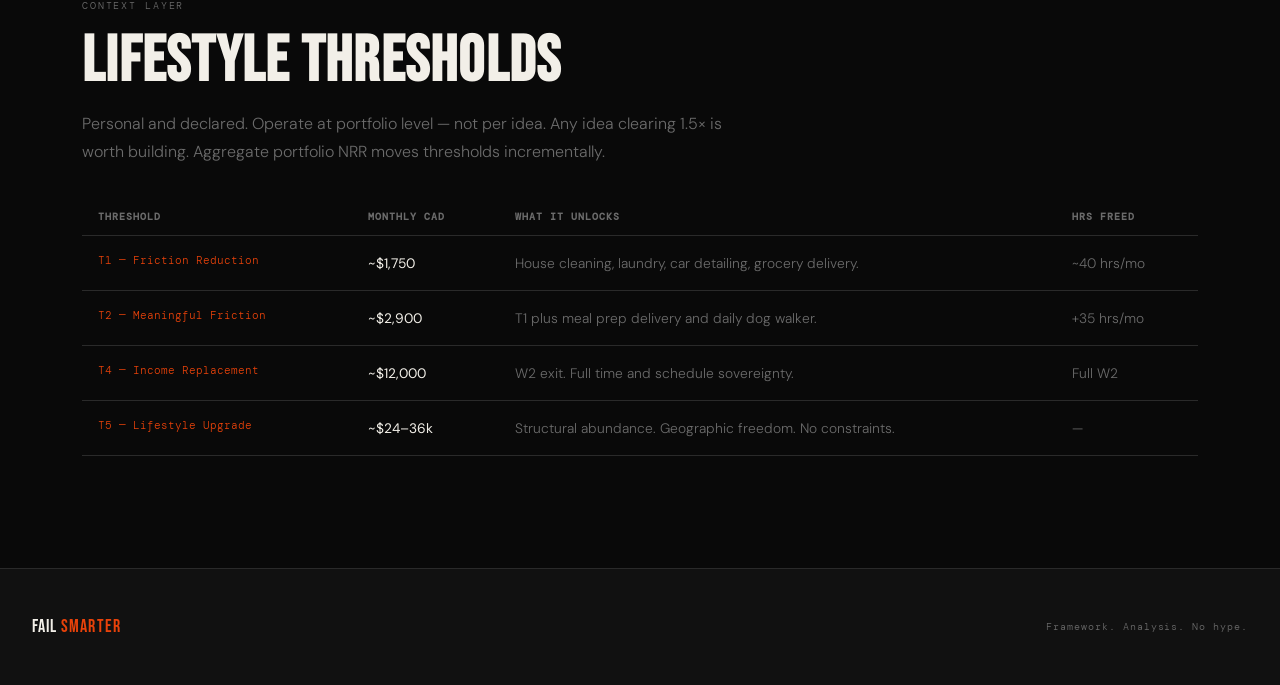
<file: failsmarter/framework.html>
<!DOCTYPE html>
<html lang="en">
<head>
  <meta charset="UTF-8" /><meta name="viewport" content="width=device-width, initial-scale=1.0" />
  <title>Framework — Fail Smarter</title>
  <link rel="stylesheet" href="css/style.css" />
  <style>
    .page-hero { padding:5rem 0 4rem; border-bottom:1px solid var(--border); }
    .fw-block { padding:4rem 0; border-bottom:1px solid var(--border); display:grid; grid-template-columns:11rem 1fr; gap:4rem; }
    .fw-block-aside .layer-tag { font-family:var(--font-mono); font-size:0.62rem; color:var(--signal); letter-spacing:0.14em; margin-bottom:0.6rem; }
    .fw-block-aside h3 { font-size:1.8rem; color:var(--white); }
    .fw-block-body p { margin-bottom:1.1rem; }
    .fw-block-body ul { list-style:none; margin:1.25rem 0; display:flex; flex-direction:column; gap:0.45rem; }
    .fw-block-body ul li { font-size:0.9rem; color:var(--muted); padding-left:1.25rem; position:relative; }
    .fw-block-body ul li::before { content:'—'; position:absolute; left:0; color:var(--signal); }
    .def-grid { display:grid; grid-template-columns:repeat(3,1fr); background:var(--border); border:1px solid var(--border); gap:1px; margin:2rem 0; }
    .def-item { background:var(--black); padding:1.75rem; }
    .def-term { font-family:var(--font-mono); font-size:0.65rem; color:var(--signal); letter-spacing:0.12em; margin-bottom:0.75rem; }
    .def-item p { font-size:0.85rem; color:var(--muted); line-height:1.6; }
    .verdict-strip { display:grid; grid-template-columns:repeat(5,1fr); background:var(--border); border:1px solid var(--border); gap:1px; margin:2rem 0; }
    .verdict-cell { background:var(--black); padding:1.75rem; }
    .verdict-cell p { font-size:0.8rem; color:var(--muted); margin-top:0.75rem; line-height:1.55; }
    .threshold-table { width:100%; border-collapse:collapse; margin:2rem 0; }
    .threshold-table th { font-family:var(--font-mono); font-size:0.62rem; letter-spacing:0.1em; text-transform:uppercase; color:var(--muted); text-align:left; padding:0.65rem 1rem; border-bottom:1px solid var(--border); }
    .threshold-table td { padding:1rem; font-size:0.86rem; color:var(--muted); border-bottom:1px solid var(--border); vertical-align:top; }
    .threshold-table td:first-child { font-family:var(--font-mono); color:var(--signal); font-size:0.7rem; white-space:nowrap; }
    .threshold-table td strong { color:var(--white); font-weight:400; }
    .idea-class-grid { display:grid; grid-template-columns:repeat(3,1fr); background:var(--border); border:1px solid var(--border); gap:1px; margin:2rem 0; }
    .idea-class { background:var(--black); padding:2rem; }
    .idea-class .class-tag { font-family:var(--font-mono); font-size:0.65rem; letter-spacing:0.14em; margin-bottom:1rem; }
    .idea-class h4 { font-family:var(--font-display); font-size:1.2rem; color:var(--white); margin-bottom:0.6rem; letter-spacing:0.04em; }
    .idea-class p { font-size:0.82rem; color:var(--muted); line-height:1.55; }
    @media(max-width:768px){ .fw-block{grid-template-columns:1fr;gap:1.5rem;} .def-grid{grid-template-columns:1fr;} .verdict-strip{grid-template-columns:1fr 1fr;} .idea-class-grid{grid-template-columns:1fr;} }
  </style>
</head>
<body>
<nav>
  <div class="nav-logo">Fail <em>Smarter</em></div>
  <ul class="nav-links">
    <li><a href="index.html">Home</a></li>
    <li><a href="framework.html" class="active">Framework</a></li>
    <li><a href="cases.html">Case Studies</a></li>
    <li><a href="blog.html">Blog</a></li>
    <li><a href="about.html">About</a></li>
  </ul>
</nav>
<div class="issue-bar">
  <span>Methodology</span><span class="issue-title">The Framework</span><span>v2.1</span>
</div>

<section class="page-hero">
  <div class="container">
    <div class="label" style="margin-bottom:1rem;">Methodology</div>
    <h1>Frame<em>work.</em></h1>
    <p style="max-width:58ch; margin-top:1.75rem;">Five layers. One formula. Five verdicts. Three idea classes. The framework is the asset — not any single idea. Personal variables are declared transparently so others can substitute their own.</p>
  </div>
</section>

<section style="padding:4rem 0; border-bottom:1px solid var(--border);">
  <div class="container">
    <div class="label" style="margin-bottom:1rem;">Idea Classification</div>
    <h2>Three Classes</h2>
    <p style="max-width:58ch; color:var(--muted); margin-top:1rem; margin-bottom:0;">Not all ideas fit the same analytical lens. Classification is done before analysis begins — not chosen to make the idea look better.</p>
    <div class="idea-class-grid">
      <div class="idea-class">
        <div class="class-tag" style="color:#4ade80;">CLASS A — VIABLE</div>
        <h4>From the Start</h4>
        <p>Clears NRR/OPEX ≥ 1.5× within ramp period. Standard five-layer analysis. Burn ceiling applies. Verdict: Build / Test / Park / Kill.</p>
      </div>
      <div class="idea-class">
        <div class="class-tag" style="color:#facc15;">CLASS B — INVESTMENT</div>
        <h4>Horizon Ideas</h4>
        <p>Phase 1 burn tracked. Phase 2 formula applied. ROI/Payback layer required. Both ratio floor and recoup rule must be satisfied independently.</p>
      </div>
      <div class="idea-class">
        <div class="class-tag" style="color:#60a5fa;">CLASS C — ENRICH</div>
        <h4>Hobby / Enrichment</h4>
        <p>Fails financial floor or burn ceiling. Non-financial return declared. Loss ceiling and milestone trigger required. Verdict: Enrich.</p>
      </div>
    </div>
  </div>
</section>

<section style="padding:4rem 0; border-bottom:1px solid var(--border);">
  <div class="container">
    <div class="label" style="margin-bottom:1rem;">The Hard Floor</div>
    <h2>Formula</h2>
    <div class="formula-block" style="margin-top:2rem;">
      <div class="formula-expr">NRR / OPEX <span class="floor">≥ 1.5</span> &nbsp;→&nbsp; worth pursuing</div>
      <div class="formula-note">Every idea must clear this independently<br>No exceptions. No narrative bias.</div>
    </div>
    <div class="def-grid">
      <div class="def-item"><div class="def-term">NRR</div><p>Gross Revenue minus COGS. What actually lands after the direct cost of producing and delivering one unit.</p></div>
      <div class="def-item"><div class="def-term">COGS</div><p>Anything directly tied to producing one unit. When automation replaces a human task, cost converts from OPEX to COGS — improving ratio dynamics significantly.</p></div>
      <div class="def-item"><div class="def-term">OPEX</div><p>Hours consumed × <strong style="color:var(--white);">$17 CAD/hr</strong>. Ontario minimum wage. The most accessible zero-friction alternative for available hours. OPEX = $0 in months where no output is produced.</p></div>
    </div>
    <div style="margin-top:3rem;">
      <div class="label" style="margin-bottom:1rem;">Growth Component</div>
      <div class="formula-block">
        <div class="formula-expr">Growth Score = (Market Size / CAC) × Scalability Modifier</div>
        <div class="formula-note">0.5 = linear &nbsp;|&nbsp; 1.0 = moderate &nbsp;|&nbsp; 2.0 = high leverage</div>
      </div>
    </div>
  </div>
</section>

<section style="padding-bottom:2rem;">
  <div class="container">
    <div style="padding:3.5rem 0 2.5rem;">
      <div class="label" style="margin-bottom:1rem;">Analysis Structure</div>
      <h2>Five Layers</h2>
    </div>
    <div class="fw-layers" style="margin-bottom:3rem;">
      <div class="fw-layer"><div class="fw-layer-num">01</div><h4>Concept</h4><p>What is it. Where from. What problem. No selling.</p></div>
      <div class="fw-layer"><div class="fw-layer-num">02</div><h4>Market</h4><p>Who buys this. How many. How reachable. Timing.</p></div>
      <div class="fw-layer"><div class="fw-layer-num">03</div><h4>Economics</h4><p>Unit economics. Margin. Ratio at three scales.</p></div>
      <div class="fw-layer"><div class="fw-layer-num">04</div><h4>Execution</h4><p>Hours to first dollar. Capital. Automation timeline.</p></div>
      <div class="fw-layer"><div class="fw-layer-num">05</div><h4>Risk</h4><p>Legal. Competitive. Platform. Personal fit.</p></div>
    </div>

    <div class="fw-block">
      <div class="fw-block-aside"><div class="layer-tag">LAYER 01</div><h3>Concept</h3></div>
      <div class="fw-block-body">
        <p>Honest description before any analysis begins. No selling. No optimistic framing. Define scope clearly so analysis is not contaminated by narrative bias.</p>
        <ul><li>Plain description — what it is and how it works</li><li>Origin — where the idea came from</li><li>The problem or desire it addresses</li><li>What this idea explicitly is not</li><li>Class assignment — A, B, or C — stated before proceeding</li></ul>
      </div>
    </div>
    <div class="fw-block">
      <div class="fw-block-aside"><div class="layer-tag">LAYER 02</div><h3>Market</h3></div>
      <div class="fw-block-body">
        <p>Viable unit economics in a market that is too small, too saturated, or too hard to reach is still a failing business.</p>
        <ul><li>Total Addressable Market in dollars, not people</li><li>Serviceable Addressable Market</li><li>Year 1 conservative target — cited, not assumed</li><li>Customer Acquisition Cost and channel</li><li>Timing — growing, saturating, or shifting</li><li>Competition density and defensibility</li></ul>
      </div>
    </div>
    <div class="fw-block">
      <div class="fw-block-aside"><div class="layer-tag">LAYER 03</div><h3>Economics</h3></div>
      <div class="fw-block-body">
        <p>The formula applied. Unit economics built bottom-up, projected at three scale points. Lifestyle threshold mapping connects dollar amounts to concrete life changes.</p>
        <ul><li>Revenue per unit and pricing rationale</li><li>Full COGS breakdown — every variable cost named</li><li>NRR/OPEX ratio at launch, steady-state, and scale</li><li>Automation conversion timeline with trigger conditions</li><li>Lifestyle threshold mapping</li></ul>
      </div>
    </div>
    <div class="fw-block">
      <div class="fw-block-aside"><div class="layer-tag">LAYER 04</div><h3>Execution</h3></div>
      <div class="fw-block-body">
        <p>What it actually takes to get to first dollar. Not best case — the honest effort required to launch and sustain.</p>
        <ul><li>Hours to launch — broken down by task</li><li>Capital required before first revenue</li><li>Skills gap — what needs to be learned or hired</li><li>Automation potential with NRR trigger conditions</li><li>Ongoing monthly load at steady state</li></ul>
      </div>
    </div>
    <div class="fw-block" style="border-bottom:1px solid var(--border);">
      <div class="fw-block-aside"><div class="layer-tag">LAYER 05</div><h3>Risk</h3></div>
      <div class="fw-block-body">
        <p>Risk assessment without catastrophizing or minimizing. What can kill this and how likely.</p>
        <ul><li>Legal and regulatory exposure</li><li>Competitive moat and replication speed</li><li>Platform dependency risk</li><li>Operational single points of failure</li><li>Personal fit through the build phase</li></ul>
      </div>
    </div>
  </div>
</section>

<section style="padding:4rem 0; border-bottom:1px solid var(--border);">
  <div class="container">
    <div class="label" style="margin-bottom:1rem;">The Output</div>
    <h2>Verdict</h2>
    <p style="max-width:55ch; color:var(--muted); margin-top:1rem; margin-bottom:2rem;">Not a sixth layer — the output of the five. A rating, supporting scores, and a plain English paragraph that stands alone.</p>
    <div class="verdict-strip">
      <div class="verdict-cell"><span class="verdict verdict-build">Build</span><p>Clears 1.5×. Lift manageable. Risk contained. Start now.</p></div>
      <div class="verdict-cell"><span class="verdict verdict-test">Test</span><p>Clears on paper. Key assumptions unverified. Run cheapest possible test first.</p></div>
      <div class="verdict-cell"><span class="verdict verdict-park">Park</span><p>Viable model. Wrong timing or conditions. Document trigger for revisiting.</p></div>
      <div class="verdict-cell"><span class="verdict verdict-kill">Kill</span><p>Does not clear 1.5×. No credible path. Recoup fails floor. Move on.</p></div>
      <div class="verdict-cell"><span class="verdict verdict-enrich">Enrich</span><p>Fails financial floor. Non-financial return declared. Loss ceiling required. Eyes open.</p></div>
    </div>
  </div>
</section>

<section style="padding:4rem 0 5rem;">
  <div class="container">
    <div class="label" style="margin-bottom:1rem;">Context Layer</div>
    <h2>Lifestyle Thresholds</h2>
    <p style="max-width:60ch; color:var(--muted); margin-top:1rem; margin-bottom:2rem;">Personal and declared. Operate at portfolio level — not per idea. Any idea clearing 1.5× is worth building. Aggregate portfolio NRR moves thresholds incrementally.</p>
    <table class="threshold-table">
      <thead><tr><th>Threshold</th><th>Monthly CAD</th><th>What It Unlocks</th><th>Hrs Freed</th></tr></thead>
      <tbody>
        <tr><td>T1 — Friction Reduction</td><td><strong>~$1,750</strong></td><td>House cleaning, laundry, car detailing, grocery delivery.</td><td>~40 hrs/mo</td></tr>
        <tr><td>T2 — Meaningful Friction</td><td><strong>~$2,900</strong></td><td>T1 plus meal prep delivery and daily dog walker.</td><td>+35 hrs/mo</td></tr>
        <tr><td>T4 — Income Replacement</td><td><strong>~$12,000</strong></td><td>W2 exit. Full time and schedule sovereignty.</td><td>Full W2</td></tr>
        <tr><td>T5 — Lifestyle Upgrade</td><td><strong>~$24–36k</strong></td><td>Structural abundance. Geographic freedom. No constraints.</td><td>—</td></tr>
      </tbody>
    </table>
  </div>
</section>

<footer>
  <div class="footer-logo">Fail <em>Smarter</em></div>
  <p>Framework. Analysis. No hype.</p>
</footer>
</body>
</html>
</file>
<file: css/style.css>
@import url('https://fonts.googleapis.com/css2?family=Bebas+Neue&family=DM+Sans:ital,opsz,wght@0,9..40,300;0,9..40,400;0,9..40,500;1,9..40,300&family=DM+Mono:ital,wght@0,300;0,400;0,500&display=swap');

/* ── Tokens ── */
:root {
  --black:   #090909;
  --surface: #111111;
  --mid:     #1c1c1c;
  --border:  #2a2a2a;
  --white:   #f2efe8;
  --muted:   #6b6b6b;
  --dim:     #3a3a3a;
  --signal:  #e8420a;   /* warm signal orange — one hot colour */
  --signal-dim: #7a2206;

  --font-display: 'Bebas Neue', sans-serif;
  --font-body:    'DM Sans', sans-serif;
  --font-mono:    'DM Mono', monospace;

  --max-w: 1180px;
}

*, *::before, *::after { box-sizing: border-box; margin: 0; padding: 0; }
html { font-size: 16px; scroll-behavior: smooth; }

body {
  background: var(--black);
  color: var(--white);
  font-family: var(--font-body);
  font-weight: 300;
  line-height: 1.6;
  -webkit-font-smoothing: antialiased;
}

img { display: block; max-width: 100%; }
a { color: inherit; text-decoration: none; }

/* ── Type ── */
h1, h2, h3 {
  font-family: var(--font-display);
  letter-spacing: 0.02em;
  line-height: 1;
}
h1 { font-size: clamp(3.5rem, 10vw, 9rem); }
h2 { font-size: clamp(2rem, 5vw, 4.5rem); }
h3 { font-size: clamp(1.3rem, 2.5vw, 2rem); }

p { font-size: 1rem; line-height: 1.75; color: #b8b4ac; }
p + p { margin-top: 1rem; }

.mono    { font-family: var(--font-mono); font-size: 0.75rem; letter-spacing: 0.08em; }
.signal  { color: var(--signal); }
.muted   { color: var(--muted); }
.label   { font-family: var(--font-mono); font-size: 0.65rem; letter-spacing: 0.18em; text-transform: uppercase; color: var(--muted); }

/* ── Layout ── */
.container { max-width: var(--max-w); margin: 0 auto; padding: 0 2rem; }

/* ── Nav ── */
nav {
  position: fixed; top: 0; left: 0; right: 0; z-index: 100;
  background: var(--black);
  border-bottom: 1px solid var(--border);
  padding: 1.1rem 2rem;
  display: flex; align-items: center; justify-content: space-between;
}

.nav-logo {
  font-family: var(--font-display);
  font-size: 1.3rem;
  letter-spacing: 0.06em;
  color: var(--white);
}
.nav-logo em { color: var(--signal); font-style: normal; }

.nav-links { display: flex; gap: 2.5rem; list-style: none; }
.nav-links a {
  font-family: var(--font-mono);
  font-size: 0.7rem;
  letter-spacing: 0.12em;
  text-transform: uppercase;
  color: var(--muted);
  transition: color 0.2s;
}
.nav-links a:hover { color: var(--white); }
.nav-links a.active { color: var(--signal); }

/* ── Issue bar ── */
.issue-bar {
  margin-top: 56px;
  background: var(--signal);
  padding: 0.45rem 2rem;
  display: flex; justify-content: space-between; align-items: center;
}
.issue-bar span {
  font-family: var(--font-mono);
  font-size: 0.6rem;
  letter-spacing: 0.16em;
  text-transform: uppercase;
  color: var(--black);
  opacity: 0.7;
}
.issue-bar .issue-title {
  font-family: var(--font-display);
  font-size: 0.85rem;
  letter-spacing: 0.1em;
  color: var(--black);
  opacity: 1;
}

/* ── Hero ── */
.hero {
  padding: 5rem 0 0;
  border-bottom: 1px solid var(--border);
  overflow: hidden;
  position: relative;
}

.hero::after {
  content: '';
  position: absolute;
  top: 0; right: 0;
  width: 35%;
  height: 100%;
  background: repeating-linear-gradient(
    90deg, transparent, transparent 39px,
    var(--border) 39px, var(--border) 40px
  );
  opacity: 0.25;
  pointer-events: none;
}

.hero-inner {
  display: grid;
  grid-template-columns: 1fr 300px;
  align-items: end;
  min-height: 440px;
}

.hero-left {
  padding-right: 3rem;
  padding-bottom: 3.5rem;
  border-right: 1px solid var(--border);
}

.hero-kicker {
  font-family: var(--font-mono);
  font-size: 0.65rem;
  letter-spacing: 0.2em;
  text-transform: uppercase;
  color: var(--signal);
  margin-bottom: 1.5rem;
  display: flex; align-items: center; gap: 0.75rem;
}
.hero-kicker::before { content:''; display:block; width:1.5rem; height:1px; background:var(--signal); }

.hero h1 { color: var(--white); margin-bottom: 2rem; }
.hero h1 em { color: var(--signal); font-style: normal; }
.hero-deck { font-size: 1.05rem; color: var(--muted); max-width: 52ch; line-height: 1.75; }

.hero-right {
  background: var(--surface);
  border-left: 1px solid var(--border);
  padding: 2.5rem;
  display: flex; flex-direction: column; justify-content: flex-end;
  min-height: 100%;
}

.hero-metric-label { font-family: var(--font-mono); font-size: 0.58rem; letter-spacing: 0.14em; text-transform: uppercase; color: var(--muted); margin-bottom: 0.3rem; }
.hero-metric { font-family: var(--font-display); font-size: 4rem; line-height: 1; color: var(--signal); }
.hero-metric-note { font-family: var(--font-mono); font-size: 0.6rem; color: var(--dim); letter-spacing: 0.05em; margin-top: 0.3rem; margin-bottom: 2.5rem; }

.hero-stats { display: flex; flex-direction: column; gap: 1.5rem; padding-top: 2rem; border-top: 1px solid var(--border); }
.hero-stat .num { font-family: var(--font-display); font-size: 2rem; color: var(--white); line-height: 1; }
.hero-stat .lbl { font-family: var(--font-mono); font-size: 0.55rem; letter-spacing: 0.12em; text-transform: uppercase; color: var(--muted); margin-top: 0.2rem; }

/* ── Section rule ── */
.section-rule {
  display: grid;
  grid-template-columns: auto 1fr auto;
  align-items: center;
  gap: 1rem;
  padding: 3.5rem 0 2.5rem;
}
.section-rule h2 { color: var(--white); font-size: clamp(1.5rem, 3vw, 2.5rem); }
.section-rule .rule-line { height: 1px; background: var(--border); }
.section-rule a { font-family: var(--font-mono); font-size: 0.65rem; letter-spacing: 0.12em; text-transform: uppercase; color: var(--signal); white-space: nowrap; }
.section-rule a:hover { text-decoration: underline; }

/* ── Verdict badges ── */
.verdict { display: inline-block; font-family: var(--font-mono); font-size: 0.6rem; font-weight: 500; letter-spacing: 0.14em; text-transform: uppercase; padding: 0.25rem 0.6rem; border: 1px solid; }
.verdict-build  { color: #4ade80; border-color: #4ade80; }
.verdict-test   { color: #facc15; border-color: #facc15; }
.verdict-park   { color: #94a3b8; border-color: #94a3b8; }
.verdict-kill   { color: var(--signal); border-color: var(--signal); }
.verdict-enrich { color: #60a5fa; border-color: #60a5fa; }

/* ── Case study grid (v2 structure, v1 dark aesthetic) ── */
.case-grid {
  display: grid;
  grid-template-columns: repeat(3, 1fr);
  background: var(--border);
  border: 1px solid var(--border);
  gap: 1px;
  margin-bottom: 5rem;
}

.case-card {
  background: var(--black);
  padding: 2rem;
  display: flex; flex-direction: column; gap: 0.85rem;
  cursor: pointer; transition: background 0.15s;
}
.case-card:hover { background: var(--surface); }
.case-card-top { display: flex; justify-content: space-between; align-items: flex-start; }
.case-num { font-family: var(--font-mono); font-size: 0.58rem; letter-spacing: 0.12em; color: var(--muted); }
.case-card h3 { font-size: 1.4rem; color: var(--white); line-height: 1.15; }
.case-card p { font-size: 0.85rem; color: var(--muted); line-height: 1.6; flex: 1; }
.case-card-footer { display: flex; justify-content: space-between; align-items: center; padding-top: 1rem; border-top: 1px solid var(--border); margin-top: auto; }
.ratio-label { font-family: var(--font-mono); font-size: 0.58rem; color: var(--muted); }
.ratio-val { font-family: var(--font-mono); font-size: 0.95rem; font-weight: 500; color: var(--white); }

/* ── Formula block ── */
.formula-block {
  background: var(--surface);
  border: 1px solid var(--border);
  border-left: 3px solid var(--signal);
  padding: 2.25rem 2.75rem;
  margin: 2rem 0;
  display: flex; justify-content: space-between; align-items: center; gap: 2rem; flex-wrap: wrap;
}
.formula-expr { font-family: var(--font-mono); font-size: clamp(1rem, 2.2vw, 1.35rem); color: var(--white); letter-spacing: 0.04em; }
.formula-expr .floor { color: var(--signal); font-weight: 500; }
.formula-note { font-family: var(--font-mono); font-size: 0.65rem; color: var(--muted); line-height: 1.8; text-align: right; }

/* ── Framework layers ── */
.fw-layers {
  display: grid;
  grid-template-columns: repeat(5, 1fr);
  background: var(--border);
  border: 1px solid var(--border);
  gap: 1px;
  margin: 2.5rem 0 1.5rem;
}
.fw-layer { background: var(--black); padding: 1.75rem 1.5rem; transition: background 0.15s; }
.fw-layer:hover { background: var(--surface); }
.fw-layer-num { font-family: var(--font-mono); font-size: 0.6rem; color: var(--signal); letter-spacing: 0.12em; margin-bottom: 0.7rem; }
.fw-layer h4 { font-family: var(--font-display); font-size: 1rem; font-weight: 400; letter-spacing: 0.04em; color: var(--white); margin-bottom: 0.55rem; }
.fw-layer p { font-size: 0.78rem; color: var(--muted); line-height: 1.55; }

/* ── Blog ── */
.blog-list { border-top: 1px solid var(--border); margin-bottom: 5rem; }
.blog-card {
  display: grid; grid-template-columns: 1fr auto; gap: 3rem; align-items: start;
  padding: 2rem 0; border-bottom: 1px solid var(--border);
  cursor: pointer; transition: all 0.15s;
}
.blog-card:hover { background: var(--surface); padding-left: 0.75rem; padding-right: 0.75rem; margin: 0 -0.75rem; }
.blog-tag { font-family: var(--font-mono); font-size: 0.6rem; letter-spacing: 0.14em; text-transform: uppercase; margin-bottom: 0.5rem; }
.tag-fw { color: var(--signal); }
.tag-oc { color: #60a5fa; }
.blog-card h3 { font-size: 1.4rem; color: var(--white); margin-bottom: 0.5rem; }
.blog-card p { font-size: 0.86rem; color: var(--muted); }
.blog-date { font-family: var(--font-mono); font-size: 0.6rem; color: var(--muted); white-space: nowrap; padding-top: 0.2rem; }

/* ── About strip ── */
.about-strip {
  display: grid; grid-template-columns: 1fr 1fr; gap: 5rem;
  padding: 5rem 0; border-top: 1px solid var(--border); border-bottom: 1px solid var(--border);
  align-items: start;
}
.about-strip h2 { color: var(--white); margin-bottom: 1.5rem; }
.about-strip p { margin-bottom: 1.25rem; }
.about-strip a.read-more { font-family: var(--font-mono); font-size: 0.65rem; letter-spacing: 0.12em; text-transform: uppercase; color: var(--signal); border-bottom: 1px solid var(--signal); padding-bottom: 0.1rem; }

.credentials { display: flex; flex-direction: column; }
.credential { display: grid; grid-template-columns: 5rem 1fr; gap: 1.5rem; padding: 1.25rem 0; border-bottom: 1px solid var(--border); }
.credential:first-child { border-top: 1px solid var(--border); }
.cred-year { font-family: var(--font-mono); font-size: 0.6rem; color: var(--signal); letter-spacing: 0.06em; padding-top: 0.2rem; }
.cred-text { font-size: 0.84rem; color: var(--muted); line-height: 1.55; }
.cred-text strong { color: var(--white); font-weight: 400; }

/* ── Footer ── */
footer { background: var(--surface); border-top: 1px solid var(--border); padding: 2.75rem 2rem; display: flex; justify-content: space-between; align-items: center; }
.footer-logo { font-family: var(--font-display); font-size: 1.1rem; letter-spacing: 0.06em; color: var(--white); }
.footer-logo em { color: var(--signal); font-style: normal; }
footer p { font-family: var(--font-mono); font-size: 0.6rem; letter-spacing: 0.1em; color: var(--muted); }

/* ── Animations ── */
@keyframes fadeUp { from { opacity:0; transform:translateY(20px); } to { opacity:1; transform:translateY(0); } }
.fade-up { opacity:0; animation: fadeUp 0.55s ease forwards; }
.fade-up:nth-child(1) { animation-delay:0.05s; }
.fade-up:nth-child(2) { animation-delay:0.15s; }
.fade-up:nth-child(3) { animation-delay:0.25s; }
.fade-up:nth-child(4) { animation-delay:0.35s; }

/* ── Responsive ── */
@media (max-width: 960px) {
  .hero-inner { grid-template-columns: 1fr; }
  .hero-right { min-height: auto; }
  .case-grid { grid-template-columns: 1fr 1fr; }
  .fw-layers { grid-template-columns: 1fr 1fr; }
  .about-strip { grid-template-columns: 1fr; gap: 3rem; }
}
@media (max-width: 640px) {
  .case-grid { grid-template-columns: 1fr; }
  .fw-layers { grid-template-columns: 1fr; }
  .blog-card { grid-template-columns: 1fr; }
  .nav-links { display: none; }
  .section-rule { grid-template-columns: 1fr auto; }
  .section-rule .rule-line { display: none; }
  .formula-block { flex-direction: column; align-items: flex-start; }
  .formula-note { text-align: left; }
}
</file>
<file: failsmarter/css/style.css>
@import url('https://fonts.googleapis.com/css2?family=Bebas+Neue&family=DM+Sans:ital,opsz,wght@0,9..40,300;0,9..40,400;0,9..40,500;1,9..40,300&family=DM+Mono:ital,wght@0,300;0,400;0,500&display=swap');

/* ── Tokens ── */
:root {
  --black:   #090909;
  --surface: #111111;
  --mid:     #1c1c1c;
  --border:  #2a2a2a;
  --white:   #f2efe8;
  --muted:   #6b6b6b;
  --dim:     #3a3a3a;
  --signal:  #e8420a;   /* warm signal orange — one hot colour */
  --signal-dim: #7a2206;

  --font-display: 'Bebas Neue', sans-serif;
  --font-body:    'DM Sans', sans-serif;
  --font-mono:    'DM Mono', monospace;

  --max-w: 1180px;
}

*, *::before, *::after { box-sizing: border-box; margin: 0; padding: 0; }
html { font-size: 16px; scroll-behavior: smooth; }

body {
  background: var(--black);
  color: var(--white);
  font-family: var(--font-body);
  font-weight: 300;
  line-height: 1.6;
  -webkit-font-smoothing: antialiased;
}

img { display: block; max-width: 100%; }
a { color: inherit; text-decoration: none; }

/* ── Type ── */
h1, h2, h3 {
  font-family: var(--font-display);
  letter-spacing: 0.02em;
  line-height: 1;
}
h1 { font-size: clamp(3.5rem, 10vw, 9rem); }
h2 { font-size: clamp(2rem, 5vw, 4.5rem); }
h3 { font-size: clamp(1.3rem, 2.5vw, 2rem); }

p { font-size: 1rem; line-height: 1.75; color: #b8b4ac; }
p + p { margin-top: 1rem; }

.mono    { font-family: var(--font-mono); font-size: 0.75rem; letter-spacing: 0.08em; }
.signal  { color: var(--signal); }
.muted   { color: var(--muted); }
.label   { font-family: var(--font-mono); font-size: 0.65rem; letter-spacing: 0.18em; text-transform: uppercase; color: var(--muted); }

/* ── Layout ── */
.container { max-width: var(--max-w); margin: 0 auto; padding: 0 2rem; }

/* ── Nav ── */
nav {
  position: fixed; top: 0; left: 0; right: 0; z-index: 100;
  background: var(--black);
  border-bottom: 1px solid var(--border);
  padding: 1.1rem 2rem;
  display: flex; align-items: center; justify-content: space-between;
}

.nav-logo {
  font-family: var(--font-display);
  font-size: 1.3rem;
  letter-spacing: 0.06em;
  color: var(--white);
}
.nav-logo em { color: var(--signal); font-style: normal; }

.nav-links { display: flex; gap: 2.5rem; list-style: none; }
.nav-links a {
  font-family: var(--font-mono);
  font-size: 0.7rem;
  letter-spacing: 0.12em;
  text-transform: uppercase;
  color: var(--muted);
  transition: color 0.2s;
}
.nav-links a:hover { color: var(--white); }
.nav-links a.active { color: var(--signal); }

/* ── Issue bar ── */
.issue-bar {
  margin-top: 56px;
  background: var(--signal);
  padding: 0.45rem 2rem;
  display: flex; justify-content: space-between; align-items: center;
}
.issue-bar span {
  font-family: var(--font-mono);
  font-size: 0.6rem;
  letter-spacing: 0.16em;
  text-transform: uppercase;
  color: var(--black);
  opacity: 0.7;
}
.issue-bar .issue-title {
  font-family: var(--font-display);
  font-size: 0.85rem;
  letter-spacing: 0.1em;
  color: var(--black);
  opacity: 1;
}

/* ── Hero ── */
.hero {
  padding: 5rem 0 0;
  border-bottom: 1px solid var(--border);
  overflow: hidden;
  position: relative;
}

.hero::after {
  content: '';
  position: absolute;
  top: 0; right: 0;
  width: 35%;
  height: 100%;
  background: repeating-linear-gradient(
    90deg, transparent, transparent 39px,
    var(--border) 39px, var(--border) 40px
  );
  opacity: 0.25;
  pointer-events: none;
}

.hero-inner {
  display: grid;
  grid-template-columns: 1fr 300px;
  align-items: end;
  min-height: 440px;
}

.hero-left {
  padding-right: 3rem;
  padding-bottom: 3.5rem;
  border-right: 1px solid var(--border);
}

.hero-kicker {
  font-family: var(--font-mono);
  font-size: 0.65rem;
  letter-spacing: 0.2em;
  text-transform: uppercase;
  color: var(--signal);
  margin-bottom: 1.5rem;
  display: flex; align-items: center; gap: 0.75rem;
}
.hero-kicker::before { content:''; display:block; width:1.5rem; height:1px; background:var(--signal); }

.hero h1 { color: var(--white); margin-bottom: 2rem; }
.hero h1 em { color: var(--signal); font-style: normal; }
.hero-deck { font-size: 1.05rem; color: var(--muted); max-width: 52ch; line-height: 1.75; }

.hero-right {
  background: var(--surface);
  border-left: 1px solid var(--border);
  padding: 2.5rem;
  display: flex; flex-direction: column; justify-content: flex-end;
  min-height: 100%;
}

.hero-metric-label { font-family: var(--font-mono); font-size: 0.58rem; letter-spacing: 0.14em; text-transform: uppercase; color: var(--muted); margin-bottom: 0.3rem; }
.hero-metric { font-family: var(--font-display); font-size: 4rem; line-height: 1; color: var(--signal); }
.hero-metric-note { font-family: var(--font-mono); font-size: 0.6rem; color: var(--dim); letter-spacing: 0.05em; margin-top: 0.3rem; margin-bottom: 2.5rem; }

.hero-stats { display: flex; flex-direction: column; gap: 1.5rem; padding-top: 2rem; border-top: 1px solid var(--border); }
.hero-stat .num { font-family: var(--font-display); font-size: 2rem; color: var(--white); line-height: 1; }
.hero-stat .lbl { font-family: var(--font-mono); font-size: 0.55rem; letter-spacing: 0.12em; text-transform: uppercase; color: var(--muted); margin-top: 0.2rem; }

/* ── Section rule ── */
.section-rule {
  display: grid;
  grid-template-columns: auto 1fr auto;
  align-items: center;
  gap: 1rem;
  padding: 3.5rem 0 2.5rem;
}
.section-rule h2 { color: var(--white); font-size: clamp(1.5rem, 3vw, 2.5rem); }
.section-rule .rule-line { height: 1px; background: var(--border); }
.section-rule a { font-family: var(--font-mono); font-size: 0.65rem; letter-spacing: 0.12em; text-transform: uppercase; color: var(--signal); white-space: nowrap; }
.section-rule a:hover { text-decoration: underline; }

/* ── Verdict badges ── */
.verdict { display: inline-block; font-family: var(--font-mono); font-size: 0.6rem; font-weight: 500; letter-spacing: 0.14em; text-transform: uppercase; padding: 0.25rem 0.6rem; border: 1px solid; }
.verdict-build  { color: #4ade80; border-color: #4ade80; }
.verdict-test   { color: #facc15; border-color: #facc15; }
.verdict-park   { color: #94a3b8; border-color: #94a3b8; }
.verdict-kill   { color: var(--signal); border-color: var(--signal); }
.verdict-enrich { color: #60a5fa; border-color: #60a5fa; }

/* ── Case study grid (v2 structure, v1 dark aesthetic) ── */
.case-grid {
  display: grid;
  grid-template-columns: repeat(3, 1fr);
  background: var(--border);
  border: 1px solid var(--border);
  gap: 1px;
  margin-bottom: 5rem;
}

.case-card {
  background: var(--black);
  padding: 2rem;
  display: flex; flex-direction: column; gap: 0.85rem;
  cursor: pointer; transition: background 0.15s;
}
.case-card:hover { background: var(--surface); }
.case-card-top { display: flex; justify-content: space-between; align-items: flex-start; }
.case-num { font-family: var(--font-mono); font-size: 0.58rem; letter-spacing: 0.12em; color: var(--muted); }
.case-card h3 { font-size: 1.4rem; color: var(--white); line-height: 1.15; }
.case-card p { font-size: 0.85rem; color: var(--muted); line-height: 1.6; flex: 1; }
.case-card-footer { display: flex; justify-content: space-between; align-items: center; padding-top: 1rem; border-top: 1px solid var(--border); margin-top: auto; }
.ratio-label { font-family: var(--font-mono); font-size: 0.58rem; color: var(--muted); }
.ratio-val { font-family: var(--font-mono); font-size: 0.95rem; font-weight: 500; color: var(--white); }

/* ── Formula block ── */
.formula-block {
  background: var(--surface);
  border: 1px solid var(--border);
  border-left: 3px solid var(--signal);
  padding: 2.25rem 2.75rem;
  margin: 2rem 0;
  display: flex; justify-content: space-between; align-items: center; gap: 2rem; flex-wrap: wrap;
}
.formula-expr { font-family: var(--font-mono); font-size: clamp(1rem, 2.2vw, 1.35rem); color: var(--white); letter-spacing: 0.04em; }
.formula-expr .floor { color: var(--signal); font-weight: 500; }
.formula-note { font-family: var(--font-mono); font-size: 0.65rem; color: var(--muted); line-height: 1.8; text-align: right; }

/* ── Framework layers ── */
.fw-layers {
  display: grid;
  grid-template-columns: repeat(5, 1fr);
  background: var(--border);
  border: 1px solid var(--border);
  gap: 1px;
  margin: 2.5rem 0 1.5rem;
}
.fw-layer { background: var(--black); padding: 1.75rem 1.5rem; transition: background 0.15s; }
.fw-layer:hover { background: var(--surface); }
.fw-layer-num { font-family: var(--font-mono); font-size: 0.6rem; color: var(--signal); letter-spacing: 0.12em; margin-bottom: 0.7rem; }
.fw-layer h4 { font-family: var(--font-display); font-size: 1rem; font-weight: 400; letter-spacing: 0.04em; color: var(--white); margin-bottom: 0.55rem; }
.fw-layer p { font-size: 0.78rem; color: var(--muted); line-height: 1.55; }

/* ── Blog ── */
.blog-list { border-top: 1px solid var(--border); margin-bottom: 5rem; }
.blog-card {
  display: grid; grid-template-columns: 1fr auto; gap: 3rem; align-items: start;
  padding: 2rem 0; border-bottom: 1px solid var(--border);
  cursor: pointer; transition: all 0.15s;
}
.blog-card:hover { background: var(--surface); padding-left: 0.75rem; padding-right: 0.75rem; margin: 0 -0.75rem; }
.blog-tag { font-family: var(--font-mono); font-size: 0.6rem; letter-spacing: 0.14em; text-transform: uppercase; margin-bottom: 0.5rem; }
.tag-fw { color: var(--signal); }
.tag-oc { color: #60a5fa; }
.blog-card h3 { font-size: 1.4rem; color: var(--white); margin-bottom: 0.5rem; }
.blog-card p { font-size: 0.86rem; color: var(--muted); }
.blog-date { font-family: var(--font-mono); font-size: 0.6rem; color: var(--muted); white-space: nowrap; padding-top: 0.2rem; }

/* ── About strip ── */
.about-strip {
  display: grid; grid-template-columns: 1fr 1fr; gap: 5rem;
  padding: 5rem 0; border-top: 1px solid var(--border); border-bottom: 1px solid var(--border);
  align-items: start;
}
.about-strip h2 { color: var(--white); margin-bottom: 1.5rem; }
.about-strip p { margin-bottom: 1.25rem; }
.about-strip a.read-more { font-family: var(--font-mono); font-size: 0.65rem; letter-spacing: 0.12em; text-transform: uppercase; color: var(--signal); border-bottom: 1px solid var(--signal); padding-bottom: 0.1rem; }

.credentials { display: flex; flex-direction: column; }
.credential { display: grid; grid-template-columns: 5rem 1fr; gap: 1.5rem; padding: 1.25rem 0; border-bottom: 1px solid var(--border); }
.credential:first-child { border-top: 1px solid var(--border); }
.cred-year { font-family: var(--font-mono); font-size: 0.6rem; color: var(--signal); letter-spacing: 0.06em; padding-top: 0.2rem; }
.cred-text { font-size: 0.84rem; color: var(--muted); line-height: 1.55; }
.cred-text strong { color: var(--white); font-weight: 400; }

/* ── Footer ── */
footer { background: var(--surface); border-top: 1px solid var(--border); padding: 2.75rem 2rem; display: flex; justify-content: space-between; align-items: center; }
.footer-logo { font-family: var(--font-display); font-size: 1.1rem; letter-spacing: 0.06em; color: var(--white); }
.footer-logo em { color: var(--signal); font-style: normal; }
footer p { font-family: var(--font-mono); font-size: 0.6rem; letter-spacing: 0.1em; color: var(--muted); }

/* ── Animations ── */
@keyframes fadeUp { from { opacity:0; transform:translateY(20px); } to { opacity:1; transform:translateY(0); } }
.fade-up { opacity:0; animation: fadeUp 0.55s ease forwards; }
.fade-up:nth-child(1) { animation-delay:0.05s; }
.fade-up:nth-child(2) { animation-delay:0.15s; }
.fade-up:nth-child(3) { animation-delay:0.25s; }
.fade-up:nth-child(4) { animation-delay:0.35s; }

/* ── Responsive ── */
@media (max-width: 960px) {
  .hero-inner { grid-template-columns: 1fr; }
  .hero-right { min-height: auto; }
  .case-grid { grid-template-columns: 1fr 1fr; }
  .fw-layers { grid-template-columns: 1fr 1fr; }
  .about-strip { grid-template-columns: 1fr; gap: 3rem; }
}
@media (max-width: 640px) {
  .case-grid { grid-template-columns: 1fr; }
  .fw-layers { grid-template-columns: 1fr; }
  .blog-card { grid-template-columns: 1fr; }
  .nav-links { display: none; }
  .section-rule { grid-template-columns: 1fr auto; }
  .section-rule .rule-line { display: none; }
  .formula-block { flex-direction: column; align-items: flex-start; }
  .formula-note { text-align: left; }
}
</file>
